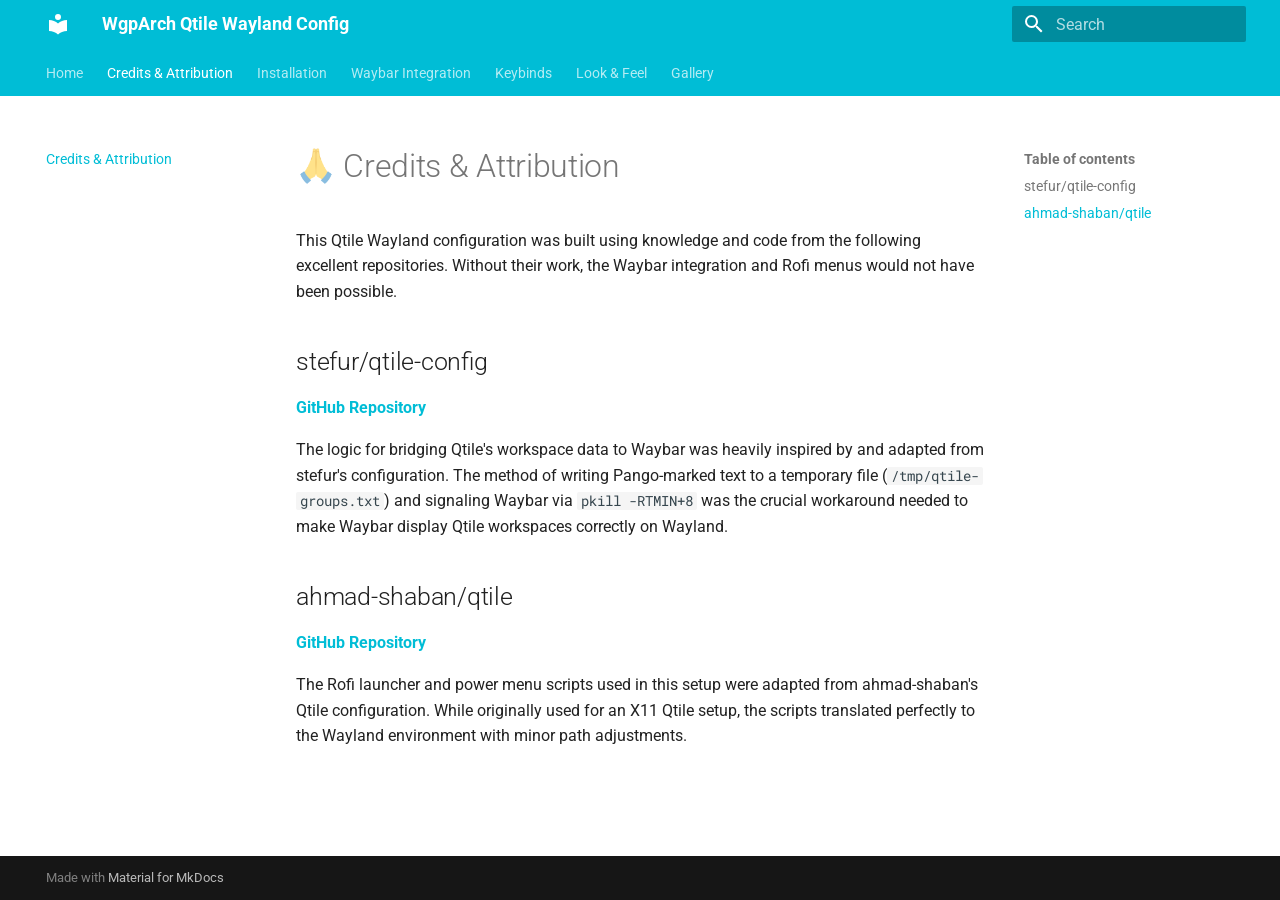
<file: credits/index.html>
<!doctype html>
<html lang="en" class="no-js">
  <head>
    
      <meta charset="utf-8">
      <meta name="viewport" content="width=device-width,initial-scale=1">
      
      
      
        <link rel="canonical" href="https://wgparch.codeberg.page/qtile-wayland/credits/">
      
      
        <link rel="prev" href="..">
      
      
        <link rel="next" href="../installation/">
      
      
        
      
      
      <link rel="icon" href="../assets/images/favicon.png">
      <meta name="generator" content="mkdocs-1.6.1, mkdocs-material-9.7.6">
    
    
      
        <title>Credits & Attribution - WgpArch Qtile Wayland Config</title>
      
    
    
      <link rel="stylesheet" href="../assets/stylesheets/main.484c7ddc.min.css">
      
        
        <link rel="stylesheet" href="../assets/stylesheets/palette.ab4e12ef.min.css">
      
      


    
    
      
    
    
      
        
        
        <link rel="preconnect" href="https://fonts.gstatic.com" crossorigin>
        <link rel="stylesheet" href="https://fonts.googleapis.com/css?family=Roboto:300,300i,400,400i,700,700i%7CRoboto+Mono:400,400i,700,700i&display=fallback">
        <style>:root{--md-text-font:"Roboto";--md-code-font:"Roboto Mono"}</style>
      
    
    
    <script>__md_scope=new URL("..",location),__md_hash=e=>[...e].reduce(((e,_)=>(e<<5)-e+_.charCodeAt(0)),0),__md_get=(e,_=localStorage,t=__md_scope)=>JSON.parse(_.getItem(t.pathname+"."+e)),__md_set=(e,_,t=localStorage,a=__md_scope)=>{try{t.setItem(a.pathname+"."+e,JSON.stringify(_))}catch(e){}}</script>
    
      

    
    
  </head>
  
  
    
    
    
    
    
    <body dir="ltr" data-md-color-scheme="default" data-md-color-primary="cyan" data-md-color-accent="light-blue">
  
    
    <input class="md-toggle" data-md-toggle="drawer" type="checkbox" id="__drawer" autocomplete="off">
    <input class="md-toggle" data-md-toggle="search" type="checkbox" id="__search" autocomplete="off">
    <label class="md-overlay" for="__drawer"></label>
    <div data-md-component="skip">
      
        
        <a href="#credits-attribution" class="md-skip">
          Skip to content
        </a>
      
    </div>
    <div data-md-component="announce">
      
    </div>
    
    
      

<header class="md-header" data-md-component="header">
  <nav class="md-header__inner md-grid" aria-label="Header">
    <a href=".." title="WgpArch Qtile Wayland Config" class="md-header__button md-logo" aria-label="WgpArch Qtile Wayland Config" data-md-component="logo">
      
  
  <svg xmlns="http://www.w3.org/2000/svg" viewBox="0 0 24 24"><path d="M12 8a3 3 0 0 0 3-3 3 3 0 0 0-3-3 3 3 0 0 0-3 3 3 3 0 0 0 3 3m0 3.54C9.64 9.35 6.5 8 3 8v11c3.5 0 6.64 1.35 9 3.54 2.36-2.19 5.5-3.54 9-3.54V8c-3.5 0-6.64 1.35-9 3.54"/></svg>

    </a>
    <label class="md-header__button md-icon" for="__drawer">
      
      <svg xmlns="http://www.w3.org/2000/svg" viewBox="0 0 24 24"><path d="M3 6h18v2H3zm0 5h18v2H3zm0 5h18v2H3z"/></svg>
    </label>
    <div class="md-header__title" data-md-component="header-title">
      <div class="md-header__ellipsis">
        <div class="md-header__topic">
          <span class="md-ellipsis">
            WgpArch Qtile Wayland Config
          </span>
        </div>
        <div class="md-header__topic" data-md-component="header-topic">
          <span class="md-ellipsis">
            
              Credits & Attribution
            
          </span>
        </div>
      </div>
    </div>
    
      
    
    
    
    
      
      
        <label class="md-header__button md-icon" for="__search">
          
          <svg xmlns="http://www.w3.org/2000/svg" viewBox="0 0 24 24"><path d="M9.5 3A6.5 6.5 0 0 1 16 9.5c0 1.61-.59 3.09-1.56 4.23l.27.27h.79l5 5-1.5 1.5-5-5v-.79l-.27-.27A6.52 6.52 0 0 1 9.5 16 6.5 6.5 0 0 1 3 9.5 6.5 6.5 0 0 1 9.5 3m0 2C7 5 5 7 5 9.5S7 14 9.5 14 14 12 14 9.5 12 5 9.5 5"/></svg>
        </label>
        <div class="md-search" data-md-component="search" role="dialog">
  <label class="md-search__overlay" for="__search"></label>
  <div class="md-search__inner" role="search">
    <form class="md-search__form" name="search">
      <input type="text" class="md-search__input" name="query" aria-label="Search" placeholder="Search" autocapitalize="off" autocorrect="off" autocomplete="off" spellcheck="false" data-md-component="search-query" required>
      <label class="md-search__icon md-icon" for="__search">
        
        <svg xmlns="http://www.w3.org/2000/svg" viewBox="0 0 24 24"><path d="M9.5 3A6.5 6.5 0 0 1 16 9.5c0 1.61-.59 3.09-1.56 4.23l.27.27h.79l5 5-1.5 1.5-5-5v-.79l-.27-.27A6.52 6.52 0 0 1 9.5 16 6.5 6.5 0 0 1 3 9.5 6.5 6.5 0 0 1 9.5 3m0 2C7 5 5 7 5 9.5S7 14 9.5 14 14 12 14 9.5 12 5 9.5 5"/></svg>
        
        <svg xmlns="http://www.w3.org/2000/svg" viewBox="0 0 24 24"><path d="M20 11v2H8l5.5 5.5-1.42 1.42L4.16 12l7.92-7.92L13.5 5.5 8 11z"/></svg>
      </label>
      <nav class="md-search__options" aria-label="Search">
        
        <button type="reset" class="md-search__icon md-icon" title="Clear" aria-label="Clear" tabindex="-1">
          
          <svg xmlns="http://www.w3.org/2000/svg" viewBox="0 0 24 24"><path d="M19 6.41 17.59 5 12 10.59 6.41 5 5 6.41 10.59 12 5 17.59 6.41 19 12 13.41 17.59 19 19 17.59 13.41 12z"/></svg>
        </button>
      </nav>
      
    </form>
    <div class="md-search__output">
      <div class="md-search__scrollwrap" tabindex="0" data-md-scrollfix>
        <div class="md-search-result" data-md-component="search-result">
          <div class="md-search-result__meta">
            Initializing search
          </div>
          <ol class="md-search-result__list" role="presentation"></ol>
        </div>
      </div>
    </div>
  </div>
</div>
      
    
    
  </nav>
  
</header>
    
    <div class="md-container" data-md-component="container">
      
      
        
          
            
<nav class="md-tabs" aria-label="Tabs" data-md-component="tabs">
  <div class="md-grid">
    <ul class="md-tabs__list">
      
        
  
  
  
  
    <li class="md-tabs__item">
      <a href=".." class="md-tabs__link">
        
  
  
    
  
  Home

      </a>
    </li>
  

      
        
  
  
  
    
  
  
    <li class="md-tabs__item md-tabs__item--active">
      <a href="./" class="md-tabs__link">
        
  
  
    
  
  Credits & Attribution

      </a>
    </li>
  

      
        
  
  
  
  
    <li class="md-tabs__item">
      <a href="../installation/" class="md-tabs__link">
        
  
  
    
  
  Installation

      </a>
    </li>
  

      
        
  
  
  
  
    <li class="md-tabs__item">
      <a href="../waybar/" class="md-tabs__link">
        
  
  
    
  
  Waybar Integration

      </a>
    </li>
  

      
        
  
  
  
  
    <li class="md-tabs__item">
      <a href="../keybinds/" class="md-tabs__link">
        
  
  
    
  
  Keybinds

      </a>
    </li>
  

      
        
  
  
  
  
    <li class="md-tabs__item">
      <a href="../theming/" class="md-tabs__link">
        
  
  
    
  
  Look & Feel

      </a>
    </li>
  

      
        
  
  
  
  
    <li class="md-tabs__item">
      <a href="../gallery/" class="md-tabs__link">
        
  
  
    
  
  Gallery

      </a>
    </li>
  

      
    </ul>
  </div>
</nav>
          
        
      
      <main class="md-main" data-md-component="main">
        <div class="md-main__inner md-grid">
          
            
              
              <div class="md-sidebar md-sidebar--primary" data-md-component="sidebar" data-md-type="navigation" >
                <div class="md-sidebar__scrollwrap">
                  <div class="md-sidebar__inner">
                    


  


<nav class="md-nav md-nav--primary md-nav--lifted" aria-label="Navigation" data-md-level="0">
  <label class="md-nav__title" for="__drawer">
    <a href=".." title="WgpArch Qtile Wayland Config" class="md-nav__button md-logo" aria-label="WgpArch Qtile Wayland Config" data-md-component="logo">
      
  
  <svg xmlns="http://www.w3.org/2000/svg" viewBox="0 0 24 24"><path d="M12 8a3 3 0 0 0 3-3 3 3 0 0 0-3-3 3 3 0 0 0-3 3 3 3 0 0 0 3 3m0 3.54C9.64 9.35 6.5 8 3 8v11c3.5 0 6.64 1.35 9 3.54 2.36-2.19 5.5-3.54 9-3.54V8c-3.5 0-6.64 1.35-9 3.54"/></svg>

    </a>
    WgpArch Qtile Wayland Config
  </label>
  
  <ul class="md-nav__list" data-md-scrollfix>
    
      
      
  
  
  
  
    <li class="md-nav__item">
      <a href=".." class="md-nav__link">
        
  
  
  <span class="md-ellipsis">
    
  
    Home
  

    
  </span>
  
  

      </a>
    </li>
  

    
      
      
  
  
    
  
  
  
    <li class="md-nav__item md-nav__item--active">
      
      <input class="md-nav__toggle md-toggle" type="checkbox" id="__toc">
      
      
        
      
      
        <label class="md-nav__link md-nav__link--active" for="__toc">
          
  
  
  <span class="md-ellipsis">
    
  
    Credits & Attribution
  

    
  </span>
  
  

          <span class="md-nav__icon md-icon"></span>
        </label>
      
      <a href="./" class="md-nav__link md-nav__link--active">
        
  
  
  <span class="md-ellipsis">
    
  
    Credits & Attribution
  

    
  </span>
  
  

      </a>
      
        

<nav class="md-nav md-nav--secondary" aria-label="Table of contents">
  
  
  
    
  
  
    <label class="md-nav__title" for="__toc">
      <span class="md-nav__icon md-icon"></span>
      Table of contents
    </label>
    <ul class="md-nav__list" data-md-component="toc" data-md-scrollfix>
      
        <li class="md-nav__item">
  <a href="#stefurqtile-config" class="md-nav__link">
    <span class="md-ellipsis">
      
        stefur/qtile-config
      
    </span>
  </a>
  
</li>
      
        <li class="md-nav__item">
  <a href="#ahmad-shabanqtile" class="md-nav__link">
    <span class="md-ellipsis">
      
        ahmad-shaban/qtile
      
    </span>
  </a>
  
</li>
      
    </ul>
  
</nav>
      
    </li>
  

    
      
      
  
  
  
  
    <li class="md-nav__item">
      <a href="../installation/" class="md-nav__link">
        
  
  
  <span class="md-ellipsis">
    
  
    Installation
  

    
  </span>
  
  

      </a>
    </li>
  

    
      
      
  
  
  
  
    <li class="md-nav__item">
      <a href="../waybar/" class="md-nav__link">
        
  
  
  <span class="md-ellipsis">
    
  
    Waybar Integration
  

    
  </span>
  
  

      </a>
    </li>
  

    
      
      
  
  
  
  
    <li class="md-nav__item">
      <a href="../keybinds/" class="md-nav__link">
        
  
  
  <span class="md-ellipsis">
    
  
    Keybinds
  

    
  </span>
  
  

      </a>
    </li>
  

    
      
      
  
  
  
  
    <li class="md-nav__item">
      <a href="../theming/" class="md-nav__link">
        
  
  
  <span class="md-ellipsis">
    
  
    Look & Feel
  

    
  </span>
  
  

      </a>
    </li>
  

    
      
      
  
  
  
  
    <li class="md-nav__item">
      <a href="../gallery/" class="md-nav__link">
        
  
  
  <span class="md-ellipsis">
    
  
    Gallery
  

    
  </span>
  
  

      </a>
    </li>
  

    
  </ul>
</nav>
                  </div>
                </div>
              </div>
            
            
              
              <div class="md-sidebar md-sidebar--secondary" data-md-component="sidebar" data-md-type="toc" >
                <div class="md-sidebar__scrollwrap">
                  <div class="md-sidebar__inner">
                    

<nav class="md-nav md-nav--secondary" aria-label="Table of contents">
  
  
  
    
  
  
    <label class="md-nav__title" for="__toc">
      <span class="md-nav__icon md-icon"></span>
      Table of contents
    </label>
    <ul class="md-nav__list" data-md-component="toc" data-md-scrollfix>
      
        <li class="md-nav__item">
  <a href="#stefurqtile-config" class="md-nav__link">
    <span class="md-ellipsis">
      
        stefur/qtile-config
      
    </span>
  </a>
  
</li>
      
        <li class="md-nav__item">
  <a href="#ahmad-shabanqtile" class="md-nav__link">
    <span class="md-ellipsis">
      
        ahmad-shaban/qtile
      
    </span>
  </a>
  
</li>
      
    </ul>
  
</nav>
                  </div>
                </div>
              </div>
            
          
          
            <div class="md-content" data-md-component="content">
              
              <article class="md-content__inner md-typeset">
                
                  



<h1 id="credits-attribution">🙏 Credits &amp; Attribution</h1>
<p>This Qtile Wayland configuration was built using knowledge and code from the following excellent repositories. Without their work, the Waybar integration and Rofi menus would not have been possible.</p>
<h2 id="stefurqtile-config">stefur/qtile-config</h2>
<p><strong><a href="https://github.com/stefur/qtile-config/blob/main/README.md">GitHub Repository</a></strong></p>
<p>The logic for bridging Qtile's workspace data to Waybar was heavily inspired by and adapted from stefur's configuration. The method of writing Pango-marked text to a temporary file (<code>/tmp/qtile-groups.txt</code>) and signaling Waybar via <code>pkill -RTMIN+8</code> was the crucial workaround needed to make Waybar display Qtile workspaces correctly on Wayland.</p>
<h2 id="ahmad-shabanqtile">ahmad-shaban/qtile</h2>
<p><strong><a href="https://github.com/ahmad-shaban/qtile">GitHub Repository</a></strong></p>
<p>The Rofi launcher and power menu scripts used in this setup were adapted from ahmad-shaban's Qtile configuration. While originally used for an X11 Qtile setup, the scripts translated perfectly to the Wayland environment with minor path adjustments.</p>












                
              </article>
            </div>
          
          
<script>var target=document.getElementById(location.hash.slice(1));target&&target.name&&(target.checked=target.name.startsWith("__tabbed_"))</script>
        </div>
        
      </main>
      
        <footer class="md-footer">
  
  <div class="md-footer-meta md-typeset">
    <div class="md-footer-meta__inner md-grid">
      <div class="md-copyright">
  
  
    Made with
    <a href="https://squidfunk.github.io/mkdocs-material/" target="_blank" rel="noopener">
      Material for MkDocs
    </a>
  
</div>
      
    </div>
  </div>
</footer>
      
    </div>
    <div class="md-dialog" data-md-component="dialog">
      <div class="md-dialog__inner md-typeset"></div>
    </div>
    
    
    
      
      
      <script id="__config" type="application/json">{"annotate": null, "base": "..", "features": ["navigation.tabs", "navigation.expand"], "search": "../assets/javascripts/workers/search.2c215733.min.js", "tags": null, "translations": {"clipboard.copied": "Copied to clipboard", "clipboard.copy": "Copy to clipboard", "search.result.more.one": "1 more on this page", "search.result.more.other": "# more on this page", "search.result.none": "No matching documents", "search.result.one": "1 matching document", "search.result.other": "# matching documents", "search.result.placeholder": "Type to start searching", "search.result.term.missing": "Missing", "select.version": "Select version"}, "version": null}</script>
    
    
      <script src="../assets/javascripts/bundle.79ae519e.min.js"></script>
      
    
  </body>
</html>
</file>
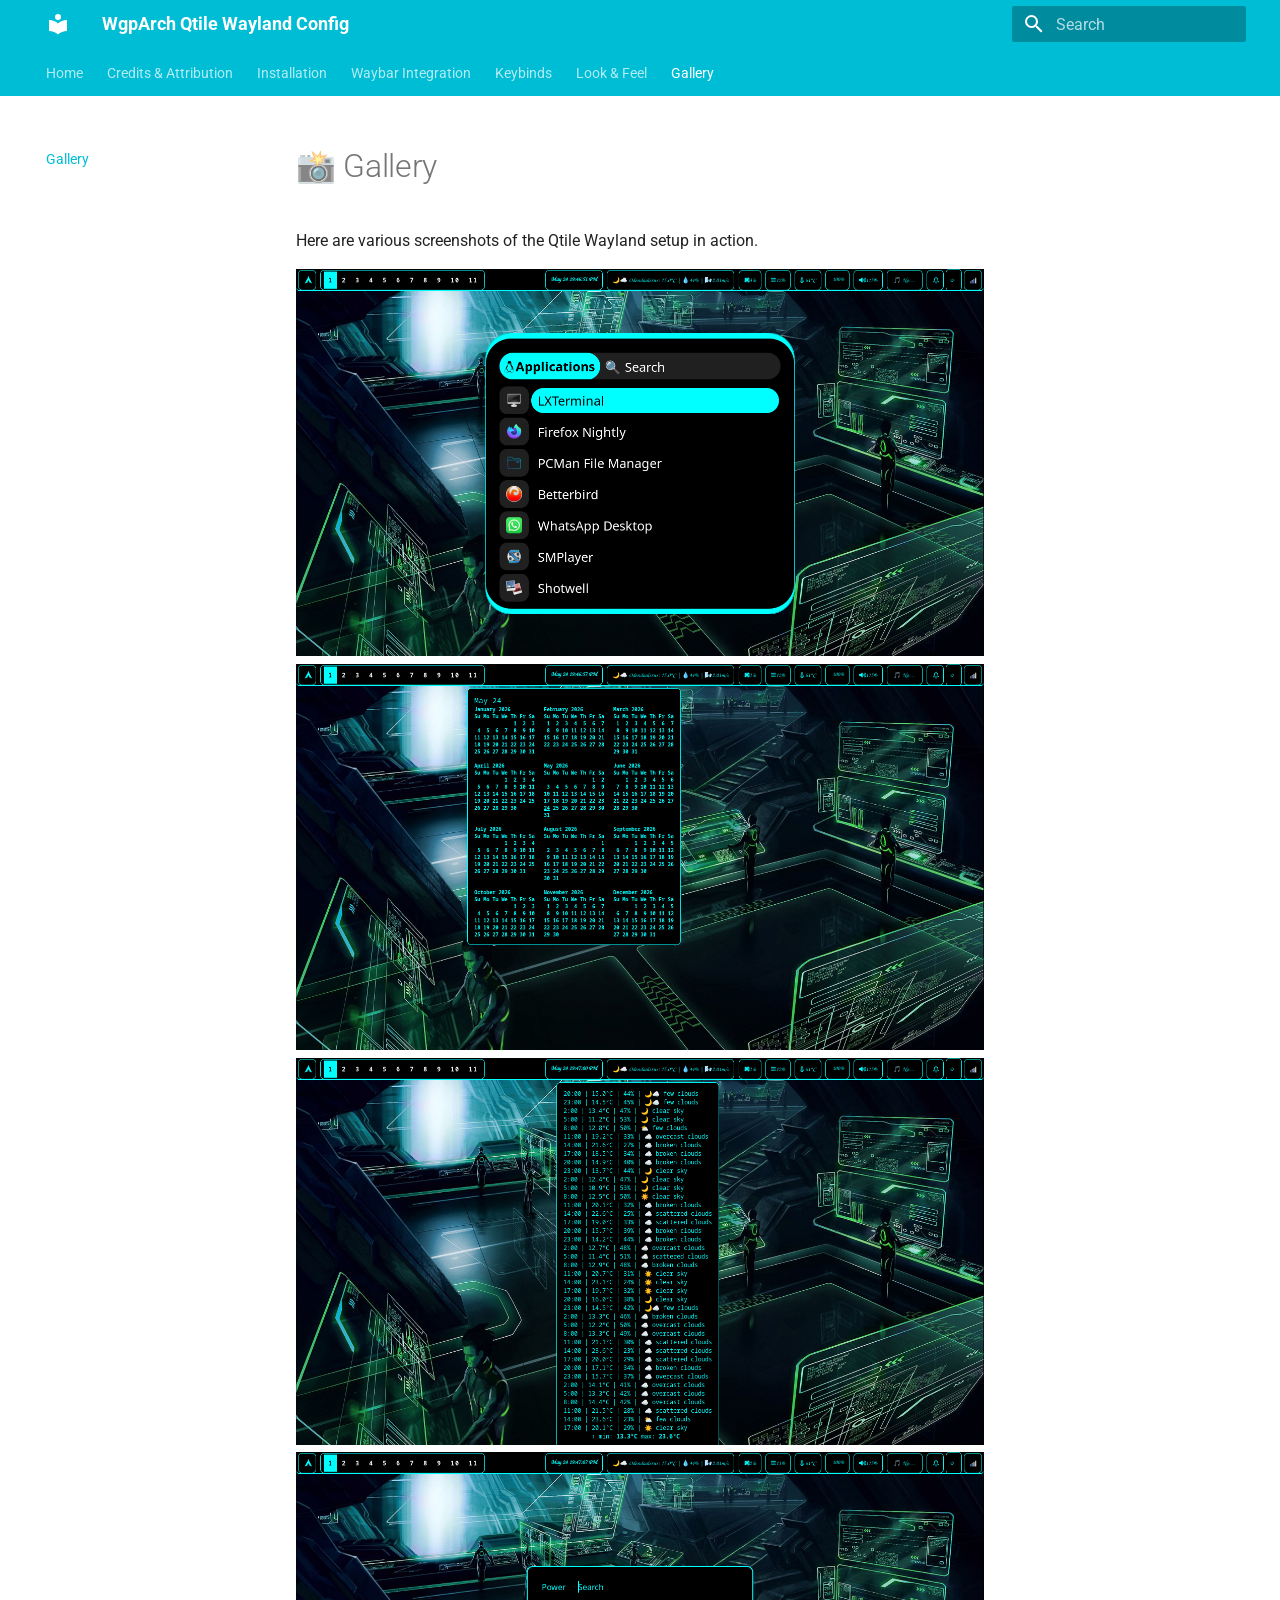
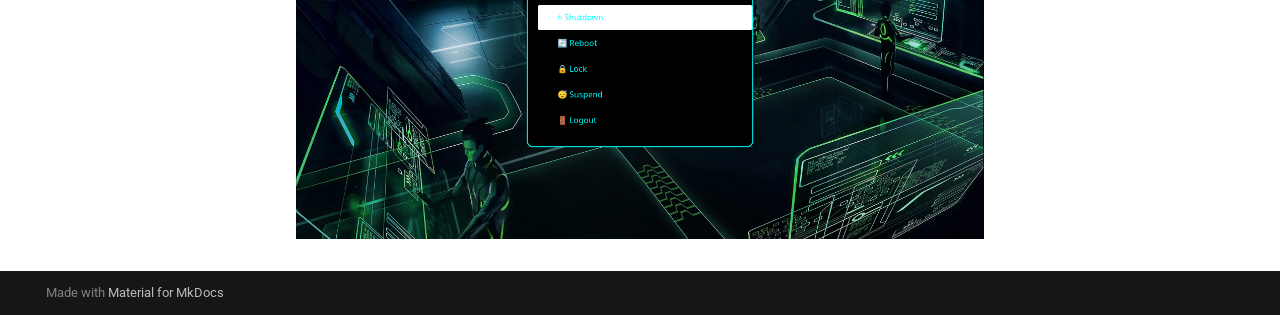
<file: gallery/index.html>
<!doctype html>
<html lang="en" class="no-js">
  <head>
    
      <meta charset="utf-8">
      <meta name="viewport" content="width=device-width,initial-scale=1">
      
      
      
        <link rel="canonical" href="https://wgparch.codeberg.page/qtile-wayland/gallery/">
      
      
        <link rel="prev" href="../theming/">
      
      
      
        
      
      
      <link rel="icon" href="../assets/images/favicon.png">
      <meta name="generator" content="mkdocs-1.6.1, mkdocs-material-9.7.6">
    
    
      
        <title>Gallery - WgpArch Qtile Wayland Config</title>
      
    
    
      <link rel="stylesheet" href="../assets/stylesheets/main.484c7ddc.min.css">
      
        
        <link rel="stylesheet" href="../assets/stylesheets/palette.ab4e12ef.min.css">
      
      


    
    
      
    
    
      
        
        
        <link rel="preconnect" href="https://fonts.gstatic.com" crossorigin>
        <link rel="stylesheet" href="https://fonts.googleapis.com/css?family=Roboto:300,300i,400,400i,700,700i%7CRoboto+Mono:400,400i,700,700i&display=fallback">
        <style>:root{--md-text-font:"Roboto";--md-code-font:"Roboto Mono"}</style>
      
    
    
    <script>__md_scope=new URL("..",location),__md_hash=e=>[...e].reduce(((e,_)=>(e<<5)-e+_.charCodeAt(0)),0),__md_get=(e,_=localStorage,t=__md_scope)=>JSON.parse(_.getItem(t.pathname+"."+e)),__md_set=(e,_,t=localStorage,a=__md_scope)=>{try{t.setItem(a.pathname+"."+e,JSON.stringify(_))}catch(e){}}</script>
    
      

    
    
  </head>
  
  
    
    
    
    
    
    <body dir="ltr" data-md-color-scheme="default" data-md-color-primary="cyan" data-md-color-accent="light-blue">
  
    
    <input class="md-toggle" data-md-toggle="drawer" type="checkbox" id="__drawer" autocomplete="off">
    <input class="md-toggle" data-md-toggle="search" type="checkbox" id="__search" autocomplete="off">
    <label class="md-overlay" for="__drawer"></label>
    <div data-md-component="skip">
      
        
        <a href="#gallery" class="md-skip">
          Skip to content
        </a>
      
    </div>
    <div data-md-component="announce">
      
    </div>
    
    
      

<header class="md-header" data-md-component="header">
  <nav class="md-header__inner md-grid" aria-label="Header">
    <a href=".." title="WgpArch Qtile Wayland Config" class="md-header__button md-logo" aria-label="WgpArch Qtile Wayland Config" data-md-component="logo">
      
  
  <svg xmlns="http://www.w3.org/2000/svg" viewBox="0 0 24 24"><path d="M12 8a3 3 0 0 0 3-3 3 3 0 0 0-3-3 3 3 0 0 0-3 3 3 3 0 0 0 3 3m0 3.54C9.64 9.35 6.5 8 3 8v11c3.5 0 6.64 1.35 9 3.54 2.36-2.19 5.5-3.54 9-3.54V8c-3.5 0-6.64 1.35-9 3.54"/></svg>

    </a>
    <label class="md-header__button md-icon" for="__drawer">
      
      <svg xmlns="http://www.w3.org/2000/svg" viewBox="0 0 24 24"><path d="M3 6h18v2H3zm0 5h18v2H3zm0 5h18v2H3z"/></svg>
    </label>
    <div class="md-header__title" data-md-component="header-title">
      <div class="md-header__ellipsis">
        <div class="md-header__topic">
          <span class="md-ellipsis">
            WgpArch Qtile Wayland Config
          </span>
        </div>
        <div class="md-header__topic" data-md-component="header-topic">
          <span class="md-ellipsis">
            
              Gallery
            
          </span>
        </div>
      </div>
    </div>
    
      
    
    
    
    
      
      
        <label class="md-header__button md-icon" for="__search">
          
          <svg xmlns="http://www.w3.org/2000/svg" viewBox="0 0 24 24"><path d="M9.5 3A6.5 6.5 0 0 1 16 9.5c0 1.61-.59 3.09-1.56 4.23l.27.27h.79l5 5-1.5 1.5-5-5v-.79l-.27-.27A6.52 6.52 0 0 1 9.5 16 6.5 6.5 0 0 1 3 9.5 6.5 6.5 0 0 1 9.5 3m0 2C7 5 5 7 5 9.5S7 14 9.5 14 14 12 14 9.5 12 5 9.5 5"/></svg>
        </label>
        <div class="md-search" data-md-component="search" role="dialog">
  <label class="md-search__overlay" for="__search"></label>
  <div class="md-search__inner" role="search">
    <form class="md-search__form" name="search">
      <input type="text" class="md-search__input" name="query" aria-label="Search" placeholder="Search" autocapitalize="off" autocorrect="off" autocomplete="off" spellcheck="false" data-md-component="search-query" required>
      <label class="md-search__icon md-icon" for="__search">
        
        <svg xmlns="http://www.w3.org/2000/svg" viewBox="0 0 24 24"><path d="M9.5 3A6.5 6.5 0 0 1 16 9.5c0 1.61-.59 3.09-1.56 4.23l.27.27h.79l5 5-1.5 1.5-5-5v-.79l-.27-.27A6.52 6.52 0 0 1 9.5 16 6.5 6.5 0 0 1 3 9.5 6.5 6.5 0 0 1 9.5 3m0 2C7 5 5 7 5 9.5S7 14 9.5 14 14 12 14 9.5 12 5 9.5 5"/></svg>
        
        <svg xmlns="http://www.w3.org/2000/svg" viewBox="0 0 24 24"><path d="M20 11v2H8l5.5 5.5-1.42 1.42L4.16 12l7.92-7.92L13.5 5.5 8 11z"/></svg>
      </label>
      <nav class="md-search__options" aria-label="Search">
        
        <button type="reset" class="md-search__icon md-icon" title="Clear" aria-label="Clear" tabindex="-1">
          
          <svg xmlns="http://www.w3.org/2000/svg" viewBox="0 0 24 24"><path d="M19 6.41 17.59 5 12 10.59 6.41 5 5 6.41 10.59 12 5 17.59 6.41 19 12 13.41 17.59 19 19 17.59 13.41 12z"/></svg>
        </button>
      </nav>
      
    </form>
    <div class="md-search__output">
      <div class="md-search__scrollwrap" tabindex="0" data-md-scrollfix>
        <div class="md-search-result" data-md-component="search-result">
          <div class="md-search-result__meta">
            Initializing search
          </div>
          <ol class="md-search-result__list" role="presentation"></ol>
        </div>
      </div>
    </div>
  </div>
</div>
      
    
    
  </nav>
  
</header>
    
    <div class="md-container" data-md-component="container">
      
      
        
          
            
<nav class="md-tabs" aria-label="Tabs" data-md-component="tabs">
  <div class="md-grid">
    <ul class="md-tabs__list">
      
        
  
  
  
  
    <li class="md-tabs__item">
      <a href=".." class="md-tabs__link">
        
  
  
    
  
  Home

      </a>
    </li>
  

      
        
  
  
  
  
    <li class="md-tabs__item">
      <a href="../credits/" class="md-tabs__link">
        
  
  
    
  
  Credits & Attribution

      </a>
    </li>
  

      
        
  
  
  
  
    <li class="md-tabs__item">
      <a href="../installation/" class="md-tabs__link">
        
  
  
    
  
  Installation

      </a>
    </li>
  

      
        
  
  
  
  
    <li class="md-tabs__item">
      <a href="../waybar/" class="md-tabs__link">
        
  
  
    
  
  Waybar Integration

      </a>
    </li>
  

      
        
  
  
  
  
    <li class="md-tabs__item">
      <a href="../keybinds/" class="md-tabs__link">
        
  
  
    
  
  Keybinds

      </a>
    </li>
  

      
        
  
  
  
  
    <li class="md-tabs__item">
      <a href="../theming/" class="md-tabs__link">
        
  
  
    
  
  Look & Feel

      </a>
    </li>
  

      
        
  
  
  
    
  
  
    <li class="md-tabs__item md-tabs__item--active">
      <a href="./" class="md-tabs__link">
        
  
  
    
  
  Gallery

      </a>
    </li>
  

      
    </ul>
  </div>
</nav>
          
        
      
      <main class="md-main" data-md-component="main">
        <div class="md-main__inner md-grid">
          
            
              
              <div class="md-sidebar md-sidebar--primary" data-md-component="sidebar" data-md-type="navigation" >
                <div class="md-sidebar__scrollwrap">
                  <div class="md-sidebar__inner">
                    


  


<nav class="md-nav md-nav--primary md-nav--lifted" aria-label="Navigation" data-md-level="0">
  <label class="md-nav__title" for="__drawer">
    <a href=".." title="WgpArch Qtile Wayland Config" class="md-nav__button md-logo" aria-label="WgpArch Qtile Wayland Config" data-md-component="logo">
      
  
  <svg xmlns="http://www.w3.org/2000/svg" viewBox="0 0 24 24"><path d="M12 8a3 3 0 0 0 3-3 3 3 0 0 0-3-3 3 3 0 0 0-3 3 3 3 0 0 0 3 3m0 3.54C9.64 9.35 6.5 8 3 8v11c3.5 0 6.64 1.35 9 3.54 2.36-2.19 5.5-3.54 9-3.54V8c-3.5 0-6.64 1.35-9 3.54"/></svg>

    </a>
    WgpArch Qtile Wayland Config
  </label>
  
  <ul class="md-nav__list" data-md-scrollfix>
    
      
      
  
  
  
  
    <li class="md-nav__item">
      <a href=".." class="md-nav__link">
        
  
  
  <span class="md-ellipsis">
    
  
    Home
  

    
  </span>
  
  

      </a>
    </li>
  

    
      
      
  
  
  
  
    <li class="md-nav__item">
      <a href="../credits/" class="md-nav__link">
        
  
  
  <span class="md-ellipsis">
    
  
    Credits & Attribution
  

    
  </span>
  
  

      </a>
    </li>
  

    
      
      
  
  
  
  
    <li class="md-nav__item">
      <a href="../installation/" class="md-nav__link">
        
  
  
  <span class="md-ellipsis">
    
  
    Installation
  

    
  </span>
  
  

      </a>
    </li>
  

    
      
      
  
  
  
  
    <li class="md-nav__item">
      <a href="../waybar/" class="md-nav__link">
        
  
  
  <span class="md-ellipsis">
    
  
    Waybar Integration
  

    
  </span>
  
  

      </a>
    </li>
  

    
      
      
  
  
  
  
    <li class="md-nav__item">
      <a href="../keybinds/" class="md-nav__link">
        
  
  
  <span class="md-ellipsis">
    
  
    Keybinds
  

    
  </span>
  
  

      </a>
    </li>
  

    
      
      
  
  
  
  
    <li class="md-nav__item">
      <a href="../theming/" class="md-nav__link">
        
  
  
  <span class="md-ellipsis">
    
  
    Look & Feel
  

    
  </span>
  
  

      </a>
    </li>
  

    
      
      
  
  
    
  
  
  
    <li class="md-nav__item md-nav__item--active">
      
      <input class="md-nav__toggle md-toggle" type="checkbox" id="__toc">
      
      
        
      
      
      <a href="./" class="md-nav__link md-nav__link--active">
        
  
  
  <span class="md-ellipsis">
    
  
    Gallery
  

    
  </span>
  
  

      </a>
      
    </li>
  

    
  </ul>
</nav>
                  </div>
                </div>
              </div>
            
            
              
              <div class="md-sidebar md-sidebar--secondary" data-md-component="sidebar" data-md-type="toc" >
                <div class="md-sidebar__scrollwrap">
                  <div class="md-sidebar__inner">
                    

<nav class="md-nav md-nav--secondary" aria-label="Table of contents">
  
  
  
    
  
  
</nav>
                  </div>
                </div>
              </div>
            
          
          
            <div class="md-content" data-md-component="content">
              
              <article class="md-content__inner md-typeset">
                
                  



<h1 id="gallery">📸 Gallery</h1>
<p>Here are various screenshots of the Qtile Wayland setup in action.</p>
<p><img alt="Screenshot 1" src="../screenshots/Screenshot_2026-05-24_19-46-51.png" />
<img alt="Screenshot 2" src="../screenshots/Screenshot_2026-05-24_19-46-57.png" />
<img alt="Screenshot 3" src="../screenshots/Screenshot_2026-05-24_19-47-00.png" />
<img alt="Screenshot 4" src="../screenshots/Screenshot_2026-05-24_19-47-07.png" /></p>












                
              </article>
            </div>
          
          
<script>var target=document.getElementById(location.hash.slice(1));target&&target.name&&(target.checked=target.name.startsWith("__tabbed_"))</script>
        </div>
        
      </main>
      
        <footer class="md-footer">
  
  <div class="md-footer-meta md-typeset">
    <div class="md-footer-meta__inner md-grid">
      <div class="md-copyright">
  
  
    Made with
    <a href="https://squidfunk.github.io/mkdocs-material/" target="_blank" rel="noopener">
      Material for MkDocs
    </a>
  
</div>
      
    </div>
  </div>
</footer>
      
    </div>
    <div class="md-dialog" data-md-component="dialog">
      <div class="md-dialog__inner md-typeset"></div>
    </div>
    
    
    
      
      
      <script id="__config" type="application/json">{"annotate": null, "base": "..", "features": ["navigation.tabs", "navigation.expand"], "search": "../assets/javascripts/workers/search.2c215733.min.js", "tags": null, "translations": {"clipboard.copied": "Copied to clipboard", "clipboard.copy": "Copy to clipboard", "search.result.more.one": "1 more on this page", "search.result.more.other": "# more on this page", "search.result.none": "No matching documents", "search.result.one": "1 matching document", "search.result.other": "# matching documents", "search.result.placeholder": "Type to start searching", "search.result.term.missing": "Missing", "select.version": "Select version"}, "version": null}</script>
    
    
      <script src="../assets/javascripts/bundle.79ae519e.min.js"></script>
      
    
  </body>
</html>
</file>
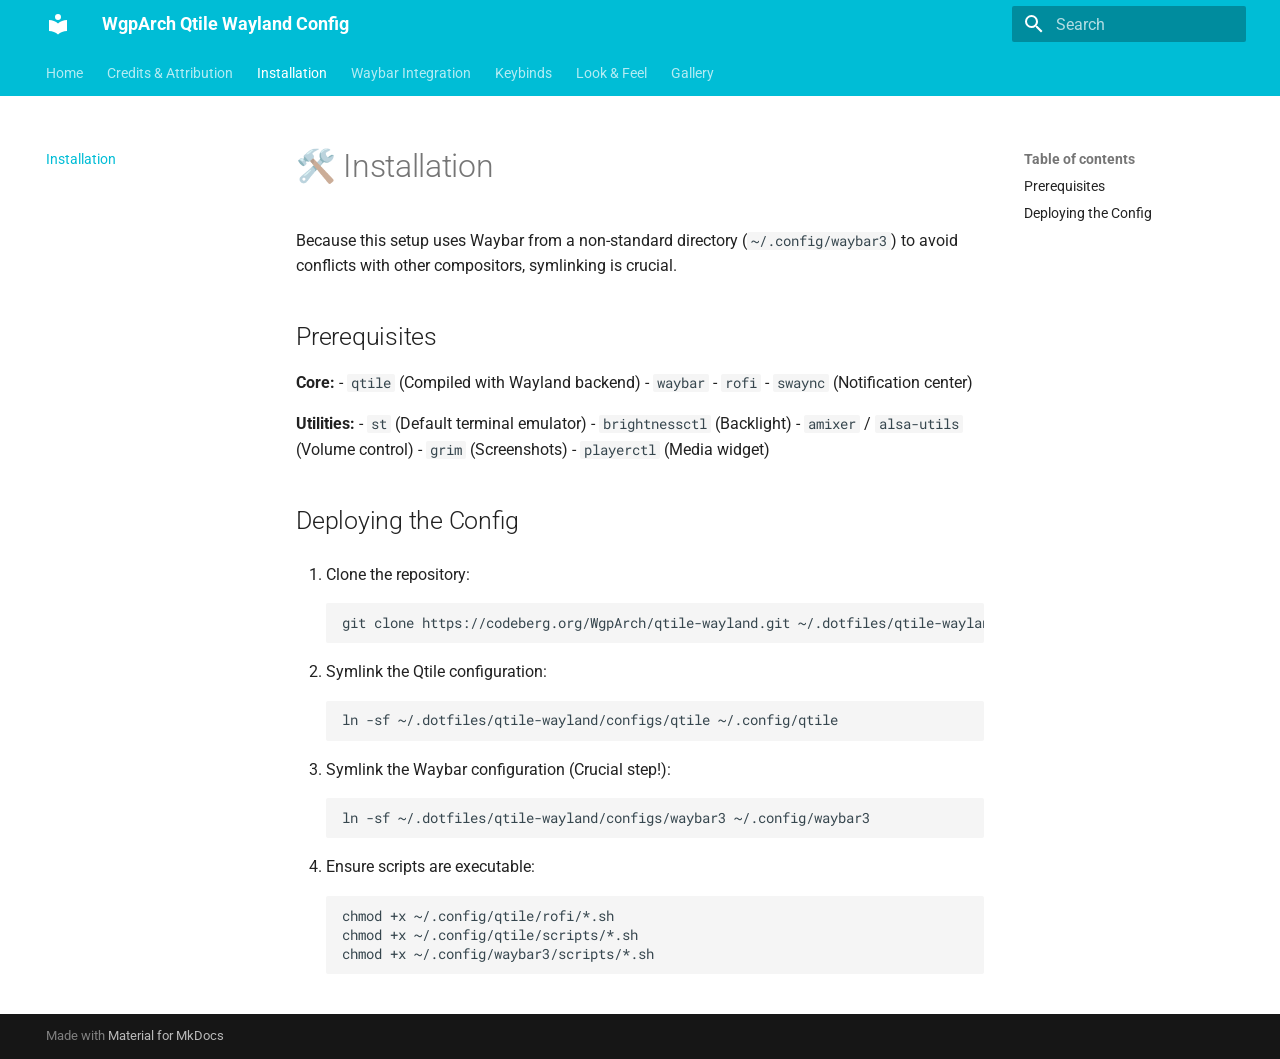
<file: installation/index.html>
<!doctype html>
<html lang="en" class="no-js">
  <head>
    
      <meta charset="utf-8">
      <meta name="viewport" content="width=device-width,initial-scale=1">
      
      
      
        <link rel="canonical" href="https://wgparch.codeberg.page/qtile-wayland/installation/">
      
      
        <link rel="prev" href="../credits/">
      
      
        <link rel="next" href="../waybar/">
      
      
        
      
      
      <link rel="icon" href="../assets/images/favicon.png">
      <meta name="generator" content="mkdocs-1.6.1, mkdocs-material-9.7.6">
    
    
      
        <title>Installation - WgpArch Qtile Wayland Config</title>
      
    
    
      <link rel="stylesheet" href="../assets/stylesheets/main.484c7ddc.min.css">
      
        
        <link rel="stylesheet" href="../assets/stylesheets/palette.ab4e12ef.min.css">
      
      


    
    
      
    
    
      
        
        
        <link rel="preconnect" href="https://fonts.gstatic.com" crossorigin>
        <link rel="stylesheet" href="https://fonts.googleapis.com/css?family=Roboto:300,300i,400,400i,700,700i%7CRoboto+Mono:400,400i,700,700i&display=fallback">
        <style>:root{--md-text-font:"Roboto";--md-code-font:"Roboto Mono"}</style>
      
    
    
    <script>__md_scope=new URL("..",location),__md_hash=e=>[...e].reduce(((e,_)=>(e<<5)-e+_.charCodeAt(0)),0),__md_get=(e,_=localStorage,t=__md_scope)=>JSON.parse(_.getItem(t.pathname+"."+e)),__md_set=(e,_,t=localStorage,a=__md_scope)=>{try{t.setItem(a.pathname+"."+e,JSON.stringify(_))}catch(e){}}</script>
    
      

    
    
  </head>
  
  
    
    
    
    
    
    <body dir="ltr" data-md-color-scheme="default" data-md-color-primary="cyan" data-md-color-accent="light-blue">
  
    
    <input class="md-toggle" data-md-toggle="drawer" type="checkbox" id="__drawer" autocomplete="off">
    <input class="md-toggle" data-md-toggle="search" type="checkbox" id="__search" autocomplete="off">
    <label class="md-overlay" for="__drawer"></label>
    <div data-md-component="skip">
      
        
        <a href="#installation" class="md-skip">
          Skip to content
        </a>
      
    </div>
    <div data-md-component="announce">
      
    </div>
    
    
      

<header class="md-header" data-md-component="header">
  <nav class="md-header__inner md-grid" aria-label="Header">
    <a href=".." title="WgpArch Qtile Wayland Config" class="md-header__button md-logo" aria-label="WgpArch Qtile Wayland Config" data-md-component="logo">
      
  
  <svg xmlns="http://www.w3.org/2000/svg" viewBox="0 0 24 24"><path d="M12 8a3 3 0 0 0 3-3 3 3 0 0 0-3-3 3 3 0 0 0-3 3 3 3 0 0 0 3 3m0 3.54C9.64 9.35 6.5 8 3 8v11c3.5 0 6.64 1.35 9 3.54 2.36-2.19 5.5-3.54 9-3.54V8c-3.5 0-6.64 1.35-9 3.54"/></svg>

    </a>
    <label class="md-header__button md-icon" for="__drawer">
      
      <svg xmlns="http://www.w3.org/2000/svg" viewBox="0 0 24 24"><path d="M3 6h18v2H3zm0 5h18v2H3zm0 5h18v2H3z"/></svg>
    </label>
    <div class="md-header__title" data-md-component="header-title">
      <div class="md-header__ellipsis">
        <div class="md-header__topic">
          <span class="md-ellipsis">
            WgpArch Qtile Wayland Config
          </span>
        </div>
        <div class="md-header__topic" data-md-component="header-topic">
          <span class="md-ellipsis">
            
              Installation
            
          </span>
        </div>
      </div>
    </div>
    
      
    
    
    
    
      
      
        <label class="md-header__button md-icon" for="__search">
          
          <svg xmlns="http://www.w3.org/2000/svg" viewBox="0 0 24 24"><path d="M9.5 3A6.5 6.5 0 0 1 16 9.5c0 1.61-.59 3.09-1.56 4.23l.27.27h.79l5 5-1.5 1.5-5-5v-.79l-.27-.27A6.52 6.52 0 0 1 9.5 16 6.5 6.5 0 0 1 3 9.5 6.5 6.5 0 0 1 9.5 3m0 2C7 5 5 7 5 9.5S7 14 9.5 14 14 12 14 9.5 12 5 9.5 5"/></svg>
        </label>
        <div class="md-search" data-md-component="search" role="dialog">
  <label class="md-search__overlay" for="__search"></label>
  <div class="md-search__inner" role="search">
    <form class="md-search__form" name="search">
      <input type="text" class="md-search__input" name="query" aria-label="Search" placeholder="Search" autocapitalize="off" autocorrect="off" autocomplete="off" spellcheck="false" data-md-component="search-query" required>
      <label class="md-search__icon md-icon" for="__search">
        
        <svg xmlns="http://www.w3.org/2000/svg" viewBox="0 0 24 24"><path d="M9.5 3A6.5 6.5 0 0 1 16 9.5c0 1.61-.59 3.09-1.56 4.23l.27.27h.79l5 5-1.5 1.5-5-5v-.79l-.27-.27A6.52 6.52 0 0 1 9.5 16 6.5 6.5 0 0 1 3 9.5 6.5 6.5 0 0 1 9.5 3m0 2C7 5 5 7 5 9.5S7 14 9.5 14 14 12 14 9.5 12 5 9.5 5"/></svg>
        
        <svg xmlns="http://www.w3.org/2000/svg" viewBox="0 0 24 24"><path d="M20 11v2H8l5.5 5.5-1.42 1.42L4.16 12l7.92-7.92L13.5 5.5 8 11z"/></svg>
      </label>
      <nav class="md-search__options" aria-label="Search">
        
        <button type="reset" class="md-search__icon md-icon" title="Clear" aria-label="Clear" tabindex="-1">
          
          <svg xmlns="http://www.w3.org/2000/svg" viewBox="0 0 24 24"><path d="M19 6.41 17.59 5 12 10.59 6.41 5 5 6.41 10.59 12 5 17.59 6.41 19 12 13.41 17.59 19 19 17.59 13.41 12z"/></svg>
        </button>
      </nav>
      
    </form>
    <div class="md-search__output">
      <div class="md-search__scrollwrap" tabindex="0" data-md-scrollfix>
        <div class="md-search-result" data-md-component="search-result">
          <div class="md-search-result__meta">
            Initializing search
          </div>
          <ol class="md-search-result__list" role="presentation"></ol>
        </div>
      </div>
    </div>
  </div>
</div>
      
    
    
  </nav>
  
</header>
    
    <div class="md-container" data-md-component="container">
      
      
        
          
            
<nav class="md-tabs" aria-label="Tabs" data-md-component="tabs">
  <div class="md-grid">
    <ul class="md-tabs__list">
      
        
  
  
  
  
    <li class="md-tabs__item">
      <a href=".." class="md-tabs__link">
        
  
  
    
  
  Home

      </a>
    </li>
  

      
        
  
  
  
  
    <li class="md-tabs__item">
      <a href="../credits/" class="md-tabs__link">
        
  
  
    
  
  Credits & Attribution

      </a>
    </li>
  

      
        
  
  
  
    
  
  
    <li class="md-tabs__item md-tabs__item--active">
      <a href="./" class="md-tabs__link">
        
  
  
    
  
  Installation

      </a>
    </li>
  

      
        
  
  
  
  
    <li class="md-tabs__item">
      <a href="../waybar/" class="md-tabs__link">
        
  
  
    
  
  Waybar Integration

      </a>
    </li>
  

      
        
  
  
  
  
    <li class="md-tabs__item">
      <a href="../keybinds/" class="md-tabs__link">
        
  
  
    
  
  Keybinds

      </a>
    </li>
  

      
        
  
  
  
  
    <li class="md-tabs__item">
      <a href="../theming/" class="md-tabs__link">
        
  
  
    
  
  Look & Feel

      </a>
    </li>
  

      
        
  
  
  
  
    <li class="md-tabs__item">
      <a href="../gallery/" class="md-tabs__link">
        
  
  
    
  
  Gallery

      </a>
    </li>
  

      
    </ul>
  </div>
</nav>
          
        
      
      <main class="md-main" data-md-component="main">
        <div class="md-main__inner md-grid">
          
            
              
              <div class="md-sidebar md-sidebar--primary" data-md-component="sidebar" data-md-type="navigation" >
                <div class="md-sidebar__scrollwrap">
                  <div class="md-sidebar__inner">
                    


  


<nav class="md-nav md-nav--primary md-nav--lifted" aria-label="Navigation" data-md-level="0">
  <label class="md-nav__title" for="__drawer">
    <a href=".." title="WgpArch Qtile Wayland Config" class="md-nav__button md-logo" aria-label="WgpArch Qtile Wayland Config" data-md-component="logo">
      
  
  <svg xmlns="http://www.w3.org/2000/svg" viewBox="0 0 24 24"><path d="M12 8a3 3 0 0 0 3-3 3 3 0 0 0-3-3 3 3 0 0 0-3 3 3 3 0 0 0 3 3m0 3.54C9.64 9.35 6.5 8 3 8v11c3.5 0 6.64 1.35 9 3.54 2.36-2.19 5.5-3.54 9-3.54V8c-3.5 0-6.64 1.35-9 3.54"/></svg>

    </a>
    WgpArch Qtile Wayland Config
  </label>
  
  <ul class="md-nav__list" data-md-scrollfix>
    
      
      
  
  
  
  
    <li class="md-nav__item">
      <a href=".." class="md-nav__link">
        
  
  
  <span class="md-ellipsis">
    
  
    Home
  

    
  </span>
  
  

      </a>
    </li>
  

    
      
      
  
  
  
  
    <li class="md-nav__item">
      <a href="../credits/" class="md-nav__link">
        
  
  
  <span class="md-ellipsis">
    
  
    Credits & Attribution
  

    
  </span>
  
  

      </a>
    </li>
  

    
      
      
  
  
    
  
  
  
    <li class="md-nav__item md-nav__item--active">
      
      <input class="md-nav__toggle md-toggle" type="checkbox" id="__toc">
      
      
        
      
      
        <label class="md-nav__link md-nav__link--active" for="__toc">
          
  
  
  <span class="md-ellipsis">
    
  
    Installation
  

    
  </span>
  
  

          <span class="md-nav__icon md-icon"></span>
        </label>
      
      <a href="./" class="md-nav__link md-nav__link--active">
        
  
  
  <span class="md-ellipsis">
    
  
    Installation
  

    
  </span>
  
  

      </a>
      
        

<nav class="md-nav md-nav--secondary" aria-label="Table of contents">
  
  
  
    
  
  
    <label class="md-nav__title" for="__toc">
      <span class="md-nav__icon md-icon"></span>
      Table of contents
    </label>
    <ul class="md-nav__list" data-md-component="toc" data-md-scrollfix>
      
        <li class="md-nav__item">
  <a href="#prerequisites" class="md-nav__link">
    <span class="md-ellipsis">
      
        Prerequisites
      
    </span>
  </a>
  
</li>
      
        <li class="md-nav__item">
  <a href="#deploying-the-config" class="md-nav__link">
    <span class="md-ellipsis">
      
        Deploying the Config
      
    </span>
  </a>
  
</li>
      
    </ul>
  
</nav>
      
    </li>
  

    
      
      
  
  
  
  
    <li class="md-nav__item">
      <a href="../waybar/" class="md-nav__link">
        
  
  
  <span class="md-ellipsis">
    
  
    Waybar Integration
  

    
  </span>
  
  

      </a>
    </li>
  

    
      
      
  
  
  
  
    <li class="md-nav__item">
      <a href="../keybinds/" class="md-nav__link">
        
  
  
  <span class="md-ellipsis">
    
  
    Keybinds
  

    
  </span>
  
  

      </a>
    </li>
  

    
      
      
  
  
  
  
    <li class="md-nav__item">
      <a href="../theming/" class="md-nav__link">
        
  
  
  <span class="md-ellipsis">
    
  
    Look & Feel
  

    
  </span>
  
  

      </a>
    </li>
  

    
      
      
  
  
  
  
    <li class="md-nav__item">
      <a href="../gallery/" class="md-nav__link">
        
  
  
  <span class="md-ellipsis">
    
  
    Gallery
  

    
  </span>
  
  

      </a>
    </li>
  

    
  </ul>
</nav>
                  </div>
                </div>
              </div>
            
            
              
              <div class="md-sidebar md-sidebar--secondary" data-md-component="sidebar" data-md-type="toc" >
                <div class="md-sidebar__scrollwrap">
                  <div class="md-sidebar__inner">
                    

<nav class="md-nav md-nav--secondary" aria-label="Table of contents">
  
  
  
    
  
  
    <label class="md-nav__title" for="__toc">
      <span class="md-nav__icon md-icon"></span>
      Table of contents
    </label>
    <ul class="md-nav__list" data-md-component="toc" data-md-scrollfix>
      
        <li class="md-nav__item">
  <a href="#prerequisites" class="md-nav__link">
    <span class="md-ellipsis">
      
        Prerequisites
      
    </span>
  </a>
  
</li>
      
        <li class="md-nav__item">
  <a href="#deploying-the-config" class="md-nav__link">
    <span class="md-ellipsis">
      
        Deploying the Config
      
    </span>
  </a>
  
</li>
      
    </ul>
  
</nav>
                  </div>
                </div>
              </div>
            
          
          
            <div class="md-content" data-md-component="content">
              
              <article class="md-content__inner md-typeset">
                
                  



<h1 id="installation">🛠️ Installation</h1>
<p>Because this setup uses Waybar from a non-standard directory (<code>~/.config/waybar3</code>) to avoid conflicts with other compositors, symlinking is crucial.</p>
<h2 id="prerequisites">Prerequisites</h2>
<p><strong>Core:</strong>
- <code>qtile</code> (Compiled with Wayland backend)
- <code>waybar</code>
- <code>rofi</code>
- <code>swaync</code> (Notification center)</p>
<p><strong>Utilities:</strong>
- <code>st</code> (Default terminal emulator)
- <code>brightnessctl</code> (Backlight)
- <code>amixer</code> / <code>alsa-utils</code> (Volume control)
- <code>grim</code> (Screenshots)
- <code>playerctl</code> (Media widget)</p>
<h2 id="deploying-the-config">Deploying the Config</h2>
<ol>
<li>
<p>Clone the repository:</p>
<pre><code>git clone https://codeberg.org/WgpArch/qtile-wayland.git ~/.dotfiles/qtile-wayland
</code></pre>
</li>
<li>
<p>Symlink the Qtile configuration:</p>
<pre><code>ln -sf ~/.dotfiles/qtile-wayland/configs/qtile ~/.config/qtile
</code></pre>
</li>
<li>
<p>Symlink the Waybar configuration (Crucial step!):</p>
<pre><code>ln -sf ~/.dotfiles/qtile-wayland/configs/waybar3 ~/.config/waybar3
</code></pre>
</li>
<li>
<p>Ensure scripts are executable:</p>
<pre><code>chmod +x ~/.config/qtile/rofi/*.sh
chmod +x ~/.config/qtile/scripts/*.sh
chmod +x ~/.config/waybar3/scripts/*.sh
</code></pre>
</li>
</ol>












                
              </article>
            </div>
          
          
<script>var target=document.getElementById(location.hash.slice(1));target&&target.name&&(target.checked=target.name.startsWith("__tabbed_"))</script>
        </div>
        
      </main>
      
        <footer class="md-footer">
  
  <div class="md-footer-meta md-typeset">
    <div class="md-footer-meta__inner md-grid">
      <div class="md-copyright">
  
  
    Made with
    <a href="https://squidfunk.github.io/mkdocs-material/" target="_blank" rel="noopener">
      Material for MkDocs
    </a>
  
</div>
      
    </div>
  </div>
</footer>
      
    </div>
    <div class="md-dialog" data-md-component="dialog">
      <div class="md-dialog__inner md-typeset"></div>
    </div>
    
    
    
      
      
      <script id="__config" type="application/json">{"annotate": null, "base": "..", "features": ["navigation.tabs", "navigation.expand"], "search": "../assets/javascripts/workers/search.2c215733.min.js", "tags": null, "translations": {"clipboard.copied": "Copied to clipboard", "clipboard.copy": "Copy to clipboard", "search.result.more.one": "1 more on this page", "search.result.more.other": "# more on this page", "search.result.none": "No matching documents", "search.result.one": "1 matching document", "search.result.other": "# matching documents", "search.result.placeholder": "Type to start searching", "search.result.term.missing": "Missing", "select.version": "Select version"}, "version": null}</script>
    
    
      <script src="../assets/javascripts/bundle.79ae519e.min.js"></script>
      
    
  </body>
</html>
</file>
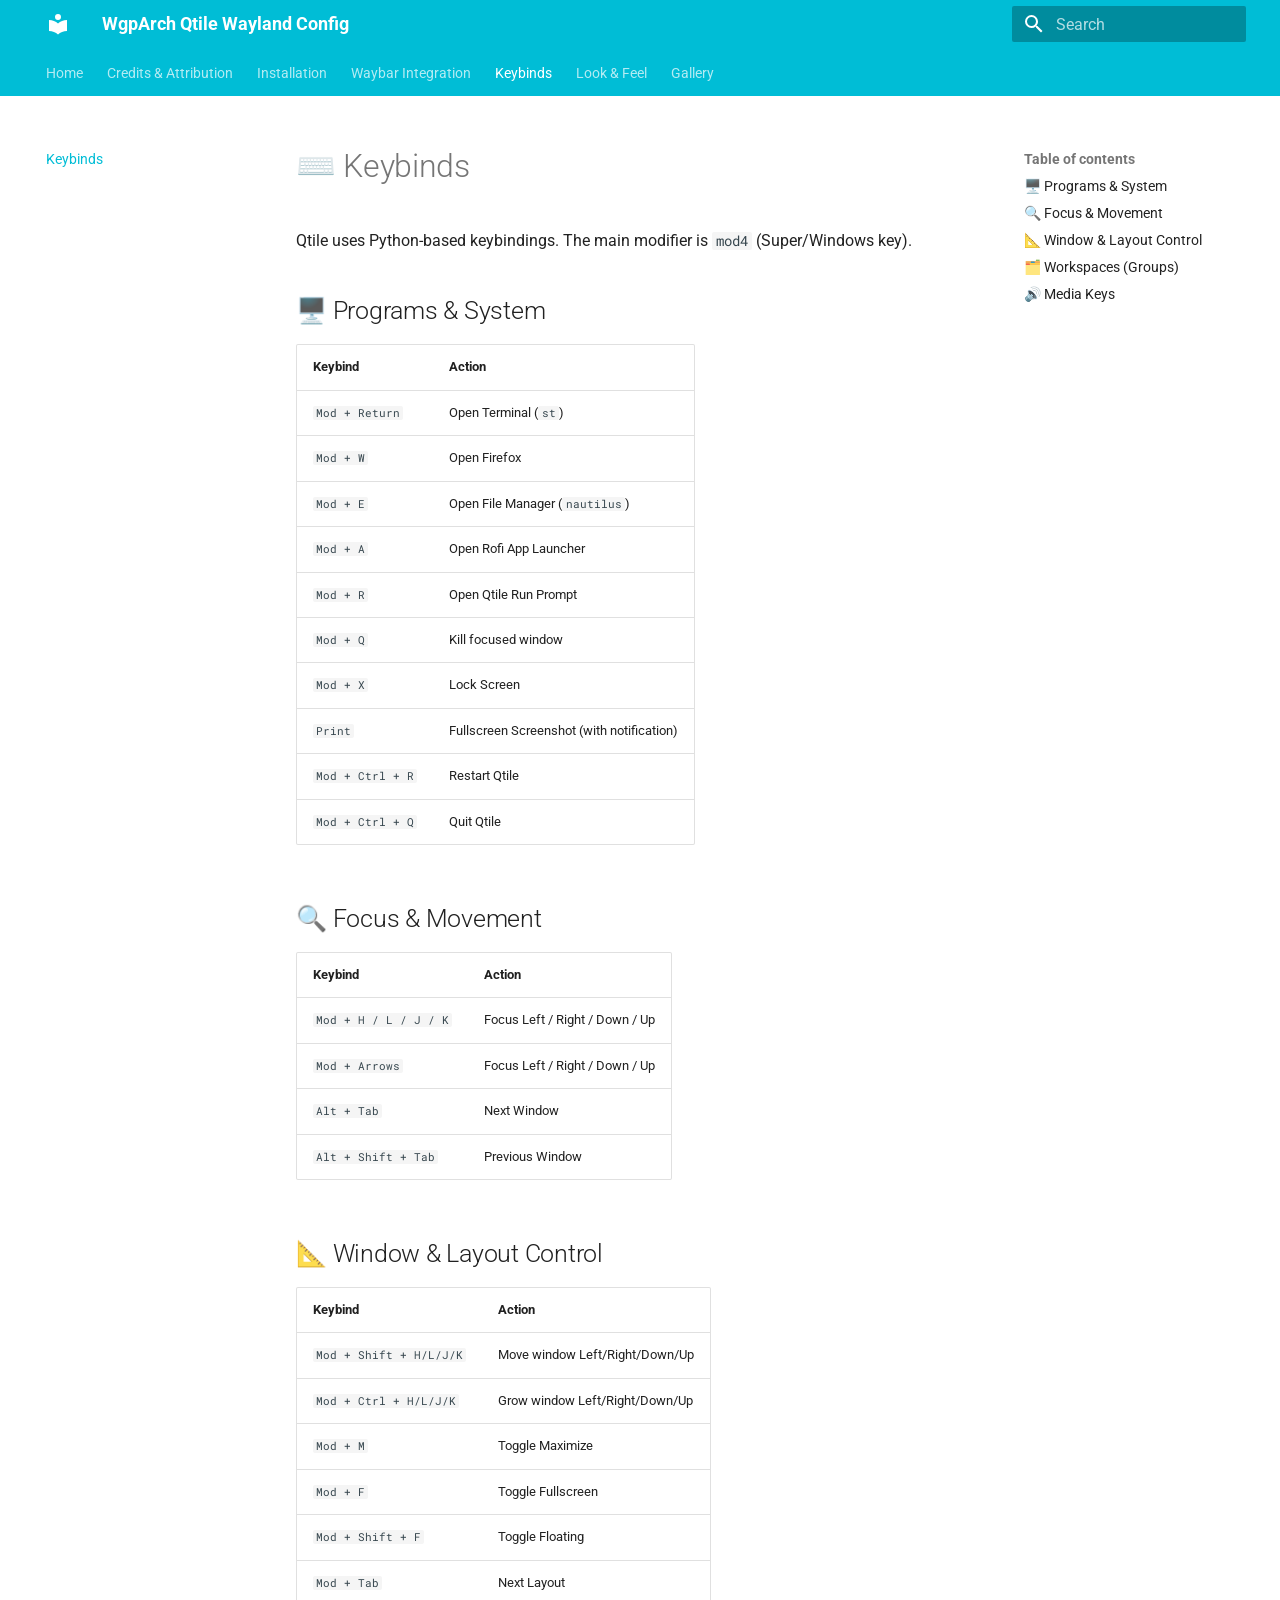
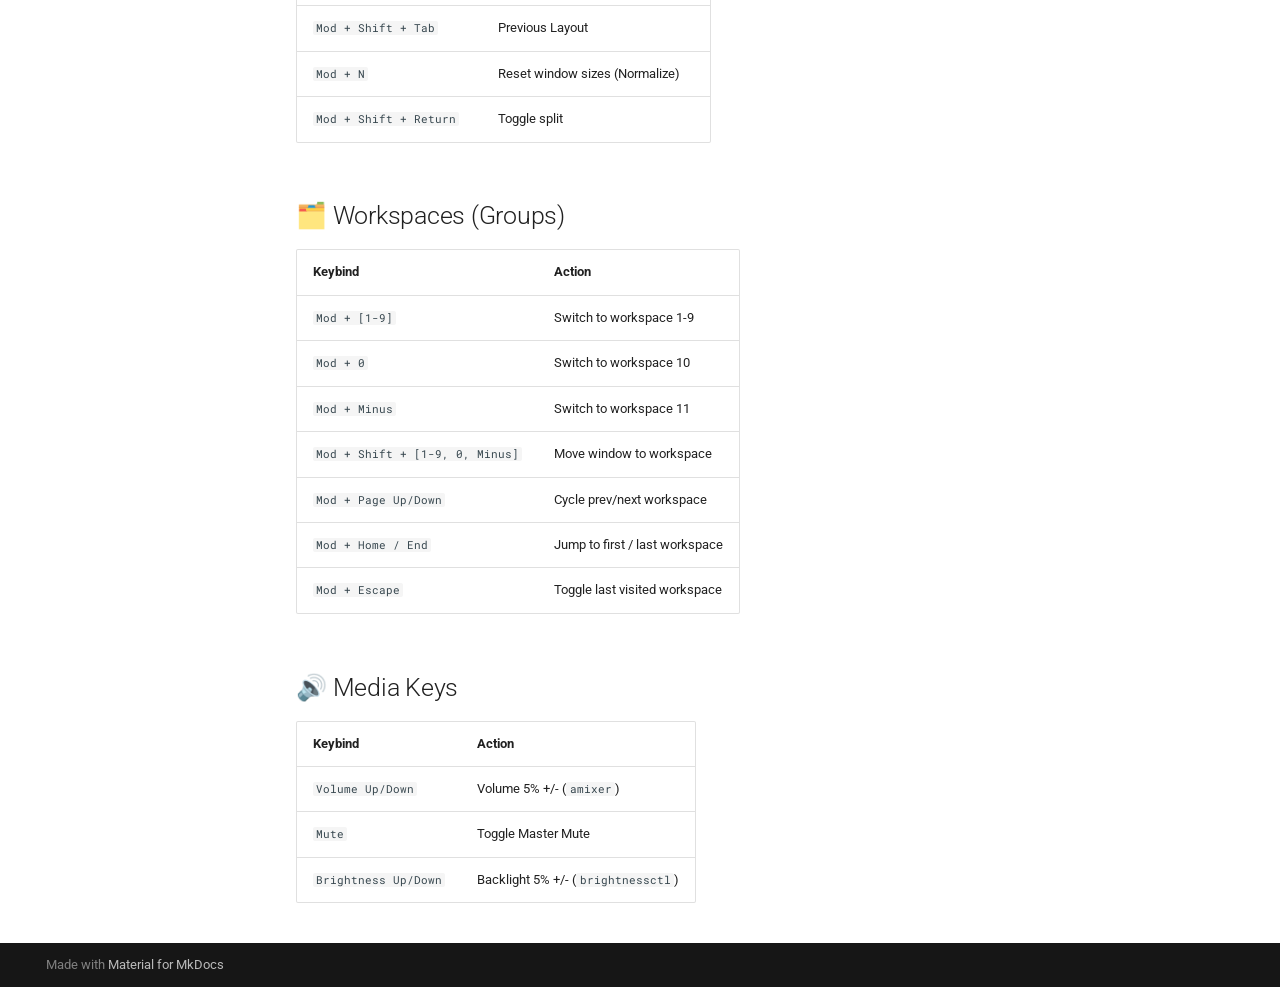
<file: keybinds/index.html>
<!doctype html>
<html lang="en" class="no-js">
  <head>
    
      <meta charset="utf-8">
      <meta name="viewport" content="width=device-width,initial-scale=1">
      
      
      
        <link rel="canonical" href="https://wgparch.codeberg.page/qtile-wayland/keybinds/">
      
      
        <link rel="prev" href="../waybar/">
      
      
        <link rel="next" href="../theming/">
      
      
        
      
      
      <link rel="icon" href="../assets/images/favicon.png">
      <meta name="generator" content="mkdocs-1.6.1, mkdocs-material-9.7.6">
    
    
      
        <title>Keybinds - WgpArch Qtile Wayland Config</title>
      
    
    
      <link rel="stylesheet" href="../assets/stylesheets/main.484c7ddc.min.css">
      
        
        <link rel="stylesheet" href="../assets/stylesheets/palette.ab4e12ef.min.css">
      
      


    
    
      
    
    
      
        
        
        <link rel="preconnect" href="https://fonts.gstatic.com" crossorigin>
        <link rel="stylesheet" href="https://fonts.googleapis.com/css?family=Roboto:300,300i,400,400i,700,700i%7CRoboto+Mono:400,400i,700,700i&display=fallback">
        <style>:root{--md-text-font:"Roboto";--md-code-font:"Roboto Mono"}</style>
      
    
    
    <script>__md_scope=new URL("..",location),__md_hash=e=>[...e].reduce(((e,_)=>(e<<5)-e+_.charCodeAt(0)),0),__md_get=(e,_=localStorage,t=__md_scope)=>JSON.parse(_.getItem(t.pathname+"."+e)),__md_set=(e,_,t=localStorage,a=__md_scope)=>{try{t.setItem(a.pathname+"."+e,JSON.stringify(_))}catch(e){}}</script>
    
      

    
    
  </head>
  
  
    
    
    
    
    
    <body dir="ltr" data-md-color-scheme="default" data-md-color-primary="cyan" data-md-color-accent="light-blue">
  
    
    <input class="md-toggle" data-md-toggle="drawer" type="checkbox" id="__drawer" autocomplete="off">
    <input class="md-toggle" data-md-toggle="search" type="checkbox" id="__search" autocomplete="off">
    <label class="md-overlay" for="__drawer"></label>
    <div data-md-component="skip">
      
        
        <a href="#keybinds" class="md-skip">
          Skip to content
        </a>
      
    </div>
    <div data-md-component="announce">
      
    </div>
    
    
      

<header class="md-header" data-md-component="header">
  <nav class="md-header__inner md-grid" aria-label="Header">
    <a href=".." title="WgpArch Qtile Wayland Config" class="md-header__button md-logo" aria-label="WgpArch Qtile Wayland Config" data-md-component="logo">
      
  
  <svg xmlns="http://www.w3.org/2000/svg" viewBox="0 0 24 24"><path d="M12 8a3 3 0 0 0 3-3 3 3 0 0 0-3-3 3 3 0 0 0-3 3 3 3 0 0 0 3 3m0 3.54C9.64 9.35 6.5 8 3 8v11c3.5 0 6.64 1.35 9 3.54 2.36-2.19 5.5-3.54 9-3.54V8c-3.5 0-6.64 1.35-9 3.54"/></svg>

    </a>
    <label class="md-header__button md-icon" for="__drawer">
      
      <svg xmlns="http://www.w3.org/2000/svg" viewBox="0 0 24 24"><path d="M3 6h18v2H3zm0 5h18v2H3zm0 5h18v2H3z"/></svg>
    </label>
    <div class="md-header__title" data-md-component="header-title">
      <div class="md-header__ellipsis">
        <div class="md-header__topic">
          <span class="md-ellipsis">
            WgpArch Qtile Wayland Config
          </span>
        </div>
        <div class="md-header__topic" data-md-component="header-topic">
          <span class="md-ellipsis">
            
              Keybinds
            
          </span>
        </div>
      </div>
    </div>
    
      
    
    
    
    
      
      
        <label class="md-header__button md-icon" for="__search">
          
          <svg xmlns="http://www.w3.org/2000/svg" viewBox="0 0 24 24"><path d="M9.5 3A6.5 6.5 0 0 1 16 9.5c0 1.61-.59 3.09-1.56 4.23l.27.27h.79l5 5-1.5 1.5-5-5v-.79l-.27-.27A6.52 6.52 0 0 1 9.5 16 6.5 6.5 0 0 1 3 9.5 6.5 6.5 0 0 1 9.5 3m0 2C7 5 5 7 5 9.5S7 14 9.5 14 14 12 14 9.5 12 5 9.5 5"/></svg>
        </label>
        <div class="md-search" data-md-component="search" role="dialog">
  <label class="md-search__overlay" for="__search"></label>
  <div class="md-search__inner" role="search">
    <form class="md-search__form" name="search">
      <input type="text" class="md-search__input" name="query" aria-label="Search" placeholder="Search" autocapitalize="off" autocorrect="off" autocomplete="off" spellcheck="false" data-md-component="search-query" required>
      <label class="md-search__icon md-icon" for="__search">
        
        <svg xmlns="http://www.w3.org/2000/svg" viewBox="0 0 24 24"><path d="M9.5 3A6.5 6.5 0 0 1 16 9.5c0 1.61-.59 3.09-1.56 4.23l.27.27h.79l5 5-1.5 1.5-5-5v-.79l-.27-.27A6.52 6.52 0 0 1 9.5 16 6.5 6.5 0 0 1 3 9.5 6.5 6.5 0 0 1 9.5 3m0 2C7 5 5 7 5 9.5S7 14 9.5 14 14 12 14 9.5 12 5 9.5 5"/></svg>
        
        <svg xmlns="http://www.w3.org/2000/svg" viewBox="0 0 24 24"><path d="M20 11v2H8l5.5 5.5-1.42 1.42L4.16 12l7.92-7.92L13.5 5.5 8 11z"/></svg>
      </label>
      <nav class="md-search__options" aria-label="Search">
        
        <button type="reset" class="md-search__icon md-icon" title="Clear" aria-label="Clear" tabindex="-1">
          
          <svg xmlns="http://www.w3.org/2000/svg" viewBox="0 0 24 24"><path d="M19 6.41 17.59 5 12 10.59 6.41 5 5 6.41 10.59 12 5 17.59 6.41 19 12 13.41 17.59 19 19 17.59 13.41 12z"/></svg>
        </button>
      </nav>
      
    </form>
    <div class="md-search__output">
      <div class="md-search__scrollwrap" tabindex="0" data-md-scrollfix>
        <div class="md-search-result" data-md-component="search-result">
          <div class="md-search-result__meta">
            Initializing search
          </div>
          <ol class="md-search-result__list" role="presentation"></ol>
        </div>
      </div>
    </div>
  </div>
</div>
      
    
    
  </nav>
  
</header>
    
    <div class="md-container" data-md-component="container">
      
      
        
          
            
<nav class="md-tabs" aria-label="Tabs" data-md-component="tabs">
  <div class="md-grid">
    <ul class="md-tabs__list">
      
        
  
  
  
  
    <li class="md-tabs__item">
      <a href=".." class="md-tabs__link">
        
  
  
    
  
  Home

      </a>
    </li>
  

      
        
  
  
  
  
    <li class="md-tabs__item">
      <a href="../credits/" class="md-tabs__link">
        
  
  
    
  
  Credits & Attribution

      </a>
    </li>
  

      
        
  
  
  
  
    <li class="md-tabs__item">
      <a href="../installation/" class="md-tabs__link">
        
  
  
    
  
  Installation

      </a>
    </li>
  

      
        
  
  
  
  
    <li class="md-tabs__item">
      <a href="../waybar/" class="md-tabs__link">
        
  
  
    
  
  Waybar Integration

      </a>
    </li>
  

      
        
  
  
  
    
  
  
    <li class="md-tabs__item md-tabs__item--active">
      <a href="./" class="md-tabs__link">
        
  
  
    
  
  Keybinds

      </a>
    </li>
  

      
        
  
  
  
  
    <li class="md-tabs__item">
      <a href="../theming/" class="md-tabs__link">
        
  
  
    
  
  Look & Feel

      </a>
    </li>
  

      
        
  
  
  
  
    <li class="md-tabs__item">
      <a href="../gallery/" class="md-tabs__link">
        
  
  
    
  
  Gallery

      </a>
    </li>
  

      
    </ul>
  </div>
</nav>
          
        
      
      <main class="md-main" data-md-component="main">
        <div class="md-main__inner md-grid">
          
            
              
              <div class="md-sidebar md-sidebar--primary" data-md-component="sidebar" data-md-type="navigation" >
                <div class="md-sidebar__scrollwrap">
                  <div class="md-sidebar__inner">
                    


  


<nav class="md-nav md-nav--primary md-nav--lifted" aria-label="Navigation" data-md-level="0">
  <label class="md-nav__title" for="__drawer">
    <a href=".." title="WgpArch Qtile Wayland Config" class="md-nav__button md-logo" aria-label="WgpArch Qtile Wayland Config" data-md-component="logo">
      
  
  <svg xmlns="http://www.w3.org/2000/svg" viewBox="0 0 24 24"><path d="M12 8a3 3 0 0 0 3-3 3 3 0 0 0-3-3 3 3 0 0 0-3 3 3 3 0 0 0 3 3m0 3.54C9.64 9.35 6.5 8 3 8v11c3.5 0 6.64 1.35 9 3.54 2.36-2.19 5.5-3.54 9-3.54V8c-3.5 0-6.64 1.35-9 3.54"/></svg>

    </a>
    WgpArch Qtile Wayland Config
  </label>
  
  <ul class="md-nav__list" data-md-scrollfix>
    
      
      
  
  
  
  
    <li class="md-nav__item">
      <a href=".." class="md-nav__link">
        
  
  
  <span class="md-ellipsis">
    
  
    Home
  

    
  </span>
  
  

      </a>
    </li>
  

    
      
      
  
  
  
  
    <li class="md-nav__item">
      <a href="../credits/" class="md-nav__link">
        
  
  
  <span class="md-ellipsis">
    
  
    Credits & Attribution
  

    
  </span>
  
  

      </a>
    </li>
  

    
      
      
  
  
  
  
    <li class="md-nav__item">
      <a href="../installation/" class="md-nav__link">
        
  
  
  <span class="md-ellipsis">
    
  
    Installation
  

    
  </span>
  
  

      </a>
    </li>
  

    
      
      
  
  
  
  
    <li class="md-nav__item">
      <a href="../waybar/" class="md-nav__link">
        
  
  
  <span class="md-ellipsis">
    
  
    Waybar Integration
  

    
  </span>
  
  

      </a>
    </li>
  

    
      
      
  
  
    
  
  
  
    <li class="md-nav__item md-nav__item--active">
      
      <input class="md-nav__toggle md-toggle" type="checkbox" id="__toc">
      
      
        
      
      
        <label class="md-nav__link md-nav__link--active" for="__toc">
          
  
  
  <span class="md-ellipsis">
    
  
    Keybinds
  

    
  </span>
  
  

          <span class="md-nav__icon md-icon"></span>
        </label>
      
      <a href="./" class="md-nav__link md-nav__link--active">
        
  
  
  <span class="md-ellipsis">
    
  
    Keybinds
  

    
  </span>
  
  

      </a>
      
        

<nav class="md-nav md-nav--secondary" aria-label="Table of contents">
  
  
  
    
  
  
    <label class="md-nav__title" for="__toc">
      <span class="md-nav__icon md-icon"></span>
      Table of contents
    </label>
    <ul class="md-nav__list" data-md-component="toc" data-md-scrollfix>
      
        <li class="md-nav__item">
  <a href="#programs-system" class="md-nav__link">
    <span class="md-ellipsis">
      
        🖥️ Programs &amp; System
      
    </span>
  </a>
  
</li>
      
        <li class="md-nav__item">
  <a href="#focus-movement" class="md-nav__link">
    <span class="md-ellipsis">
      
        🔍 Focus &amp; Movement
      
    </span>
  </a>
  
</li>
      
        <li class="md-nav__item">
  <a href="#window-layout-control" class="md-nav__link">
    <span class="md-ellipsis">
      
        📐 Window &amp; Layout Control
      
    </span>
  </a>
  
</li>
      
        <li class="md-nav__item">
  <a href="#workspaces-groups" class="md-nav__link">
    <span class="md-ellipsis">
      
        🗂️ Workspaces (Groups)
      
    </span>
  </a>
  
</li>
      
        <li class="md-nav__item">
  <a href="#media-keys" class="md-nav__link">
    <span class="md-ellipsis">
      
        🔊 Media Keys
      
    </span>
  </a>
  
</li>
      
    </ul>
  
</nav>
      
    </li>
  

    
      
      
  
  
  
  
    <li class="md-nav__item">
      <a href="../theming/" class="md-nav__link">
        
  
  
  <span class="md-ellipsis">
    
  
    Look & Feel
  

    
  </span>
  
  

      </a>
    </li>
  

    
      
      
  
  
  
  
    <li class="md-nav__item">
      <a href="../gallery/" class="md-nav__link">
        
  
  
  <span class="md-ellipsis">
    
  
    Gallery
  

    
  </span>
  
  

      </a>
    </li>
  

    
  </ul>
</nav>
                  </div>
                </div>
              </div>
            
            
              
              <div class="md-sidebar md-sidebar--secondary" data-md-component="sidebar" data-md-type="toc" >
                <div class="md-sidebar__scrollwrap">
                  <div class="md-sidebar__inner">
                    

<nav class="md-nav md-nav--secondary" aria-label="Table of contents">
  
  
  
    
  
  
    <label class="md-nav__title" for="__toc">
      <span class="md-nav__icon md-icon"></span>
      Table of contents
    </label>
    <ul class="md-nav__list" data-md-component="toc" data-md-scrollfix>
      
        <li class="md-nav__item">
  <a href="#programs-system" class="md-nav__link">
    <span class="md-ellipsis">
      
        🖥️ Programs &amp; System
      
    </span>
  </a>
  
</li>
      
        <li class="md-nav__item">
  <a href="#focus-movement" class="md-nav__link">
    <span class="md-ellipsis">
      
        🔍 Focus &amp; Movement
      
    </span>
  </a>
  
</li>
      
        <li class="md-nav__item">
  <a href="#window-layout-control" class="md-nav__link">
    <span class="md-ellipsis">
      
        📐 Window &amp; Layout Control
      
    </span>
  </a>
  
</li>
      
        <li class="md-nav__item">
  <a href="#workspaces-groups" class="md-nav__link">
    <span class="md-ellipsis">
      
        🗂️ Workspaces (Groups)
      
    </span>
  </a>
  
</li>
      
        <li class="md-nav__item">
  <a href="#media-keys" class="md-nav__link">
    <span class="md-ellipsis">
      
        🔊 Media Keys
      
    </span>
  </a>
  
</li>
      
    </ul>
  
</nav>
                  </div>
                </div>
              </div>
            
          
          
            <div class="md-content" data-md-component="content">
              
              <article class="md-content__inner md-typeset">
                
                  



<h1 id="keybinds">⌨️ Keybinds</h1>
<p>Qtile uses Python-based keybindings. The main modifier is <code>mod4</code> (Super/Windows key).</p>
<h2 id="programs-system">🖥️ Programs &amp; System</h2>
<table>
<thead>
<tr>
<th style="text-align: left;">Keybind</th>
<th style="text-align: left;">Action</th>
</tr>
</thead>
<tbody>
<tr>
<td style="text-align: left;"><code>Mod + Return</code></td>
<td style="text-align: left;">Open Terminal (<code>st</code>)</td>
</tr>
<tr>
<td style="text-align: left;"><code>Mod + W</code></td>
<td style="text-align: left;">Open Firefox</td>
</tr>
<tr>
<td style="text-align: left;"><code>Mod + E</code></td>
<td style="text-align: left;">Open File Manager (<code>nautilus</code>)</td>
</tr>
<tr>
<td style="text-align: left;"><code>Mod + A</code></td>
<td style="text-align: left;">Open Rofi App Launcher</td>
</tr>
<tr>
<td style="text-align: left;"><code>Mod + R</code></td>
<td style="text-align: left;">Open Qtile Run Prompt</td>
</tr>
<tr>
<td style="text-align: left;"><code>Mod + Q</code></td>
<td style="text-align: left;">Kill focused window</td>
</tr>
<tr>
<td style="text-align: left;"><code>Mod + X</code></td>
<td style="text-align: left;">Lock Screen</td>
</tr>
<tr>
<td style="text-align: left;"><code>Print</code></td>
<td style="text-align: left;">Fullscreen Screenshot (with notification)</td>
</tr>
<tr>
<td style="text-align: left;"><code>Mod + Ctrl + R</code></td>
<td style="text-align: left;">Restart Qtile</td>
</tr>
<tr>
<td style="text-align: left;"><code>Mod + Ctrl + Q</code></td>
<td style="text-align: left;">Quit Qtile</td>
</tr>
</tbody>
</table>
<h2 id="focus-movement">🔍 Focus &amp; Movement</h2>
<table>
<thead>
<tr>
<th style="text-align: left;">Keybind</th>
<th style="text-align: left;">Action</th>
</tr>
</thead>
<tbody>
<tr>
<td style="text-align: left;"><code>Mod + H / L / J / K</code></td>
<td style="text-align: left;">Focus Left / Right / Down / Up</td>
</tr>
<tr>
<td style="text-align: left;"><code>Mod + Arrows</code></td>
<td style="text-align: left;">Focus Left / Right / Down / Up</td>
</tr>
<tr>
<td style="text-align: left;"><code>Alt + Tab</code></td>
<td style="text-align: left;">Next Window</td>
</tr>
<tr>
<td style="text-align: left;"><code>Alt + Shift + Tab</code></td>
<td style="text-align: left;">Previous Window</td>
</tr>
</tbody>
</table>
<h2 id="window-layout-control">📐 Window &amp; Layout Control</h2>
<table>
<thead>
<tr>
<th style="text-align: left;">Keybind</th>
<th style="text-align: left;">Action</th>
</tr>
</thead>
<tbody>
<tr>
<td style="text-align: left;"><code>Mod + Shift + H/L/J/K</code></td>
<td style="text-align: left;">Move window Left/Right/Down/Up</td>
</tr>
<tr>
<td style="text-align: left;"><code>Mod + Ctrl + H/L/J/K</code></td>
<td style="text-align: left;">Grow window Left/Right/Down/Up</td>
</tr>
<tr>
<td style="text-align: left;"><code>Mod + M</code></td>
<td style="text-align: left;">Toggle Maximize</td>
</tr>
<tr>
<td style="text-align: left;"><code>Mod + F</code></td>
<td style="text-align: left;">Toggle Fullscreen</td>
</tr>
<tr>
<td style="text-align: left;"><code>Mod + Shift + F</code></td>
<td style="text-align: left;">Toggle Floating</td>
</tr>
<tr>
<td style="text-align: left;"><code>Mod + Tab</code></td>
<td style="text-align: left;">Next Layout</td>
</tr>
<tr>
<td style="text-align: left;"><code>Mod + Shift + Tab</code></td>
<td style="text-align: left;">Previous Layout</td>
</tr>
<tr>
<td style="text-align: left;"><code>Mod + N</code></td>
<td style="text-align: left;">Reset window sizes (Normalize)</td>
</tr>
<tr>
<td style="text-align: left;"><code>Mod + Shift + Return</code></td>
<td style="text-align: left;">Toggle split</td>
</tr>
</tbody>
</table>
<h2 id="workspaces-groups">🗂️ Workspaces (Groups)</h2>
<table>
<thead>
<tr>
<th style="text-align: left;">Keybind</th>
<th style="text-align: left;">Action</th>
</tr>
</thead>
<tbody>
<tr>
<td style="text-align: left;"><code>Mod + [1-9]</code></td>
<td style="text-align: left;">Switch to workspace 1-9</td>
</tr>
<tr>
<td style="text-align: left;"><code>Mod + 0</code></td>
<td style="text-align: left;">Switch to workspace 10</td>
</tr>
<tr>
<td style="text-align: left;"><code>Mod + Minus</code></td>
<td style="text-align: left;">Switch to workspace 11</td>
</tr>
<tr>
<td style="text-align: left;"><code>Mod + Shift + [1-9, 0, Minus]</code></td>
<td style="text-align: left;">Move window to workspace</td>
</tr>
<tr>
<td style="text-align: left;"><code>Mod + Page Up/Down</code></td>
<td style="text-align: left;">Cycle prev/next workspace</td>
</tr>
<tr>
<td style="text-align: left;"><code>Mod + Home / End</code></td>
<td style="text-align: left;">Jump to first / last workspace</td>
</tr>
<tr>
<td style="text-align: left;"><code>Mod + Escape</code></td>
<td style="text-align: left;">Toggle last visited workspace</td>
</tr>
</tbody>
</table>
<h2 id="media-keys">🔊 Media Keys</h2>
<table>
<thead>
<tr>
<th style="text-align: left;">Keybind</th>
<th style="text-align: left;">Action</th>
</tr>
</thead>
<tbody>
<tr>
<td style="text-align: left;"><code>Volume Up/Down</code></td>
<td style="text-align: left;">Volume 5% +/- (<code>amixer</code>)</td>
</tr>
<tr>
<td style="text-align: left;"><code>Mute</code></td>
<td style="text-align: left;">Toggle Master Mute</td>
</tr>
<tr>
<td style="text-align: left;"><code>Brightness Up/Down</code></td>
<td style="text-align: left;">Backlight 5% +/- (<code>brightnessctl</code>)</td>
</tr>
</tbody>
</table>












                
              </article>
            </div>
          
          
<script>var target=document.getElementById(location.hash.slice(1));target&&target.name&&(target.checked=target.name.startsWith("__tabbed_"))</script>
        </div>
        
      </main>
      
        <footer class="md-footer">
  
  <div class="md-footer-meta md-typeset">
    <div class="md-footer-meta__inner md-grid">
      <div class="md-copyright">
  
  
    Made with
    <a href="https://squidfunk.github.io/mkdocs-material/" target="_blank" rel="noopener">
      Material for MkDocs
    </a>
  
</div>
      
    </div>
  </div>
</footer>
      
    </div>
    <div class="md-dialog" data-md-component="dialog">
      <div class="md-dialog__inner md-typeset"></div>
    </div>
    
    
    
      
      
      <script id="__config" type="application/json">{"annotate": null, "base": "..", "features": ["navigation.tabs", "navigation.expand"], "search": "../assets/javascripts/workers/search.2c215733.min.js", "tags": null, "translations": {"clipboard.copied": "Copied to clipboard", "clipboard.copy": "Copy to clipboard", "search.result.more.one": "1 more on this page", "search.result.more.other": "# more on this page", "search.result.none": "No matching documents", "search.result.one": "1 matching document", "search.result.other": "# matching documents", "search.result.placeholder": "Type to start searching", "search.result.term.missing": "Missing", "select.version": "Select version"}, "version": null}</script>
    
    
      <script src="../assets/javascripts/bundle.79ae519e.min.js"></script>
      
    
  </body>
</html>
</file>
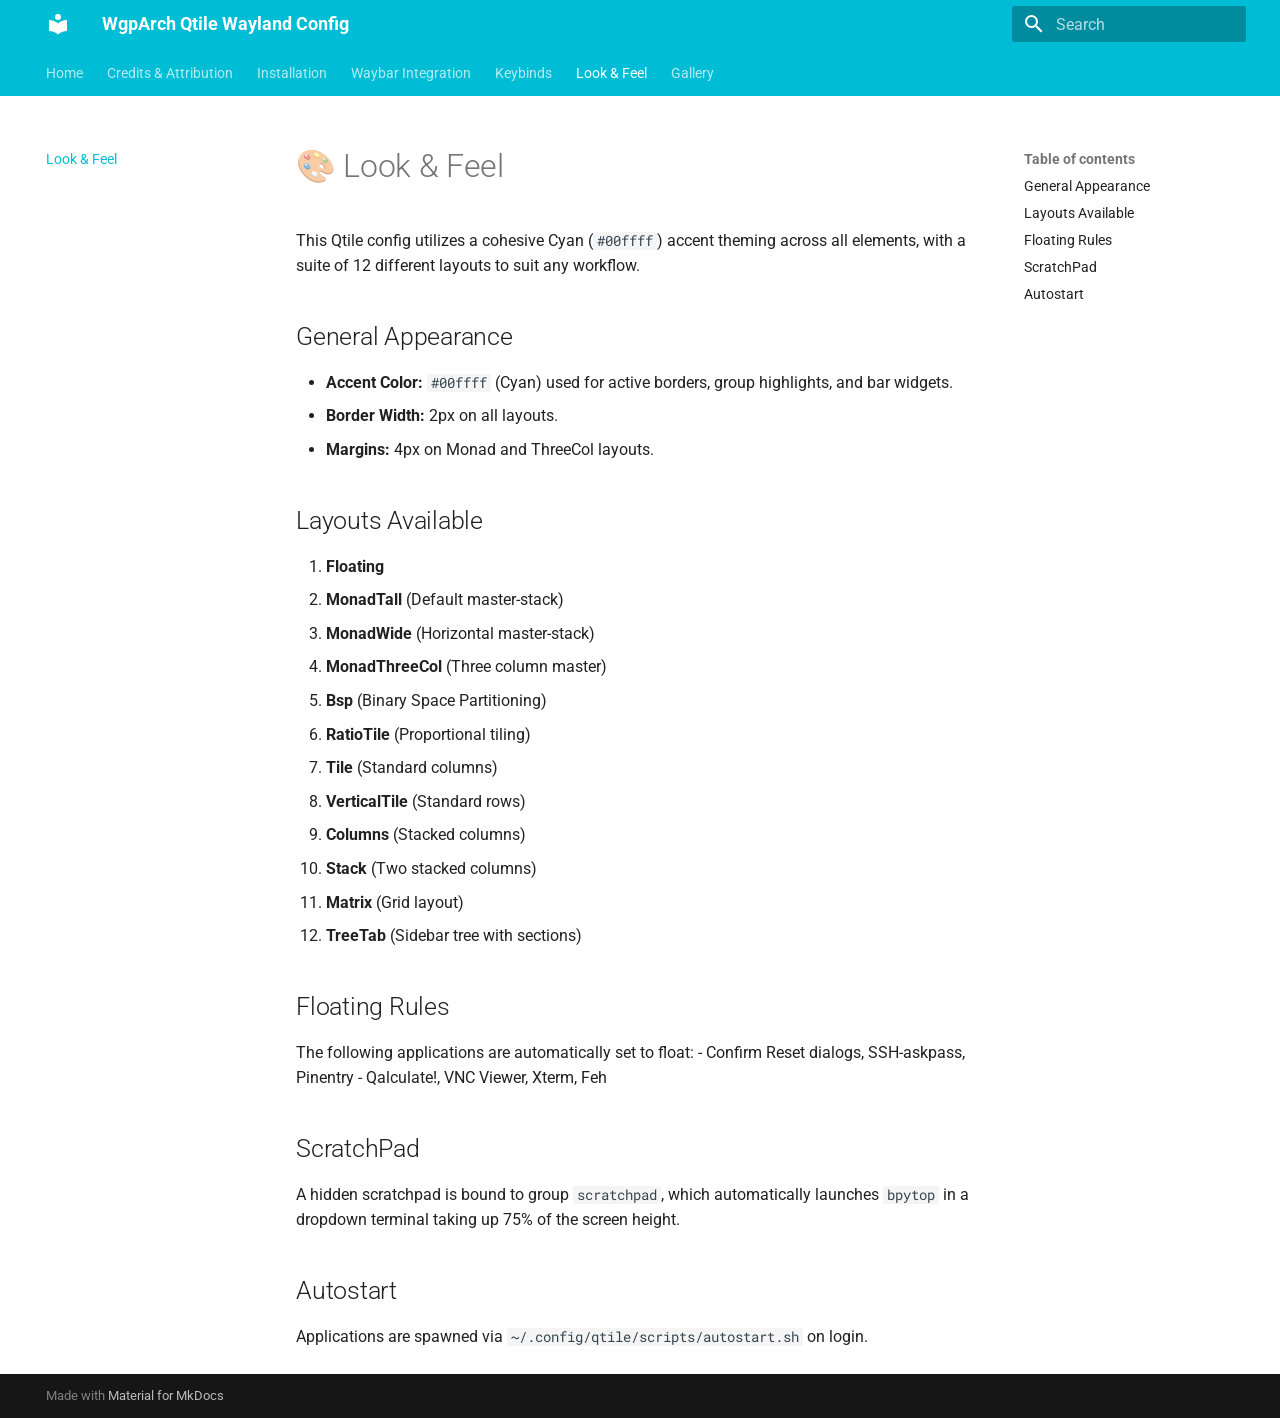
<file: theming/index.html>
<!doctype html>
<html lang="en" class="no-js">
  <head>
    
      <meta charset="utf-8">
      <meta name="viewport" content="width=device-width,initial-scale=1">
      
      
      
        <link rel="canonical" href="https://wgparch.codeberg.page/qtile-wayland/theming/">
      
      
        <link rel="prev" href="../keybinds/">
      
      
        <link rel="next" href="../gallery/">
      
      
        
      
      
      <link rel="icon" href="../assets/images/favicon.png">
      <meta name="generator" content="mkdocs-1.6.1, mkdocs-material-9.7.6">
    
    
      
        <title>Look & Feel - WgpArch Qtile Wayland Config</title>
      
    
    
      <link rel="stylesheet" href="../assets/stylesheets/main.484c7ddc.min.css">
      
        
        <link rel="stylesheet" href="../assets/stylesheets/palette.ab4e12ef.min.css">
      
      


    
    
      
    
    
      
        
        
        <link rel="preconnect" href="https://fonts.gstatic.com" crossorigin>
        <link rel="stylesheet" href="https://fonts.googleapis.com/css?family=Roboto:300,300i,400,400i,700,700i%7CRoboto+Mono:400,400i,700,700i&display=fallback">
        <style>:root{--md-text-font:"Roboto";--md-code-font:"Roboto Mono"}</style>
      
    
    
    <script>__md_scope=new URL("..",location),__md_hash=e=>[...e].reduce(((e,_)=>(e<<5)-e+_.charCodeAt(0)),0),__md_get=(e,_=localStorage,t=__md_scope)=>JSON.parse(_.getItem(t.pathname+"."+e)),__md_set=(e,_,t=localStorage,a=__md_scope)=>{try{t.setItem(a.pathname+"."+e,JSON.stringify(_))}catch(e){}}</script>
    
      

    
    
  </head>
  
  
    
    
    
    
    
    <body dir="ltr" data-md-color-scheme="default" data-md-color-primary="cyan" data-md-color-accent="light-blue">
  
    
    <input class="md-toggle" data-md-toggle="drawer" type="checkbox" id="__drawer" autocomplete="off">
    <input class="md-toggle" data-md-toggle="search" type="checkbox" id="__search" autocomplete="off">
    <label class="md-overlay" for="__drawer"></label>
    <div data-md-component="skip">
      
        
        <a href="#look-feel" class="md-skip">
          Skip to content
        </a>
      
    </div>
    <div data-md-component="announce">
      
    </div>
    
    
      

<header class="md-header" data-md-component="header">
  <nav class="md-header__inner md-grid" aria-label="Header">
    <a href=".." title="WgpArch Qtile Wayland Config" class="md-header__button md-logo" aria-label="WgpArch Qtile Wayland Config" data-md-component="logo">
      
  
  <svg xmlns="http://www.w3.org/2000/svg" viewBox="0 0 24 24"><path d="M12 8a3 3 0 0 0 3-3 3 3 0 0 0-3-3 3 3 0 0 0-3 3 3 3 0 0 0 3 3m0 3.54C9.64 9.35 6.5 8 3 8v11c3.5 0 6.64 1.35 9 3.54 2.36-2.19 5.5-3.54 9-3.54V8c-3.5 0-6.64 1.35-9 3.54"/></svg>

    </a>
    <label class="md-header__button md-icon" for="__drawer">
      
      <svg xmlns="http://www.w3.org/2000/svg" viewBox="0 0 24 24"><path d="M3 6h18v2H3zm0 5h18v2H3zm0 5h18v2H3z"/></svg>
    </label>
    <div class="md-header__title" data-md-component="header-title">
      <div class="md-header__ellipsis">
        <div class="md-header__topic">
          <span class="md-ellipsis">
            WgpArch Qtile Wayland Config
          </span>
        </div>
        <div class="md-header__topic" data-md-component="header-topic">
          <span class="md-ellipsis">
            
              Look & Feel
            
          </span>
        </div>
      </div>
    </div>
    
      
    
    
    
    
      
      
        <label class="md-header__button md-icon" for="__search">
          
          <svg xmlns="http://www.w3.org/2000/svg" viewBox="0 0 24 24"><path d="M9.5 3A6.5 6.5 0 0 1 16 9.5c0 1.61-.59 3.09-1.56 4.23l.27.27h.79l5 5-1.5 1.5-5-5v-.79l-.27-.27A6.52 6.52 0 0 1 9.5 16 6.5 6.5 0 0 1 3 9.5 6.5 6.5 0 0 1 9.5 3m0 2C7 5 5 7 5 9.5S7 14 9.5 14 14 12 14 9.5 12 5 9.5 5"/></svg>
        </label>
        <div class="md-search" data-md-component="search" role="dialog">
  <label class="md-search__overlay" for="__search"></label>
  <div class="md-search__inner" role="search">
    <form class="md-search__form" name="search">
      <input type="text" class="md-search__input" name="query" aria-label="Search" placeholder="Search" autocapitalize="off" autocorrect="off" autocomplete="off" spellcheck="false" data-md-component="search-query" required>
      <label class="md-search__icon md-icon" for="__search">
        
        <svg xmlns="http://www.w3.org/2000/svg" viewBox="0 0 24 24"><path d="M9.5 3A6.5 6.5 0 0 1 16 9.5c0 1.61-.59 3.09-1.56 4.23l.27.27h.79l5 5-1.5 1.5-5-5v-.79l-.27-.27A6.52 6.52 0 0 1 9.5 16 6.5 6.5 0 0 1 3 9.5 6.5 6.5 0 0 1 9.5 3m0 2C7 5 5 7 5 9.5S7 14 9.5 14 14 12 14 9.5 12 5 9.5 5"/></svg>
        
        <svg xmlns="http://www.w3.org/2000/svg" viewBox="0 0 24 24"><path d="M20 11v2H8l5.5 5.5-1.42 1.42L4.16 12l7.92-7.92L13.5 5.5 8 11z"/></svg>
      </label>
      <nav class="md-search__options" aria-label="Search">
        
        <button type="reset" class="md-search__icon md-icon" title="Clear" aria-label="Clear" tabindex="-1">
          
          <svg xmlns="http://www.w3.org/2000/svg" viewBox="0 0 24 24"><path d="M19 6.41 17.59 5 12 10.59 6.41 5 5 6.41 10.59 12 5 17.59 6.41 19 12 13.41 17.59 19 19 17.59 13.41 12z"/></svg>
        </button>
      </nav>
      
    </form>
    <div class="md-search__output">
      <div class="md-search__scrollwrap" tabindex="0" data-md-scrollfix>
        <div class="md-search-result" data-md-component="search-result">
          <div class="md-search-result__meta">
            Initializing search
          </div>
          <ol class="md-search-result__list" role="presentation"></ol>
        </div>
      </div>
    </div>
  </div>
</div>
      
    
    
  </nav>
  
</header>
    
    <div class="md-container" data-md-component="container">
      
      
        
          
            
<nav class="md-tabs" aria-label="Tabs" data-md-component="tabs">
  <div class="md-grid">
    <ul class="md-tabs__list">
      
        
  
  
  
  
    <li class="md-tabs__item">
      <a href=".." class="md-tabs__link">
        
  
  
    
  
  Home

      </a>
    </li>
  

      
        
  
  
  
  
    <li class="md-tabs__item">
      <a href="../credits/" class="md-tabs__link">
        
  
  
    
  
  Credits & Attribution

      </a>
    </li>
  

      
        
  
  
  
  
    <li class="md-tabs__item">
      <a href="../installation/" class="md-tabs__link">
        
  
  
    
  
  Installation

      </a>
    </li>
  

      
        
  
  
  
  
    <li class="md-tabs__item">
      <a href="../waybar/" class="md-tabs__link">
        
  
  
    
  
  Waybar Integration

      </a>
    </li>
  

      
        
  
  
  
  
    <li class="md-tabs__item">
      <a href="../keybinds/" class="md-tabs__link">
        
  
  
    
  
  Keybinds

      </a>
    </li>
  

      
        
  
  
  
    
  
  
    <li class="md-tabs__item md-tabs__item--active">
      <a href="./" class="md-tabs__link">
        
  
  
    
  
  Look & Feel

      </a>
    </li>
  

      
        
  
  
  
  
    <li class="md-tabs__item">
      <a href="../gallery/" class="md-tabs__link">
        
  
  
    
  
  Gallery

      </a>
    </li>
  

      
    </ul>
  </div>
</nav>
          
        
      
      <main class="md-main" data-md-component="main">
        <div class="md-main__inner md-grid">
          
            
              
              <div class="md-sidebar md-sidebar--primary" data-md-component="sidebar" data-md-type="navigation" >
                <div class="md-sidebar__scrollwrap">
                  <div class="md-sidebar__inner">
                    


  


<nav class="md-nav md-nav--primary md-nav--lifted" aria-label="Navigation" data-md-level="0">
  <label class="md-nav__title" for="__drawer">
    <a href=".." title="WgpArch Qtile Wayland Config" class="md-nav__button md-logo" aria-label="WgpArch Qtile Wayland Config" data-md-component="logo">
      
  
  <svg xmlns="http://www.w3.org/2000/svg" viewBox="0 0 24 24"><path d="M12 8a3 3 0 0 0 3-3 3 3 0 0 0-3-3 3 3 0 0 0-3 3 3 3 0 0 0 3 3m0 3.54C9.64 9.35 6.5 8 3 8v11c3.5 0 6.64 1.35 9 3.54 2.36-2.19 5.5-3.54 9-3.54V8c-3.5 0-6.64 1.35-9 3.54"/></svg>

    </a>
    WgpArch Qtile Wayland Config
  </label>
  
  <ul class="md-nav__list" data-md-scrollfix>
    
      
      
  
  
  
  
    <li class="md-nav__item">
      <a href=".." class="md-nav__link">
        
  
  
  <span class="md-ellipsis">
    
  
    Home
  

    
  </span>
  
  

      </a>
    </li>
  

    
      
      
  
  
  
  
    <li class="md-nav__item">
      <a href="../credits/" class="md-nav__link">
        
  
  
  <span class="md-ellipsis">
    
  
    Credits & Attribution
  

    
  </span>
  
  

      </a>
    </li>
  

    
      
      
  
  
  
  
    <li class="md-nav__item">
      <a href="../installation/" class="md-nav__link">
        
  
  
  <span class="md-ellipsis">
    
  
    Installation
  

    
  </span>
  
  

      </a>
    </li>
  

    
      
      
  
  
  
  
    <li class="md-nav__item">
      <a href="../waybar/" class="md-nav__link">
        
  
  
  <span class="md-ellipsis">
    
  
    Waybar Integration
  

    
  </span>
  
  

      </a>
    </li>
  

    
      
      
  
  
  
  
    <li class="md-nav__item">
      <a href="../keybinds/" class="md-nav__link">
        
  
  
  <span class="md-ellipsis">
    
  
    Keybinds
  

    
  </span>
  
  

      </a>
    </li>
  

    
      
      
  
  
    
  
  
  
    <li class="md-nav__item md-nav__item--active">
      
      <input class="md-nav__toggle md-toggle" type="checkbox" id="__toc">
      
      
        
      
      
        <label class="md-nav__link md-nav__link--active" for="__toc">
          
  
  
  <span class="md-ellipsis">
    
  
    Look & Feel
  

    
  </span>
  
  

          <span class="md-nav__icon md-icon"></span>
        </label>
      
      <a href="./" class="md-nav__link md-nav__link--active">
        
  
  
  <span class="md-ellipsis">
    
  
    Look & Feel
  

    
  </span>
  
  

      </a>
      
        

<nav class="md-nav md-nav--secondary" aria-label="Table of contents">
  
  
  
    
  
  
    <label class="md-nav__title" for="__toc">
      <span class="md-nav__icon md-icon"></span>
      Table of contents
    </label>
    <ul class="md-nav__list" data-md-component="toc" data-md-scrollfix>
      
        <li class="md-nav__item">
  <a href="#general-appearance" class="md-nav__link">
    <span class="md-ellipsis">
      
        General Appearance
      
    </span>
  </a>
  
</li>
      
        <li class="md-nav__item">
  <a href="#layouts-available" class="md-nav__link">
    <span class="md-ellipsis">
      
        Layouts Available
      
    </span>
  </a>
  
</li>
      
        <li class="md-nav__item">
  <a href="#floating-rules" class="md-nav__link">
    <span class="md-ellipsis">
      
        Floating Rules
      
    </span>
  </a>
  
</li>
      
        <li class="md-nav__item">
  <a href="#scratchpad" class="md-nav__link">
    <span class="md-ellipsis">
      
        ScratchPad
      
    </span>
  </a>
  
</li>
      
        <li class="md-nav__item">
  <a href="#autostart" class="md-nav__link">
    <span class="md-ellipsis">
      
        Autostart
      
    </span>
  </a>
  
</li>
      
    </ul>
  
</nav>
      
    </li>
  

    
      
      
  
  
  
  
    <li class="md-nav__item">
      <a href="../gallery/" class="md-nav__link">
        
  
  
  <span class="md-ellipsis">
    
  
    Gallery
  

    
  </span>
  
  

      </a>
    </li>
  

    
  </ul>
</nav>
                  </div>
                </div>
              </div>
            
            
              
              <div class="md-sidebar md-sidebar--secondary" data-md-component="sidebar" data-md-type="toc" >
                <div class="md-sidebar__scrollwrap">
                  <div class="md-sidebar__inner">
                    

<nav class="md-nav md-nav--secondary" aria-label="Table of contents">
  
  
  
    
  
  
    <label class="md-nav__title" for="__toc">
      <span class="md-nav__icon md-icon"></span>
      Table of contents
    </label>
    <ul class="md-nav__list" data-md-component="toc" data-md-scrollfix>
      
        <li class="md-nav__item">
  <a href="#general-appearance" class="md-nav__link">
    <span class="md-ellipsis">
      
        General Appearance
      
    </span>
  </a>
  
</li>
      
        <li class="md-nav__item">
  <a href="#layouts-available" class="md-nav__link">
    <span class="md-ellipsis">
      
        Layouts Available
      
    </span>
  </a>
  
</li>
      
        <li class="md-nav__item">
  <a href="#floating-rules" class="md-nav__link">
    <span class="md-ellipsis">
      
        Floating Rules
      
    </span>
  </a>
  
</li>
      
        <li class="md-nav__item">
  <a href="#scratchpad" class="md-nav__link">
    <span class="md-ellipsis">
      
        ScratchPad
      
    </span>
  </a>
  
</li>
      
        <li class="md-nav__item">
  <a href="#autostart" class="md-nav__link">
    <span class="md-ellipsis">
      
        Autostart
      
    </span>
  </a>
  
</li>
      
    </ul>
  
</nav>
                  </div>
                </div>
              </div>
            
          
          
            <div class="md-content" data-md-component="content">
              
              <article class="md-content__inner md-typeset">
                
                  



<h1 id="look-feel">🎨 Look &amp; Feel</h1>
<p>This Qtile config utilizes a cohesive Cyan (<code>#00ffff</code>) accent theming across all elements, with a suite of 12 different layouts to suit any workflow.</p>
<h2 id="general-appearance">General Appearance</h2>
<ul>
<li><strong>Accent Color:</strong> <code>#00ffff</code> (Cyan) used for active borders, group highlights, and bar widgets.</li>
<li><strong>Border Width:</strong> 2px on all layouts.</li>
<li><strong>Margins:</strong> 4px on Monad and ThreeCol layouts.</li>
</ul>
<h2 id="layouts-available">Layouts Available</h2>
<ol>
<li><strong>Floating</strong></li>
<li><strong>MonadTall</strong> (Default master-stack)</li>
<li><strong>MonadWide</strong> (Horizontal master-stack)</li>
<li><strong>MonadThreeCol</strong> (Three column master)</li>
<li><strong>Bsp</strong> (Binary Space Partitioning)</li>
<li><strong>RatioTile</strong> (Proportional tiling)</li>
<li><strong>Tile</strong> (Standard columns)</li>
<li><strong>VerticalTile</strong> (Standard rows)</li>
<li><strong>Columns</strong> (Stacked columns)</li>
<li><strong>Stack</strong> (Two stacked columns)</li>
<li><strong>Matrix</strong> (Grid layout)</li>
<li><strong>TreeTab</strong> (Sidebar tree with sections)</li>
</ol>
<h2 id="floating-rules">Floating Rules</h2>
<p>The following applications are automatically set to float:
- Confirm Reset dialogs, SSH-askpass, Pinentry
- Qalculate!, VNC Viewer, Xterm, Feh</p>
<h2 id="scratchpad">ScratchPad</h2>
<p>A hidden scratchpad is bound to group <code>scratchpad</code>, which automatically launches <code>bpytop</code> in a dropdown terminal taking up 75% of the screen height.</p>
<h2 id="autostart">Autostart</h2>
<p>Applications are spawned via <code>~/.config/qtile/scripts/autostart.sh</code> on login.</p>












                
              </article>
            </div>
          
          
<script>var target=document.getElementById(location.hash.slice(1));target&&target.name&&(target.checked=target.name.startsWith("__tabbed_"))</script>
        </div>
        
      </main>
      
        <footer class="md-footer">
  
  <div class="md-footer-meta md-typeset">
    <div class="md-footer-meta__inner md-grid">
      <div class="md-copyright">
  
  
    Made with
    <a href="https://squidfunk.github.io/mkdocs-material/" target="_blank" rel="noopener">
      Material for MkDocs
    </a>
  
</div>
      
    </div>
  </div>
</footer>
      
    </div>
    <div class="md-dialog" data-md-component="dialog">
      <div class="md-dialog__inner md-typeset"></div>
    </div>
    
    
    
      
      
      <script id="__config" type="application/json">{"annotate": null, "base": "..", "features": ["navigation.tabs", "navigation.expand"], "search": "../assets/javascripts/workers/search.2c215733.min.js", "tags": null, "translations": {"clipboard.copied": "Copied to clipboard", "clipboard.copy": "Copy to clipboard", "search.result.more.one": "1 more on this page", "search.result.more.other": "# more on this page", "search.result.none": "No matching documents", "search.result.one": "1 matching document", "search.result.other": "# matching documents", "search.result.placeholder": "Type to start searching", "search.result.term.missing": "Missing", "select.version": "Select version"}, "version": null}</script>
    
    
      <script src="../assets/javascripts/bundle.79ae519e.min.js"></script>
      
    
  </body>
</html>
</file>
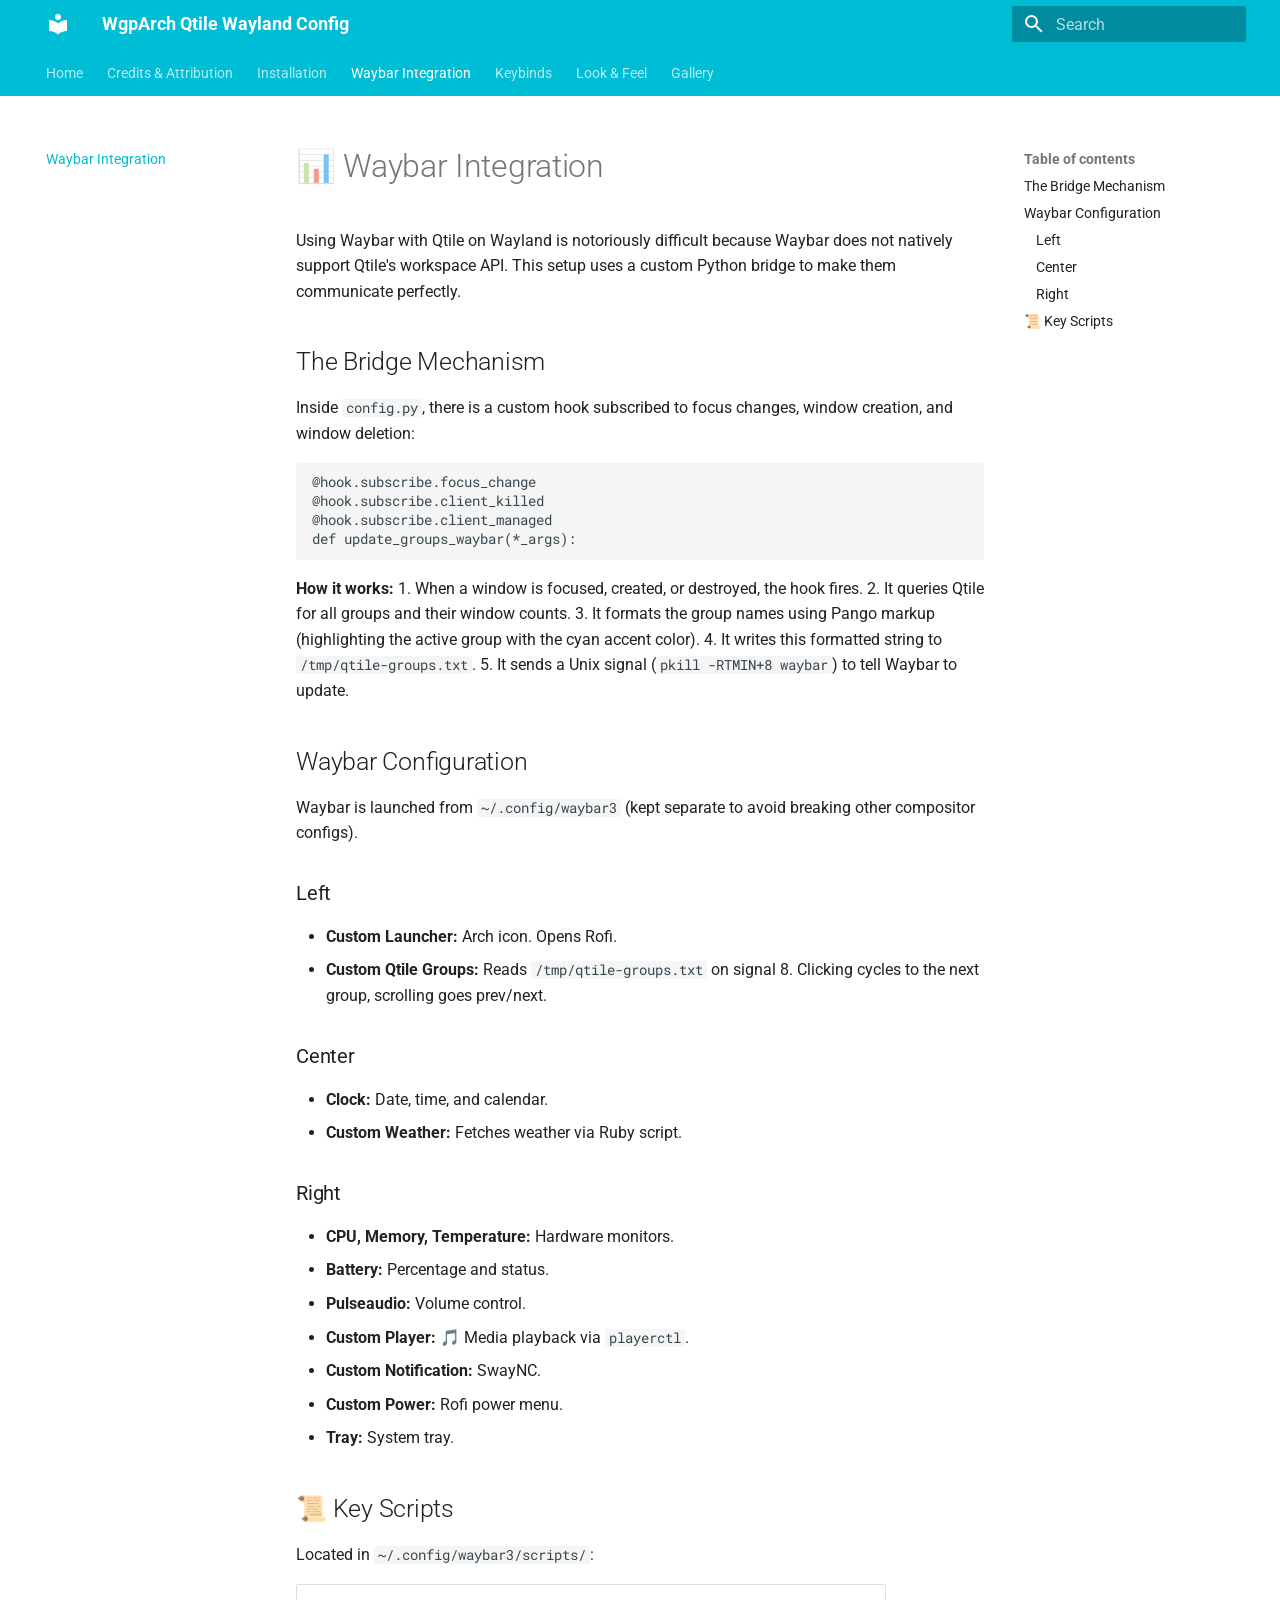
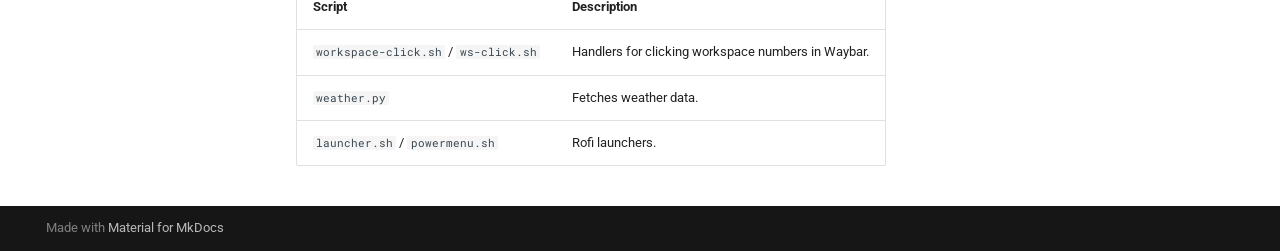
<file: waybar/index.html>
<!doctype html>
<html lang="en" class="no-js">
  <head>
    
      <meta charset="utf-8">
      <meta name="viewport" content="width=device-width,initial-scale=1">
      
      
      
        <link rel="canonical" href="https://wgparch.codeberg.page/qtile-wayland/waybar/">
      
      
        <link rel="prev" href="../installation/">
      
      
        <link rel="next" href="../keybinds/">
      
      
        
      
      
      <link rel="icon" href="../assets/images/favicon.png">
      <meta name="generator" content="mkdocs-1.6.1, mkdocs-material-9.7.6">
    
    
      
        <title>Waybar Integration - WgpArch Qtile Wayland Config</title>
      
    
    
      <link rel="stylesheet" href="../assets/stylesheets/main.484c7ddc.min.css">
      
        
        <link rel="stylesheet" href="../assets/stylesheets/palette.ab4e12ef.min.css">
      
      


    
    
      
    
    
      
        
        
        <link rel="preconnect" href="https://fonts.gstatic.com" crossorigin>
        <link rel="stylesheet" href="https://fonts.googleapis.com/css?family=Roboto:300,300i,400,400i,700,700i%7CRoboto+Mono:400,400i,700,700i&display=fallback">
        <style>:root{--md-text-font:"Roboto";--md-code-font:"Roboto Mono"}</style>
      
    
    
    <script>__md_scope=new URL("..",location),__md_hash=e=>[...e].reduce(((e,_)=>(e<<5)-e+_.charCodeAt(0)),0),__md_get=(e,_=localStorage,t=__md_scope)=>JSON.parse(_.getItem(t.pathname+"."+e)),__md_set=(e,_,t=localStorage,a=__md_scope)=>{try{t.setItem(a.pathname+"."+e,JSON.stringify(_))}catch(e){}}</script>
    
      

    
    
  </head>
  
  
    
    
    
    
    
    <body dir="ltr" data-md-color-scheme="default" data-md-color-primary="cyan" data-md-color-accent="light-blue">
  
    
    <input class="md-toggle" data-md-toggle="drawer" type="checkbox" id="__drawer" autocomplete="off">
    <input class="md-toggle" data-md-toggle="search" type="checkbox" id="__search" autocomplete="off">
    <label class="md-overlay" for="__drawer"></label>
    <div data-md-component="skip">
      
        
        <a href="#waybar-integration" class="md-skip">
          Skip to content
        </a>
      
    </div>
    <div data-md-component="announce">
      
    </div>
    
    
      

<header class="md-header" data-md-component="header">
  <nav class="md-header__inner md-grid" aria-label="Header">
    <a href=".." title="WgpArch Qtile Wayland Config" class="md-header__button md-logo" aria-label="WgpArch Qtile Wayland Config" data-md-component="logo">
      
  
  <svg xmlns="http://www.w3.org/2000/svg" viewBox="0 0 24 24"><path d="M12 8a3 3 0 0 0 3-3 3 3 0 0 0-3-3 3 3 0 0 0-3 3 3 3 0 0 0 3 3m0 3.54C9.64 9.35 6.5 8 3 8v11c3.5 0 6.64 1.35 9 3.54 2.36-2.19 5.5-3.54 9-3.54V8c-3.5 0-6.64 1.35-9 3.54"/></svg>

    </a>
    <label class="md-header__button md-icon" for="__drawer">
      
      <svg xmlns="http://www.w3.org/2000/svg" viewBox="0 0 24 24"><path d="M3 6h18v2H3zm0 5h18v2H3zm0 5h18v2H3z"/></svg>
    </label>
    <div class="md-header__title" data-md-component="header-title">
      <div class="md-header__ellipsis">
        <div class="md-header__topic">
          <span class="md-ellipsis">
            WgpArch Qtile Wayland Config
          </span>
        </div>
        <div class="md-header__topic" data-md-component="header-topic">
          <span class="md-ellipsis">
            
              Waybar Integration
            
          </span>
        </div>
      </div>
    </div>
    
      
    
    
    
    
      
      
        <label class="md-header__button md-icon" for="__search">
          
          <svg xmlns="http://www.w3.org/2000/svg" viewBox="0 0 24 24"><path d="M9.5 3A6.5 6.5 0 0 1 16 9.5c0 1.61-.59 3.09-1.56 4.23l.27.27h.79l5 5-1.5 1.5-5-5v-.79l-.27-.27A6.52 6.52 0 0 1 9.5 16 6.5 6.5 0 0 1 3 9.5 6.5 6.5 0 0 1 9.5 3m0 2C7 5 5 7 5 9.5S7 14 9.5 14 14 12 14 9.5 12 5 9.5 5"/></svg>
        </label>
        <div class="md-search" data-md-component="search" role="dialog">
  <label class="md-search__overlay" for="__search"></label>
  <div class="md-search__inner" role="search">
    <form class="md-search__form" name="search">
      <input type="text" class="md-search__input" name="query" aria-label="Search" placeholder="Search" autocapitalize="off" autocorrect="off" autocomplete="off" spellcheck="false" data-md-component="search-query" required>
      <label class="md-search__icon md-icon" for="__search">
        
        <svg xmlns="http://www.w3.org/2000/svg" viewBox="0 0 24 24"><path d="M9.5 3A6.5 6.5 0 0 1 16 9.5c0 1.61-.59 3.09-1.56 4.23l.27.27h.79l5 5-1.5 1.5-5-5v-.79l-.27-.27A6.52 6.52 0 0 1 9.5 16 6.5 6.5 0 0 1 3 9.5 6.5 6.5 0 0 1 9.5 3m0 2C7 5 5 7 5 9.5S7 14 9.5 14 14 12 14 9.5 12 5 9.5 5"/></svg>
        
        <svg xmlns="http://www.w3.org/2000/svg" viewBox="0 0 24 24"><path d="M20 11v2H8l5.5 5.5-1.42 1.42L4.16 12l7.92-7.92L13.5 5.5 8 11z"/></svg>
      </label>
      <nav class="md-search__options" aria-label="Search">
        
        <button type="reset" class="md-search__icon md-icon" title="Clear" aria-label="Clear" tabindex="-1">
          
          <svg xmlns="http://www.w3.org/2000/svg" viewBox="0 0 24 24"><path d="M19 6.41 17.59 5 12 10.59 6.41 5 5 6.41 10.59 12 5 17.59 6.41 19 12 13.41 17.59 19 19 17.59 13.41 12z"/></svg>
        </button>
      </nav>
      
    </form>
    <div class="md-search__output">
      <div class="md-search__scrollwrap" tabindex="0" data-md-scrollfix>
        <div class="md-search-result" data-md-component="search-result">
          <div class="md-search-result__meta">
            Initializing search
          </div>
          <ol class="md-search-result__list" role="presentation"></ol>
        </div>
      </div>
    </div>
  </div>
</div>
      
    
    
  </nav>
  
</header>
    
    <div class="md-container" data-md-component="container">
      
      
        
          
            
<nav class="md-tabs" aria-label="Tabs" data-md-component="tabs">
  <div class="md-grid">
    <ul class="md-tabs__list">
      
        
  
  
  
  
    <li class="md-tabs__item">
      <a href=".." class="md-tabs__link">
        
  
  
    
  
  Home

      </a>
    </li>
  

      
        
  
  
  
  
    <li class="md-tabs__item">
      <a href="../credits/" class="md-tabs__link">
        
  
  
    
  
  Credits & Attribution

      </a>
    </li>
  

      
        
  
  
  
  
    <li class="md-tabs__item">
      <a href="../installation/" class="md-tabs__link">
        
  
  
    
  
  Installation

      </a>
    </li>
  

      
        
  
  
  
    
  
  
    <li class="md-tabs__item md-tabs__item--active">
      <a href="./" class="md-tabs__link">
        
  
  
    
  
  Waybar Integration

      </a>
    </li>
  

      
        
  
  
  
  
    <li class="md-tabs__item">
      <a href="../keybinds/" class="md-tabs__link">
        
  
  
    
  
  Keybinds

      </a>
    </li>
  

      
        
  
  
  
  
    <li class="md-tabs__item">
      <a href="../theming/" class="md-tabs__link">
        
  
  
    
  
  Look & Feel

      </a>
    </li>
  

      
        
  
  
  
  
    <li class="md-tabs__item">
      <a href="../gallery/" class="md-tabs__link">
        
  
  
    
  
  Gallery

      </a>
    </li>
  

      
    </ul>
  </div>
</nav>
          
        
      
      <main class="md-main" data-md-component="main">
        <div class="md-main__inner md-grid">
          
            
              
              <div class="md-sidebar md-sidebar--primary" data-md-component="sidebar" data-md-type="navigation" >
                <div class="md-sidebar__scrollwrap">
                  <div class="md-sidebar__inner">
                    


  


<nav class="md-nav md-nav--primary md-nav--lifted" aria-label="Navigation" data-md-level="0">
  <label class="md-nav__title" for="__drawer">
    <a href=".." title="WgpArch Qtile Wayland Config" class="md-nav__button md-logo" aria-label="WgpArch Qtile Wayland Config" data-md-component="logo">
      
  
  <svg xmlns="http://www.w3.org/2000/svg" viewBox="0 0 24 24"><path d="M12 8a3 3 0 0 0 3-3 3 3 0 0 0-3-3 3 3 0 0 0-3 3 3 3 0 0 0 3 3m0 3.54C9.64 9.35 6.5 8 3 8v11c3.5 0 6.64 1.35 9 3.54 2.36-2.19 5.5-3.54 9-3.54V8c-3.5 0-6.64 1.35-9 3.54"/></svg>

    </a>
    WgpArch Qtile Wayland Config
  </label>
  
  <ul class="md-nav__list" data-md-scrollfix>
    
      
      
  
  
  
  
    <li class="md-nav__item">
      <a href=".." class="md-nav__link">
        
  
  
  <span class="md-ellipsis">
    
  
    Home
  

    
  </span>
  
  

      </a>
    </li>
  

    
      
      
  
  
  
  
    <li class="md-nav__item">
      <a href="../credits/" class="md-nav__link">
        
  
  
  <span class="md-ellipsis">
    
  
    Credits & Attribution
  

    
  </span>
  
  

      </a>
    </li>
  

    
      
      
  
  
  
  
    <li class="md-nav__item">
      <a href="../installation/" class="md-nav__link">
        
  
  
  <span class="md-ellipsis">
    
  
    Installation
  

    
  </span>
  
  

      </a>
    </li>
  

    
      
      
  
  
    
  
  
  
    <li class="md-nav__item md-nav__item--active">
      
      <input class="md-nav__toggle md-toggle" type="checkbox" id="__toc">
      
      
        
      
      
        <label class="md-nav__link md-nav__link--active" for="__toc">
          
  
  
  <span class="md-ellipsis">
    
  
    Waybar Integration
  

    
  </span>
  
  

          <span class="md-nav__icon md-icon"></span>
        </label>
      
      <a href="./" class="md-nav__link md-nav__link--active">
        
  
  
  <span class="md-ellipsis">
    
  
    Waybar Integration
  

    
  </span>
  
  

      </a>
      
        

<nav class="md-nav md-nav--secondary" aria-label="Table of contents">
  
  
  
    
  
  
    <label class="md-nav__title" for="__toc">
      <span class="md-nav__icon md-icon"></span>
      Table of contents
    </label>
    <ul class="md-nav__list" data-md-component="toc" data-md-scrollfix>
      
        <li class="md-nav__item">
  <a href="#the-bridge-mechanism" class="md-nav__link">
    <span class="md-ellipsis">
      
        The Bridge Mechanism
      
    </span>
  </a>
  
</li>
      
        <li class="md-nav__item">
  <a href="#waybar-configuration" class="md-nav__link">
    <span class="md-ellipsis">
      
        Waybar Configuration
      
    </span>
  </a>
  
    <nav class="md-nav" aria-label="Waybar Configuration">
      <ul class="md-nav__list">
        
          <li class="md-nav__item">
  <a href="#left" class="md-nav__link">
    <span class="md-ellipsis">
      
        Left
      
    </span>
  </a>
  
</li>
        
          <li class="md-nav__item">
  <a href="#center" class="md-nav__link">
    <span class="md-ellipsis">
      
        Center
      
    </span>
  </a>
  
</li>
        
          <li class="md-nav__item">
  <a href="#right" class="md-nav__link">
    <span class="md-ellipsis">
      
        Right
      
    </span>
  </a>
  
</li>
        
      </ul>
    </nav>
  
</li>
      
        <li class="md-nav__item">
  <a href="#key-scripts" class="md-nav__link">
    <span class="md-ellipsis">
      
        📜 Key Scripts
      
    </span>
  </a>
  
</li>
      
    </ul>
  
</nav>
      
    </li>
  

    
      
      
  
  
  
  
    <li class="md-nav__item">
      <a href="../keybinds/" class="md-nav__link">
        
  
  
  <span class="md-ellipsis">
    
  
    Keybinds
  

    
  </span>
  
  

      </a>
    </li>
  

    
      
      
  
  
  
  
    <li class="md-nav__item">
      <a href="../theming/" class="md-nav__link">
        
  
  
  <span class="md-ellipsis">
    
  
    Look & Feel
  

    
  </span>
  
  

      </a>
    </li>
  

    
      
      
  
  
  
  
    <li class="md-nav__item">
      <a href="../gallery/" class="md-nav__link">
        
  
  
  <span class="md-ellipsis">
    
  
    Gallery
  

    
  </span>
  
  

      </a>
    </li>
  

    
  </ul>
</nav>
                  </div>
                </div>
              </div>
            
            
              
              <div class="md-sidebar md-sidebar--secondary" data-md-component="sidebar" data-md-type="toc" >
                <div class="md-sidebar__scrollwrap">
                  <div class="md-sidebar__inner">
                    

<nav class="md-nav md-nav--secondary" aria-label="Table of contents">
  
  
  
    
  
  
    <label class="md-nav__title" for="__toc">
      <span class="md-nav__icon md-icon"></span>
      Table of contents
    </label>
    <ul class="md-nav__list" data-md-component="toc" data-md-scrollfix>
      
        <li class="md-nav__item">
  <a href="#the-bridge-mechanism" class="md-nav__link">
    <span class="md-ellipsis">
      
        The Bridge Mechanism
      
    </span>
  </a>
  
</li>
      
        <li class="md-nav__item">
  <a href="#waybar-configuration" class="md-nav__link">
    <span class="md-ellipsis">
      
        Waybar Configuration
      
    </span>
  </a>
  
    <nav class="md-nav" aria-label="Waybar Configuration">
      <ul class="md-nav__list">
        
          <li class="md-nav__item">
  <a href="#left" class="md-nav__link">
    <span class="md-ellipsis">
      
        Left
      
    </span>
  </a>
  
</li>
        
          <li class="md-nav__item">
  <a href="#center" class="md-nav__link">
    <span class="md-ellipsis">
      
        Center
      
    </span>
  </a>
  
</li>
        
          <li class="md-nav__item">
  <a href="#right" class="md-nav__link">
    <span class="md-ellipsis">
      
        Right
      
    </span>
  </a>
  
</li>
        
      </ul>
    </nav>
  
</li>
      
        <li class="md-nav__item">
  <a href="#key-scripts" class="md-nav__link">
    <span class="md-ellipsis">
      
        📜 Key Scripts
      
    </span>
  </a>
  
</li>
      
    </ul>
  
</nav>
                  </div>
                </div>
              </div>
            
          
          
            <div class="md-content" data-md-component="content">
              
              <article class="md-content__inner md-typeset">
                
                  



<h1 id="waybar-integration">📊 Waybar Integration</h1>
<p>Using Waybar with Qtile on Wayland is notoriously difficult because Waybar does not natively support Qtile's workspace API. This setup uses a custom Python bridge to make them communicate perfectly.</p>
<h2 id="the-bridge-mechanism">The Bridge Mechanism</h2>
<p>Inside <code>config.py</code>, there is a custom hook subscribed to focus changes, window creation, and window deletion:</p>
<pre><code>@hook.subscribe.focus_change
@hook.subscribe.client_killed
@hook.subscribe.client_managed
def update_groups_waybar(*_args):
</code></pre>
<p><strong>How it works:</strong>
1. When a window is focused, created, or destroyed, the hook fires.
2. It queries Qtile for all groups and their window counts.
3. It formats the group names using Pango markup (highlighting the active group with the cyan accent color).
4. It writes this formatted string to <code>/tmp/qtile-groups.txt</code>.
5. It sends a Unix signal (<code>pkill -RTMIN+8 waybar</code>) to tell Waybar to update.</p>
<h2 id="waybar-configuration">Waybar Configuration</h2>
<p>Waybar is launched from <code>~/.config/waybar3</code> (kept separate to avoid breaking other compositor configs).</p>
<h3 id="left">Left</h3>
<ul>
<li><strong>Custom Launcher:</strong> Arch icon. Opens Rofi.</li>
<li><strong>Custom Qtile Groups:</strong> Reads <code>/tmp/qtile-groups.txt</code> on signal 8. Clicking cycles to the next group, scrolling goes prev/next.</li>
</ul>
<h3 id="center">Center</h3>
<ul>
<li><strong>Clock:</strong> Date, time, and calendar.</li>
<li><strong>Custom Weather:</strong> Fetches weather via Ruby script.</li>
</ul>
<h3 id="right">Right</h3>
<ul>
<li><strong>CPU, Memory, Temperature:</strong> Hardware monitors.</li>
<li><strong>Battery:</strong> Percentage and status.</li>
<li><strong>Pulseaudio:</strong> Volume control.</li>
<li><strong>Custom Player:</strong> 🎵 Media playback via <code>playerctl</code>.</li>
<li><strong>Custom Notification:</strong> SwayNC.</li>
<li><strong>Custom Power:</strong> Rofi power menu.</li>
<li><strong>Tray:</strong> System tray.</li>
</ul>
<h2 id="key-scripts">📜 Key Scripts</h2>
<p>Located in <code>~/.config/waybar3/scripts/</code>:</p>
<table>
<thead>
<tr>
<th style="text-align: left;">Script</th>
<th style="text-align: left;">Description</th>
</tr>
</thead>
<tbody>
<tr>
<td style="text-align: left;"><code>workspace-click.sh</code> / <code>ws-click.sh</code></td>
<td style="text-align: left;">Handlers for clicking workspace numbers in Waybar.</td>
</tr>
<tr>
<td style="text-align: left;"><code>weather.py</code></td>
<td style="text-align: left;">Fetches weather data.</td>
</tr>
<tr>
<td style="text-align: left;"><code>launcher.sh</code> / <code>powermenu.sh</code></td>
<td style="text-align: left;">Rofi launchers.</td>
</tr>
</tbody>
</table>












                
              </article>
            </div>
          
          
<script>var target=document.getElementById(location.hash.slice(1));target&&target.name&&(target.checked=target.name.startsWith("__tabbed_"))</script>
        </div>
        
      </main>
      
        <footer class="md-footer">
  
  <div class="md-footer-meta md-typeset">
    <div class="md-footer-meta__inner md-grid">
      <div class="md-copyright">
  
  
    Made with
    <a href="https://squidfunk.github.io/mkdocs-material/" target="_blank" rel="noopener">
      Material for MkDocs
    </a>
  
</div>
      
    </div>
  </div>
</footer>
      
    </div>
    <div class="md-dialog" data-md-component="dialog">
      <div class="md-dialog__inner md-typeset"></div>
    </div>
    
    
    
      
      
      <script id="__config" type="application/json">{"annotate": null, "base": "..", "features": ["navigation.tabs", "navigation.expand"], "search": "../assets/javascripts/workers/search.2c215733.min.js", "tags": null, "translations": {"clipboard.copied": "Copied to clipboard", "clipboard.copy": "Copy to clipboard", "search.result.more.one": "1 more on this page", "search.result.more.other": "# more on this page", "search.result.none": "No matching documents", "search.result.one": "1 matching document", "search.result.other": "# matching documents", "search.result.placeholder": "Type to start searching", "search.result.term.missing": "Missing", "select.version": "Select version"}, "version": null}</script>
    
    
      <script src="../assets/javascripts/bundle.79ae519e.min.js"></script>
      
    
  </body>
</html>
</file>
<file: assets/stylesheets/main.484c7ddc.min.css>
@charset "UTF-8";html{-webkit-text-size-adjust:none;-moz-text-size-adjust:none;text-size-adjust:none;box-sizing:border-box}*,:after,:before{box-sizing:inherit}@media (prefers-reduced-motion){*,:after,:before{transition:none!important}}body{margin:0}a,button,input,label{-webkit-tap-highlight-color:transparent}a{color:inherit;text-decoration:none}hr{border:0;box-sizing:initial;display:block;height:.05rem;overflow:visible;padding:0}small{font-size:80%}sub,sup{line-height:1em}img{border-style:none}table{border-collapse:initial;border-spacing:0}td,th{font-weight:400;vertical-align:top}button{background:#0000;border:0;font-family:inherit;font-size:inherit;margin:0;padding:0}input{border:0;outline:none}:root{--md-primary-fg-color:#4051b5;--md-primary-fg-color--light:#5d6cc0;--md-primary-fg-color--dark:#303fa1;--md-primary-bg-color:#fff;--md-primary-bg-color--light:#ffffffb3;--md-accent-fg-color:#526cfe;--md-accent-fg-color--transparent:#526cfe1a;--md-accent-bg-color:#fff;--md-accent-bg-color--light:#ffffffb3}[data-md-color-scheme=default]{color-scheme:light}[data-md-color-scheme=default] img[src$="#gh-dark-mode-only"],[data-md-color-scheme=default] img[src$="#only-dark"]{display:none}:root,[data-md-color-scheme=default]{--md-hue:225deg;--md-default-fg-color:#000000de;--md-default-fg-color--light:#0000008a;--md-default-fg-color--lighter:#00000052;--md-default-fg-color--lightest:#00000012;--md-default-bg-color:#fff;--md-default-bg-color--light:#ffffffb3;--md-default-bg-color--lighter:#ffffff4d;--md-default-bg-color--lightest:#ffffff1f;--md-code-fg-color:#36464e;--md-code-bg-color:#f5f5f5;--md-code-bg-color--light:#f5f5f5b3;--md-code-bg-color--lighter:#f5f5f54d;--md-code-hl-color:#4287ff;--md-code-hl-color--light:#4287ff1a;--md-code-hl-number-color:#d52a2a;--md-code-hl-special-color:#db1457;--md-code-hl-function-color:#a846b9;--md-code-hl-constant-color:#6e59d9;--md-code-hl-keyword-color:#3f6ec6;--md-code-hl-string-color:#1c7d4d;--md-code-hl-name-color:var(--md-code-fg-color);--md-code-hl-operator-color:var(--md-default-fg-color--light);--md-code-hl-punctuation-color:var(--md-default-fg-color--light);--md-code-hl-comment-color:var(--md-default-fg-color--light);--md-code-hl-generic-color:var(--md-default-fg-color--light);--md-code-hl-variable-color:var(--md-default-fg-color--light);--md-typeset-color:var(--md-default-fg-color);--md-typeset-a-color:var(--md-primary-fg-color);--md-typeset-del-color:#f5503d26;--md-typeset-ins-color:#0bd57026;--md-typeset-kbd-color:#fafafa;--md-typeset-kbd-accent-color:#fff;--md-typeset-kbd-border-color:#b8b8b8;--md-typeset-mark-color:#ffff0080;--md-typeset-table-color:#0000001f;--md-typeset-table-color--light:rgba(0,0,0,.035);--md-admonition-fg-color:var(--md-default-fg-color);--md-admonition-bg-color:var(--md-default-bg-color);--md-warning-fg-color:#000000de;--md-warning-bg-color:#ff9;--md-footer-fg-color:#fff;--md-footer-fg-color--light:#ffffffb3;--md-footer-fg-color--lighter:#ffffff73;--md-footer-bg-color:#000000de;--md-footer-bg-color--dark:#00000052;--md-shadow-z1:0 0.2rem 0.5rem #0000000d,0 0 0.05rem #0000001a;--md-shadow-z2:0 0.2rem 0.5rem #0000001a,0 0 0.05rem #00000040;--md-shadow-z3:0 0.2rem 0.5rem #0003,0 0 0.05rem #00000059}.md-icon svg{fill:currentcolor;display:block;height:1.2rem;width:1.2rem}body{-webkit-font-smoothing:antialiased;-moz-osx-font-smoothing:grayscale;--md-text-font-family:var(--md-text-font,_),-apple-system,BlinkMacSystemFont,Helvetica,Arial,sans-serif;--md-code-font-family:var(--md-code-font,_),SFMono-Regular,Consolas,Menlo,monospace}aside,body,input{font-feature-settings:"kern","liga";color:var(--md-typeset-color);font-family:var(--md-text-font-family)}code,kbd,pre{font-feature-settings:"kern";font-family:var(--md-code-font-family)}:root{--md-typeset-table-sort-icon:url('data:image/svg+xml;charset=utf-8,<svg xmlns="http://www.w3.org/2000/svg" viewBox="0 0 24 24"><path d="m18 21-4-4h3V7h-3l4-4 4 4h-3v10h3M2 19v-2h10v2M2 13v-2h7v2M2 7V5h4v2z"/></svg>');--md-typeset-table-sort-icon--asc:url('data:image/svg+xml;charset=utf-8,<svg xmlns="http://www.w3.org/2000/svg" viewBox="0 0 24 24"><path d="M19 17h3l-4 4-4-4h3V3h2M2 17h10v2H2M6 5v2H2V5m0 6h7v2H2z"/></svg>');--md-typeset-table-sort-icon--desc:url('data:image/svg+xml;charset=utf-8,<svg xmlns="http://www.w3.org/2000/svg" viewBox="0 0 24 24"><path d="M19 7h3l-4-4-4 4h3v14h2M2 17h10v2H2M6 5v2H2V5m0 6h7v2H2z"/></svg>')}.md-typeset{-webkit-print-color-adjust:exact;color-adjust:exact;font-size:.8rem;line-height:1.6;overflow-wrap:break-word}@media print{.md-typeset{font-size:.68rem}}.md-typeset blockquote,.md-typeset dl,.md-typeset figure,.md-typeset ol,.md-typeset pre,.md-typeset ul{margin-bottom:1em;margin-top:1em}.md-typeset h1{color:var(--md-default-fg-color--light);font-size:2em;line-height:1.3;margin:0 0 1.25em}.md-typeset h1,.md-typeset h2{font-weight:300;letter-spacing:-.01em}.md-typeset h2{font-size:1.5625em;line-height:1.4;margin:1.6em 0 .64em}.md-typeset h3{font-size:1.25em;font-weight:400;letter-spacing:-.01em;line-height:1.5;margin:1.6em 0 .8em}.md-typeset h2+h3{margin-top:.8em}.md-typeset h4{font-weight:700;letter-spacing:-.01em;margin:1em 0}.md-typeset h5,.md-typeset h6{color:var(--md-default-fg-color--light);font-size:.8em;font-weight:700;letter-spacing:-.01em;margin:1.25em 0}.md-typeset h5{text-transform:uppercase}.md-typeset h5 code{text-transform:none}.md-typeset hr{border-bottom:.05rem solid var(--md-default-fg-color--lightest);display:flow-root;margin:1.5em 0}.md-typeset a{color:var(--md-typeset-a-color);word-break:break-word}.md-typeset a,.md-typeset a:before{transition:color 125ms}.md-typeset a:focus,.md-typeset a:hover{color:var(--md-accent-fg-color)}.md-typeset a:focus code,.md-typeset a:hover code{background-color:var(--md-accent-fg-color--transparent);color:var(--md-accent-fg-color)}.md-typeset a code{color:var(--md-typeset-a-color)}.md-typeset a.focus-visible{outline-color:var(--md-accent-fg-color);outline-offset:.2rem}.md-typeset code,.md-typeset kbd,.md-typeset pre{color:var(--md-code-fg-color);direction:ltr;font-variant-ligatures:none;transition:background-color 125ms}@media print{.md-typeset code,.md-typeset kbd,.md-typeset pre{white-space:pre-wrap}}.md-typeset code{background-color:var(--md-code-bg-color);border-radius:.1rem;-webkit-box-decoration-break:clone;box-decoration-break:clone;font-size:.85em;padding:0 .2941176471em;transition:color 125ms,background-color 125ms;word-break:break-word}.md-typeset code:not(.focus-visible){-webkit-tap-highlight-color:transparent;outline:none}.md-typeset pre{display:flow-root;line-height:1.4;position:relative}.md-typeset pre>code{-webkit-box-decoration-break:slice;box-decoration-break:slice;box-shadow:none;display:block;margin:0;outline-color:var(--md-accent-fg-color);overflow:auto;padding:.7720588235em 1.1764705882em;scrollbar-color:var(--md-default-fg-color--lighter) #0000;scrollbar-width:thin;touch-action:auto;word-break:normal}.md-typeset pre>code:hover{scrollbar-color:var(--md-accent-fg-color) #0000}.md-typeset pre>code::-webkit-scrollbar{height:.2rem;width:.2rem}.md-typeset pre>code::-webkit-scrollbar-thumb{background-color:var(--md-default-fg-color--lighter)}.md-typeset pre>code::-webkit-scrollbar-thumb:hover{background-color:var(--md-accent-fg-color)}.md-typeset kbd{background-color:var(--md-typeset-kbd-color);border-radius:.1rem;box-shadow:0 .1rem 0 .05rem var(--md-typeset-kbd-border-color),0 .1rem 0 var(--md-typeset-kbd-border-color),0 -.1rem .2rem var(--md-typeset-kbd-accent-color) inset;color:var(--md-default-fg-color);display:inline-block;font-size:.75em;padding:0 .6666666667em;vertical-align:text-top;word-break:break-word}.md-typeset mark{background-color:var(--md-typeset-mark-color);-webkit-box-decoration-break:clone;box-decoration-break:clone;color:inherit;word-break:break-word}.md-typeset abbr{cursor:help;text-decoration:none}.md-typeset [data-preview],.md-typeset abbr{border-bottom:.05rem dotted var(--md-default-fg-color--light)}.md-typeset small{opacity:.75}[dir=ltr] .md-typeset sub,[dir=ltr] .md-typeset sup{margin-left:.078125em}[dir=rtl] .md-typeset sub,[dir=rtl] .md-typeset sup{margin-right:.078125em}[dir=ltr] .md-typeset blockquote{padding-left:.6rem}[dir=rtl] .md-typeset blockquote{padding-right:.6rem}[dir=ltr] .md-typeset blockquote{border-left:.2rem solid var(--md-default-fg-color--lighter)}[dir=rtl] .md-typeset blockquote{border-right:.2rem solid var(--md-default-fg-color--lighter)}.md-typeset blockquote{color:var(--md-default-fg-color--light);margin-left:0;margin-right:0}.md-typeset ul{list-style-type:disc}.md-typeset ul[type]{list-style-type:revert-layer}[dir=ltr] .md-typeset ol,[dir=ltr] .md-typeset ul{margin-left:.625em}[dir=rtl] .md-typeset ol,[dir=rtl] .md-typeset ul{margin-right:.625em}.md-typeset ol,.md-typeset ul{padding:0}.md-typeset ol:not([hidden]),.md-typeset ul:not([hidden]){display:flow-root}.md-typeset ol ol,.md-typeset ul ol{list-style-type:lower-alpha}.md-typeset ol ol ol,.md-typeset ul ol ol{list-style-type:lower-roman}.md-typeset ol ol ol ol,.md-typeset ul ol ol ol{list-style-type:upper-alpha}.md-typeset ol ol ol ol ol,.md-typeset ul ol ol ol ol{list-style-type:upper-roman}.md-typeset ol[type],.md-typeset ul[type]{list-style-type:revert-layer}[dir=ltr] .md-typeset ol li,[dir=ltr] .md-typeset ul li{margin-left:1.25em}[dir=rtl] .md-typeset ol li,[dir=rtl] .md-typeset ul li{margin-right:1.25em}.md-typeset ol li,.md-typeset ul li{margin-bottom:.5em}.md-typeset ol li blockquote,.md-typeset ol li p,.md-typeset ul li blockquote,.md-typeset ul li p{margin:.5em 0}.md-typeset ol li:last-child,.md-typeset ul li:last-child{margin-bottom:0}[dir=ltr] .md-typeset ol li ol,[dir=ltr] .md-typeset ol li ul,[dir=ltr] .md-typeset ul li ol,[dir=ltr] .md-typeset ul li ul{margin-left:.625em}[dir=rtl] .md-typeset ol li ol,[dir=rtl] .md-typeset ol li ul,[dir=rtl] .md-typeset ul li ol,[dir=rtl] .md-typeset ul li ul{margin-right:.625em}.md-typeset ol li ol,.md-typeset ol li ul,.md-typeset ul li ol,.md-typeset ul li ul{margin-bottom:.5em;margin-top:.5em}[dir=ltr] .md-typeset dd{margin-left:1.875em}[dir=rtl] .md-typeset dd{margin-right:1.875em}.md-typeset dd{margin-bottom:1.5em;margin-top:1em}.md-typeset img,.md-typeset svg,.md-typeset video{height:auto;max-width:100%}.md-typeset img[align=left]{margin:1em 1em 1em 0}.md-typeset img[align=right]{margin:1em 0 1em 1em}.md-typeset img[align]:only-child{margin-top:0}.md-typeset figure{display:flow-root;margin:1em auto;max-width:100%;text-align:center;width:fit-content}.md-typeset figure img{display:block;margin:0 auto}.md-typeset figcaption{font-style:italic;margin:1em auto;max-width:24rem}.md-typeset iframe{max-width:100%}.md-typeset table:not([class]){background-color:var(--md-default-bg-color);border:.05rem solid var(--md-typeset-table-color);border-radius:.1rem;display:inline-block;font-size:.64rem;max-width:100%;overflow:auto;touch-action:auto}@media print{.md-typeset table:not([class]){display:table}}.md-typeset table:not([class])+*{margin-top:1.5em}.md-typeset table:not([class]) td>:first-child,.md-typeset table:not([class]) th>:first-child{margin-top:0}.md-typeset table:not([class]) td>:last-child,.md-typeset table:not([class]) th>:last-child{margin-bottom:0}.md-typeset table:not([class]) td:not([align]),.md-typeset table:not([class]) th:not([align]){text-align:left}[dir=rtl] .md-typeset table:not([class]) td:not([align]),[dir=rtl] .md-typeset table:not([class]) th:not([align]){text-align:right}.md-typeset table:not([class]) th{font-weight:700;min-width:5rem;padding:.9375em 1.25em;vertical-align:top}.md-typeset table:not([class]) td{border-top:.05rem solid var(--md-typeset-table-color);padding:.9375em 1.25em;vertical-align:top}.md-typeset table:not([class]) tbody tr{transition:background-color 125ms}.md-typeset table:not([class]) tbody tr:hover{background-color:var(--md-typeset-table-color--light);box-shadow:0 .05rem 0 var(--md-default-bg-color) inset}.md-typeset table:not([class]) a{word-break:normal}.md-typeset table th[role=columnheader]{cursor:pointer}[dir=ltr] .md-typeset table th[role=columnheader]:after{margin-left:.5em}[dir=rtl] .md-typeset table th[role=columnheader]:after{margin-right:.5em}.md-typeset table th[role=columnheader]:after{content:"";display:inline-block;height:1.2em;-webkit-mask-image:var(--md-typeset-table-sort-icon);mask-image:var(--md-typeset-table-sort-icon);-webkit-mask-repeat:no-repeat;mask-repeat:no-repeat;-webkit-mask-size:contain;mask-size:contain;transition:background-color 125ms;vertical-align:text-bottom;width:1.2em}.md-typeset table th[role=columnheader]:hover:after{background-color:var(--md-default-fg-color--lighter)}.md-typeset table th[role=columnheader][aria-sort=ascending]:after{background-color:var(--md-default-fg-color--light);-webkit-mask-image:var(--md-typeset-table-sort-icon--asc);mask-image:var(--md-typeset-table-sort-icon--asc)}.md-typeset table th[role=columnheader][aria-sort=descending]:after{background-color:var(--md-default-fg-color--light);-webkit-mask-image:var(--md-typeset-table-sort-icon--desc);mask-image:var(--md-typeset-table-sort-icon--desc)}.md-typeset__scrollwrap{margin:1em -.8rem;overflow-x:auto;touch-action:auto}.md-typeset__table{display:inline-block;margin-bottom:.5em;padding:0 .8rem}@media print{.md-typeset__table{display:block}}html .md-typeset__table table{display:table;margin:0;overflow:hidden;width:100%}@media screen and (max-width:44.984375em){.md-content__inner>pre{margin:1em -.8rem}.md-content__inner>pre code{border-radius:0}}.md-typeset .md-author{border-radius:100%;display:block;flex-shrink:0;height:1.6rem;overflow:hidden;position:relative;transition:color 125ms,transform 125ms;width:1.6rem}.md-typeset .md-author img{display:block}.md-typeset .md-author--more{background:var(--md-default-fg-color--lightest);color:var(--md-default-fg-color--lighter);font-size:.6rem;font-weight:700;line-height:1.6rem;text-align:center}.md-typeset .md-author--long{height:2.4rem;width:2.4rem}.md-typeset a.md-author{transform:scale(1)}.md-typeset a.md-author img{border-radius:100%;filter:grayscale(100%) opacity(75%);transition:filter 125ms}.md-typeset a.md-author:focus,.md-typeset a.md-author:hover{transform:scale(1.1);z-index:1}.md-typeset a.md-author:focus img,.md-typeset a.md-author:hover img{filter:grayscale(0)}.md-banner{background-color:var(--md-footer-bg-color);color:var(--md-footer-fg-color);overflow:auto}@media print{.md-banner{display:none}}.md-banner--warning{background-color:var(--md-warning-bg-color);color:var(--md-warning-fg-color)}.md-banner__inner{font-size:.7rem;margin:.6rem auto;padding:0 .8rem}[dir=ltr] .md-banner__button{float:right}[dir=rtl] .md-banner__button{float:left}.md-banner__button{color:inherit;cursor:pointer;transition:opacity .25s}.no-js .md-banner__button{display:none}.md-banner__button:hover{opacity:.7}html{font-size:125%;height:100%;overflow-x:hidden}@media screen and (min-width:100em){html{font-size:137.5%}}@media screen and (min-width:125em){html{font-size:150%}}body{background-color:var(--md-default-bg-color);display:flex;flex-direction:column;font-size:.5rem;min-height:100%;position:relative;width:100%}@media print{body{display:block}}@media screen and (max-width:59.984375em){body[data-md-scrolllock]{position:fixed}}.md-grid{margin-left:auto;margin-right:auto;max-width:61rem}.md-container{display:flex;flex-direction:column;flex-grow:1}@media print{.md-container{display:block}}.md-main{flex-grow:1}.md-main__inner{display:flex;height:100%;margin-top:1.5rem}.md-ellipsis{overflow:hidden;text-overflow:ellipsis}.md-toggle{display:none}.md-option{height:0;opacity:0;position:absolute;width:0}.md-option:checked+label:not([hidden]){display:block}.md-option.focus-visible+label{outline-color:var(--md-accent-fg-color);outline-style:auto}.md-skip{background-color:var(--md-default-fg-color);border-radius:.1rem;color:var(--md-default-bg-color);font-size:.64rem;margin:.5rem;opacity:0;outline-color:var(--md-accent-fg-color);padding:.3rem .5rem;position:fixed;transform:translateY(.4rem);z-index:-1}.md-skip:focus{opacity:1;transform:translateY(0);transition:transform .25s cubic-bezier(.4,0,.2,1),opacity 175ms 75ms;z-index:10}@page{margin:25mm}:root{--md-clipboard-icon:url('data:image/svg+xml;charset=utf-8,<svg xmlns="http://www.w3.org/2000/svg" viewBox="0 0 24 24"><path d="M19 21H8V7h11m0-2H8a2 2 0 0 0-2 2v14a2 2 0 0 0 2 2h11a2 2 0 0 0 2-2V7a2 2 0 0 0-2-2m-3-4H4a2 2 0 0 0-2 2v14h2V3h12z"/></svg>')}.md-clipboard{border-radius:.1rem;color:var(--md-default-fg-color--lightest);cursor:pointer;height:1.5em;outline-color:var(--md-accent-fg-color);outline-offset:.1rem;transition:color .25s;width:1.5em;z-index:1}@media print{.md-clipboard{display:none}}.md-clipboard:not(.focus-visible){-webkit-tap-highlight-color:transparent;outline:none}:hover>.md-clipboard{color:var(--md-default-fg-color--light)}.md-clipboard:focus,.md-clipboard:hover{color:var(--md-accent-fg-color)}.md-clipboard:after{background-color:currentcolor;content:"";display:block;height:1.125em;margin:0 auto;-webkit-mask-image:var(--md-clipboard-icon);mask-image:var(--md-clipboard-icon);-webkit-mask-position:center;mask-position:center;-webkit-mask-repeat:no-repeat;mask-repeat:no-repeat;-webkit-mask-size:contain;mask-size:contain;width:1.125em}.md-clipboard--inline{cursor:pointer}.md-clipboard--inline code{transition:color .25s,background-color .25s}.md-clipboard--inline:focus code,.md-clipboard--inline:hover code{background-color:var(--md-accent-fg-color--transparent);color:var(--md-accent-fg-color)}:root{--md-code-select-icon:url('data:image/svg+xml;charset=utf-8,<svg xmlns="http://www.w3.org/2000/svg" viewBox="0 0 24 24"><path d="M19 19h-4v2h4c1.1 0 2-.9 2-2v-4h-2m0-12h-4v2h4v4h2V5c0-1.1-.9-2-2-2M5 5h4V3H5c-1.1 0-2 .9-2 2v4h2m0 6H3v4c0 1.1.9 2 2 2h4v-2H5zm2-4h2v2H7zm4 0h2v2h-2zm4 0h2v2h-2zM7 7h2v2H7zm4 0h2v2h-2zm4 0h2v2h-2zm-8 8h2v2H7zm4 0h2v2h-2zm4 0h2v2h-2z"/></svg>');--md-code-copy-icon:url('data:image/svg+xml;charset=utf-8,<svg xmlns="http://www.w3.org/2000/svg" viewBox="0 0 24 24"><path d="M19 21H8V7h11m0-2H8a2 2 0 0 0-2 2v14a2 2 0 0 0 2 2h11a2 2 0 0 0 2-2V7a2 2 0 0 0-2-2m-3-4H4a2 2 0 0 0-2 2v14h2V3h12z"/></svg>')}.md-typeset .md-code__content{display:grid}.md-code__nav{background-color:var(--md-code-bg-color--lighter);border-radius:.1rem;display:flex;gap:.2rem;padding:.2rem;position:absolute;right:.25em;top:.25em;transition:background-color .25s;z-index:1}:hover>.md-code__nav{background-color:var(--md-code-bg-color--light)}.md-code__button{color:var(--md-default-fg-color--lightest);cursor:pointer;display:block;height:1.5em;outline-color:var(--md-accent-fg-color);outline-offset:.1rem;transition:color .25s;width:1.5em}:hover>*>.md-code__button{color:var(--md-default-fg-color--light)}.md-code__button.focus-visible,.md-code__button:hover{color:var(--md-accent-fg-color)}.md-code__button--active{color:var(--md-default-fg-color)!important}.md-code__button:after{background-color:currentcolor;content:"";display:block;height:1.125em;margin:0 auto;-webkit-mask-position:center;mask-position:center;-webkit-mask-repeat:no-repeat;mask-repeat:no-repeat;-webkit-mask-size:contain;mask-size:contain;width:1.125em}.md-code__button[data-md-type=select]:after{-webkit-mask-image:var(--md-code-select-icon);mask-image:var(--md-code-select-icon)}.md-code__button[data-md-type=copy]:after{-webkit-mask-image:var(--md-code-copy-icon);mask-image:var(--md-code-copy-icon)}@keyframes consent{0%{opacity:0;transform:translateY(100%)}to{opacity:1;transform:translateY(0)}}@keyframes overlay{0%{opacity:0}to{opacity:1}}.md-consent__overlay{animation:overlay .25s both;-webkit-backdrop-filter:blur(.1rem);backdrop-filter:blur(.1rem);background-color:#0000008a;height:100%;opacity:1;position:fixed;top:0;width:100%;z-index:5}.md-consent__inner{animation:consent .5s cubic-bezier(.1,.7,.1,1) both;background-color:var(--md-default-bg-color);border:0;border-radius:.1rem;bottom:0;box-shadow:0 0 .2rem #0000001a,0 .2rem .4rem #0003;max-height:100%;overflow:auto;padding:0;position:fixed;width:100%;z-index:5}.md-consent__form{padding:.8rem}.md-consent__settings{display:none;margin:1em 0}input:checked+.md-consent__settings{display:block}.md-consent__controls{margin-bottom:.8rem}.md-typeset .md-consent__controls .md-button{display:inline}@media screen and (max-width:44.984375em){.md-typeset .md-consent__controls .md-button{display:block;margin-top:.4rem;text-align:center;width:100%}}.md-consent label{cursor:pointer}.md-content{flex-grow:1;min-width:0}.md-content__inner{margin:0 .8rem 1.2rem;padding-top:.6rem}@media screen and (min-width:76.25em){[dir=ltr] .md-sidebar--primary:not([hidden])~.md-content>.md-content__inner{margin-left:1.2rem}[dir=ltr] .md-sidebar--secondary:not([hidden])~.md-content>.md-content__inner,[dir=rtl] .md-sidebar--primary:not([hidden])~.md-content>.md-content__inner{margin-right:1.2rem}[dir=rtl] .md-sidebar--secondary:not([hidden])~.md-content>.md-content__inner{margin-left:1.2rem}}.md-content__inner:before{content:"";display:block;height:.4rem}.md-content__inner>:last-child{margin-bottom:0}[dir=ltr] .md-content__button{float:right}[dir=rtl] .md-content__button{float:left}[dir=ltr] .md-content__button{margin-left:.4rem}[dir=rtl] .md-content__button{margin-right:.4rem}.md-content__button{margin:.4rem 0;padding:0}@media print{.md-content__button{display:none}}.md-typeset .md-content__button{color:var(--md-default-fg-color--lighter)}.md-content__button svg{display:inline;vertical-align:top}[dir=rtl] .md-content__button svg{transform:scaleX(-1)}[dir=ltr] .md-dialog{right:.8rem}[dir=rtl] .md-dialog{left:.8rem}.md-dialog{background-color:var(--md-default-fg-color);border-radius:.1rem;bottom:.8rem;box-shadow:var(--md-shadow-z3);min-width:11.1rem;opacity:0;padding:.4rem .6rem;pointer-events:none;position:fixed;transform:translateY(100%);transition:transform 0ms .4s,opacity .4s;z-index:4}@media print{.md-dialog{display:none}}.md-dialog--active{opacity:1;pointer-events:auto;transform:translateY(0);transition:transform .4s cubic-bezier(.075,.85,.175,1),opacity .4s}.md-dialog__inner{color:var(--md-default-bg-color);font-size:.7rem}.md-feedback{margin:2em 0 1em;text-align:center}.md-feedback fieldset{border:none;margin:0;padding:0}.md-feedback__title{font-weight:700;margin:1em auto}.md-feedback__inner{position:relative}.md-feedback__list{display:flex;flex-wrap:wrap;place-content:baseline center;position:relative}.md-feedback__list:hover .md-icon:not(:disabled){color:var(--md-default-fg-color--lighter)}:disabled .md-feedback__list{min-height:1.8rem}.md-feedback__icon{color:var(--md-default-fg-color--light);cursor:pointer;flex-shrink:0;margin:0 .1rem;transition:color 125ms}.md-feedback__icon:not(:disabled).md-icon:hover{color:var(--md-accent-fg-color)}.md-feedback__icon:disabled{color:var(--md-default-fg-color--lightest);pointer-events:none}.md-feedback__note{opacity:0;position:relative;transform:translateY(.4rem);transition:transform .4s cubic-bezier(.1,.7,.1,1),opacity .15s}.md-feedback__note>*{margin:0 auto;max-width:16rem}:disabled .md-feedback__note{opacity:1;transform:translateY(0)}@media print{.md-feedback{display:none}}.md-footer{background-color:var(--md-footer-bg-color);color:var(--md-footer-fg-color)}@media print{.md-footer{display:none}}.md-footer__inner{justify-content:space-between;overflow:auto;padding:.2rem}.md-footer__inner:not([hidden]){display:flex}.md-footer__link{align-items:end;display:flex;flex-grow:0.01;margin-bottom:.4rem;margin-top:1rem;max-width:100%;outline-color:var(--md-accent-fg-color);overflow:hidden;transition:opacity .25s}.md-footer__link:focus,.md-footer__link:hover{opacity:.7}[dir=rtl] .md-footer__link svg{transform:scaleX(-1)}@media screen and (max-width:44.984375em){.md-footer__link--prev{flex-shrink:0}.md-footer__link--prev .md-footer__title{display:none}}[dir=ltr] .md-footer__link--next{margin-left:auto}[dir=rtl] .md-footer__link--next{margin-right:auto}.md-footer__link--next{text-align:right}[dir=rtl] .md-footer__link--next{text-align:left}.md-footer__title{flex-grow:1;font-size:.9rem;margin-bottom:.7rem;max-width:calc(100% - 2.4rem);padding:0 1rem;white-space:nowrap}.md-footer__button{margin:.2rem;padding:.4rem}.md-footer__direction{font-size:.64rem;opacity:.7}.md-footer-meta{background-color:var(--md-footer-bg-color--dark)}.md-footer-meta__inner{display:flex;flex-wrap:wrap;justify-content:space-between;padding:.2rem}html .md-footer-meta.md-typeset a{color:var(--md-footer-fg-color--light)}html .md-footer-meta.md-typeset a:focus,html .md-footer-meta.md-typeset a:hover{color:var(--md-footer-fg-color)}.md-copyright{color:var(--md-footer-fg-color--lighter);font-size:.64rem;margin:auto .6rem;padding:.4rem 0;width:100%}@media screen and (min-width:45em){.md-copyright{width:auto}}.md-copyright__highlight{color:var(--md-footer-fg-color--light)}.md-social{display:inline-flex;gap:.2rem;margin:0 .4rem;padding:.2rem 0 .6rem}@media screen and (min-width:45em){.md-social{padding:.6rem 0}}.md-social__link{display:inline-block;height:1.6rem;text-align:center;width:1.6rem}.md-social__link:before{line-height:1.9}.md-social__link svg{fill:currentcolor;max-height:.8rem;vertical-align:-25%}.md-typeset .md-button{border:.1rem solid;border-radius:.1rem;color:var(--md-primary-fg-color);cursor:pointer;display:inline-block;font-weight:700;padding:.625em 2em;transition:color 125ms,background-color 125ms,border-color 125ms}.md-typeset .md-button--primary{background-color:var(--md-primary-fg-color);border-color:var(--md-primary-fg-color);color:var(--md-primary-bg-color)}.md-typeset .md-button:focus,.md-typeset .md-button:hover{background-color:var(--md-accent-fg-color);border-color:var(--md-accent-fg-color);color:var(--md-accent-bg-color)}[dir=ltr] .md-typeset .md-input{border-top-left-radius:.1rem}[dir=ltr] .md-typeset .md-input,[dir=rtl] .md-typeset .md-input{border-top-right-radius:.1rem}[dir=rtl] .md-typeset .md-input{border-top-left-radius:.1rem}.md-typeset .md-input{border-bottom:.1rem solid var(--md-default-fg-color--lighter);box-shadow:var(--md-shadow-z1);font-size:.8rem;height:1.8rem;padding:0 .6rem;transition:border .25s,box-shadow .25s}.md-typeset .md-input:focus,.md-typeset .md-input:hover{border-bottom-color:var(--md-accent-fg-color);box-shadow:var(--md-shadow-z2)}.md-typeset .md-input--stretch{width:100%}.md-header{background-color:var(--md-primary-fg-color);box-shadow:0 0 .2rem #0000,0 .2rem .4rem #0000;color:var(--md-primary-bg-color);display:block;left:0;position:sticky;right:0;top:0;z-index:4}@media print{.md-header{display:none}}.md-header[hidden]{transform:translateY(-100%);transition:transform .25s cubic-bezier(.8,0,.6,1),box-shadow .25s}.md-header--shadow{box-shadow:0 0 .2rem #0000001a,0 .2rem .4rem #0003;transition:transform .25s cubic-bezier(.1,.7,.1,1),box-shadow .25s}.md-header__inner{align-items:center;display:flex;padding:0 .2rem}.md-header__button{color:currentcolor;cursor:pointer;margin:.2rem;outline-color:var(--md-accent-fg-color);padding:.4rem;position:relative;transition:opacity .25s;vertical-align:middle;z-index:1}.md-header__button:hover{opacity:.7}.md-header__button:not([hidden]){display:inline-block}.md-header__button:not(.focus-visible){-webkit-tap-highlight-color:transparent;outline:none}.md-header__button.md-logo{margin:.2rem;padding:.4rem}@media screen and (max-width:76.234375em){.md-header__button.md-logo{display:none}}.md-header__button.md-logo img,.md-header__button.md-logo svg{fill:currentcolor;display:block;height:1.2rem;width:auto}@media screen and (min-width:60em){.md-header__button[for=__search]{display:none}}.no-js .md-header__button[for=__search]{display:none}[dir=rtl] .md-header__button[for=__search] svg{transform:scaleX(-1)}@media screen and (min-width:76.25em){.md-header__button[for=__drawer]{display:none}}.md-header__topic{display:flex;max-width:100%;position:absolute;transition:transform .4s cubic-bezier(.1,.7,.1,1),opacity .15s;white-space:nowrap}.md-header__topic+.md-header__topic{opacity:0;pointer-events:none;transform:translateX(1.25rem);transition:transform .4s cubic-bezier(1,.7,.1,.1),opacity .15s;z-index:-1}[dir=rtl] .md-header__topic+.md-header__topic{transform:translateX(-1.25rem)}.md-header__topic:first-child{font-weight:700}[dir=ltr] .md-header__title{margin-left:1rem;margin-right:.4rem}[dir=rtl] .md-header__title{margin-left:.4rem;margin-right:1rem}.md-header__title{flex-grow:1;font-size:.9rem;height:2.4rem;line-height:2.4rem}.md-header__title--active .md-header__topic{opacity:0;pointer-events:none;transform:translateX(-1.25rem);transition:transform .4s cubic-bezier(1,.7,.1,.1),opacity .15s;z-index:-1}[dir=rtl] .md-header__title--active .md-header__topic{transform:translateX(1.25rem)}.md-header__title--active .md-header__topic+.md-header__topic{opacity:1;pointer-events:auto;transform:translateX(0);transition:transform .4s cubic-bezier(.1,.7,.1,1),opacity .15s;z-index:0}.md-header__title>.md-header__ellipsis{height:100%;position:relative;width:100%}.md-header__option{display:flex;flex-shrink:0;max-width:100%;transition:max-width 0ms .25s,opacity .25s .25s;white-space:nowrap}[data-md-toggle=search]:checked~.md-header .md-header__option{max-width:0;opacity:0;transition:max-width 0ms,opacity 0ms}.md-header__option>input{bottom:0}.md-header__source{display:none}@media screen and (min-width:60em){[dir=ltr] .md-header__source{margin-left:1rem}[dir=rtl] .md-header__source{margin-right:1rem}.md-header__source{display:block;max-width:11.7rem;width:11.7rem}}@media screen and (min-width:76.25em){[dir=ltr] .md-header__source{margin-left:1.4rem}[dir=rtl] .md-header__source{margin-right:1.4rem}}.md-meta{color:var(--md-default-fg-color--light);font-size:.7rem;line-height:1.3}.md-meta__list{display:inline-flex;flex-wrap:wrap;list-style:none;margin:0;padding:0}.md-meta__item:not(:last-child):after{content:"·";margin-left:.2rem;margin-right:.2rem}.md-meta__link{color:var(--md-typeset-a-color)}.md-meta__link:focus,.md-meta__link:hover{color:var(--md-accent-fg-color)}.md-draft{background-color:#ff1744;border-radius:.125em;color:#fff;display:inline-block;font-weight:700;padding-left:.5714285714em;padding-right:.5714285714em}:root{--md-nav-icon--prev:url('data:image/svg+xml;charset=utf-8,<svg xmlns="http://www.w3.org/2000/svg" viewBox="0 0 24 24"><path d="M20 11v2H8l5.5 5.5-1.42 1.42L4.16 12l7.92-7.92L13.5 5.5 8 11z"/></svg>');--md-nav-icon--next:url('data:image/svg+xml;charset=utf-8,<svg xmlns="http://www.w3.org/2000/svg" viewBox="0 0 24 24"><path d="M8.59 16.58 13.17 12 8.59 7.41 10 6l6 6-6 6z"/></svg>');--md-toc-icon:url('data:image/svg+xml;charset=utf-8,<svg xmlns="http://www.w3.org/2000/svg" viewBox="0 0 24 24"><path d="M3 9h14V7H3zm0 4h14v-2H3zm0 4h14v-2H3zm16 0h2v-2h-2zm0-10v2h2V7zm0 6h2v-2h-2z"/></svg>')}.md-nav{font-size:.7rem;line-height:1.3}.md-nav__title{color:var(--md-default-fg-color--light);display:block;font-weight:700;overflow:hidden;padding:0 .6rem;text-overflow:ellipsis}.md-nav__title .md-nav__button{display:none}.md-nav__title .md-nav__button img{height:100%;width:auto}.md-nav__title .md-nav__button.md-logo img,.md-nav__title .md-nav__button.md-logo svg{fill:currentcolor;display:block;height:2.4rem;max-width:100%;object-fit:contain;width:auto}.md-nav__list{list-style:none;margin:0;padding:0}.md-nav__link{align-items:flex-start;display:flex;gap:.4rem;margin-top:.625em;scroll-snap-align:start;transition:color 125ms}.md-nav__link--passed,.md-nav__link--passed code{color:var(--md-default-fg-color--light)}.md-nav__item .md-nav__link--active,.md-nav__item .md-nav__link--active code{color:var(--md-typeset-a-color)}.md-nav__link .md-ellipsis{position:relative}.md-nav__link .md-ellipsis code{word-break:normal}[dir=ltr] .md-nav__link .md-icon:last-child{margin-left:auto}[dir=rtl] .md-nav__link .md-icon:last-child{margin-right:auto}.md-nav__link .md-typeset{font-size:.7rem;line-height:1.3}.md-nav__link svg{fill:currentcolor;flex-shrink:0;height:1.3em;position:relative}.md-nav__link[for]:focus,.md-nav__link[for]:hover,.md-nav__link[href]:focus,.md-nav__link[href]:hover{color:var(--md-accent-fg-color);cursor:pointer}.md-nav__link[for]:focus code,.md-nav__link[for]:hover code,.md-nav__link[href]:focus code,.md-nav__link[href]:hover code{background-color:var(--md-accent-fg-color--transparent);color:var(--md-accent-fg-color)}.md-nav__link.focus-visible{outline-color:var(--md-accent-fg-color);outline-offset:.2rem}.md-nav--primary .md-nav__link[for=__toc]{display:none}.md-nav--primary .md-nav__link[for=__toc] .md-icon:after{background-color:currentcolor;display:block;height:100%;-webkit-mask-image:var(--md-toc-icon);mask-image:var(--md-toc-icon);width:100%}.md-nav--primary .md-nav__link[for=__toc]~.md-nav{display:none}.md-nav__container>.md-nav__link{margin-top:0}.md-nav__container>.md-nav__link:first-child{flex-grow:1;min-width:0}.md-nav__icon{flex-shrink:0}.md-nav__source{display:none}@media screen and (max-width:76.234375em){.md-nav--primary,.md-nav--primary .md-nav{background-color:var(--md-default-bg-color);display:flex;flex-direction:column;height:100%;left:0;position:absolute;right:0;top:0;z-index:1}.md-nav--primary .md-nav__item,.md-nav--primary .md-nav__title{font-size:.8rem;line-height:1.5}.md-nav--primary .md-nav__title{background-color:var(--md-default-fg-color--lightest);color:var(--md-default-fg-color--light);cursor:pointer;height:5.6rem;line-height:2.4rem;padding:3rem .8rem .2rem;position:relative;white-space:nowrap}[dir=ltr] .md-nav--primary .md-nav__title .md-nav__icon{left:.4rem}[dir=rtl] .md-nav--primary .md-nav__title .md-nav__icon{right:.4rem}.md-nav--primary .md-nav__title .md-nav__icon{display:block;height:1.2rem;margin:.2rem;position:absolute;top:.4rem;width:1.2rem}.md-nav--primary .md-nav__title .md-nav__icon:after{background-color:currentcolor;content:"";display:block;height:100%;-webkit-mask-image:var(--md-nav-icon--prev);mask-image:var(--md-nav-icon--prev);-webkit-mask-position:center;mask-position:center;-webkit-mask-repeat:no-repeat;mask-repeat:no-repeat;-webkit-mask-size:contain;mask-size:contain;width:100%}.md-nav--primary .md-nav__title~.md-nav__list{background-color:var(--md-default-bg-color);box-shadow:0 .05rem 0 var(--md-default-fg-color--lightest) inset;overflow-y:auto;scroll-snap-type:y mandatory;touch-action:pan-y}.md-nav--primary .md-nav__title~.md-nav__list>:first-child{border-top:0}.md-nav--primary .md-nav__title[for=__drawer]{background-color:var(--md-primary-fg-color);color:var(--md-primary-bg-color);font-weight:700}.md-nav--primary .md-nav__title .md-logo{display:block;left:.2rem;margin:.2rem;padding:.4rem;position:absolute;right:.2rem;top:.2rem}.md-nav--primary .md-nav__list{flex:1}.md-nav--primary .md-nav__item{border-top:.05rem solid var(--md-default-fg-color--lightest)}.md-nav--primary .md-nav__item--active>.md-nav__link{color:var(--md-typeset-a-color)}.md-nav--primary .md-nav__item--active>.md-nav__link:focus,.md-nav--primary .md-nav__item--active>.md-nav__link:hover{color:var(--md-accent-fg-color)}.md-nav--primary .md-nav__link{margin-top:0;padding:.6rem .8rem}.md-nav--primary .md-nav__link svg{margin-top:.1em}.md-nav--primary .md-nav__link>.md-nav__link{padding:0}[dir=ltr] .md-nav--primary .md-nav__link .md-nav__icon{margin-right:-.2rem}[dir=rtl] .md-nav--primary .md-nav__link .md-nav__icon{margin-left:-.2rem}.md-nav--primary .md-nav__link .md-nav__icon{font-size:1.2rem;height:1.2rem;width:1.2rem}.md-nav--primary .md-nav__link .md-nav__icon:after{background-color:currentcolor;content:"";display:block;height:100%;-webkit-mask-image:var(--md-nav-icon--next);mask-image:var(--md-nav-icon--next);-webkit-mask-position:center;mask-position:center;-webkit-mask-repeat:no-repeat;mask-repeat:no-repeat;-webkit-mask-size:contain;mask-size:contain;width:100%}[dir=rtl] .md-nav--primary .md-nav__icon:after{transform:scale(-1)}.md-nav--primary .md-nav--secondary .md-nav{background-color:initial;position:static}[dir=ltr] .md-nav--primary .md-nav--secondary .md-nav .md-nav__link{padding-left:1.4rem}[dir=rtl] .md-nav--primary .md-nav--secondary .md-nav .md-nav__link{padding-right:1.4rem}[dir=ltr] .md-nav--primary .md-nav--secondary .md-nav .md-nav .md-nav__link{padding-left:2rem}[dir=rtl] .md-nav--primary .md-nav--secondary .md-nav .md-nav .md-nav__link{padding-right:2rem}[dir=ltr] .md-nav--primary .md-nav--secondary .md-nav .md-nav .md-nav .md-nav__link{padding-left:2.6rem}[dir=rtl] .md-nav--primary .md-nav--secondary .md-nav .md-nav .md-nav .md-nav__link{padding-right:2.6rem}[dir=ltr] .md-nav--primary .md-nav--secondary .md-nav .md-nav .md-nav .md-nav .md-nav__link{padding-left:3.2rem}[dir=rtl] .md-nav--primary .md-nav--secondary .md-nav .md-nav .md-nav .md-nav .md-nav__link{padding-right:3.2rem}.md-nav--secondary{background-color:initial}.md-nav__toggle~.md-nav{display:flex;opacity:0;transform:translateX(100%);transition:transform .25s cubic-bezier(.8,0,.6,1),opacity 125ms 50ms}[dir=rtl] .md-nav__toggle~.md-nav{transform:translateX(-100%)}.md-nav__toggle:checked~.md-nav{opacity:1;transform:translateX(0);transition:transform .25s cubic-bezier(.4,0,.2,1),opacity 125ms 125ms}.md-nav__toggle:checked~.md-nav>.md-nav__list{backface-visibility:hidden}}@media screen and (max-width:59.984375em){.md-nav--primary .md-nav__link[for=__toc]{display:flex}.md-nav--primary .md-nav__link[for=__toc] .md-icon:after{content:""}.md-nav--primary .md-nav__link[for=__toc]+.md-nav__link{display:none}.md-nav--primary .md-nav__link[for=__toc]~.md-nav{display:flex}.md-nav__source{background-color:var(--md-primary-fg-color--dark);color:var(--md-primary-bg-color);display:block;padding:0 .2rem}}@media screen and (min-width:60em) and (max-width:76.234375em){.md-nav--integrated .md-nav__link[for=__toc]{display:flex}.md-nav--integrated .md-nav__link[for=__toc] .md-icon:after{content:""}.md-nav--integrated .md-nav__link[for=__toc]+.md-nav__link{display:none}.md-nav--integrated .md-nav__link[for=__toc]~.md-nav{display:flex}}@media screen and (min-width:60em){.md-nav{margin-bottom:-.4rem}.md-nav--secondary .md-nav__title{background:var(--md-default-bg-color);box-shadow:0 0 .4rem .4rem var(--md-default-bg-color);position:sticky;top:0;z-index:1}.md-nav--secondary .md-nav__title[for=__toc]{scroll-snap-align:start}.md-nav--secondary .md-nav__title .md-nav__icon{display:none}[dir=ltr] .md-nav--secondary .md-nav__list{padding-left:.6rem}[dir=rtl] .md-nav--secondary .md-nav__list{padding-right:.6rem}.md-nav--secondary .md-nav__list{padding-bottom:.4rem}[dir=ltr] .md-nav--secondary .md-nav__item>.md-nav__link{margin-right:.4rem}[dir=rtl] .md-nav--secondary .md-nav__item>.md-nav__link{margin-left:.4rem}}@media screen and (min-width:76.25em){.md-nav{margin-bottom:-.4rem;transition:max-height .25s cubic-bezier(.86,0,.07,1)}.md-nav--primary .md-nav__title{background:var(--md-default-bg-color);box-shadow:0 0 .4rem .4rem var(--md-default-bg-color);position:sticky;top:0;z-index:1}.md-nav--primary .md-nav__title[for=__drawer]{scroll-snap-align:start}.md-nav--primary .md-nav__title .md-nav__icon{display:none}[dir=ltr] .md-nav--primary .md-nav__list{padding-left:.6rem}[dir=rtl] .md-nav--primary .md-nav__list{padding-right:.6rem}.md-nav--primary .md-nav__list{padding-bottom:.4rem}[dir=ltr] .md-nav--primary .md-nav__item>.md-nav__link{margin-right:.4rem}[dir=rtl] .md-nav--primary .md-nav__item>.md-nav__link{margin-left:.4rem}.md-nav__toggle~.md-nav{display:grid;grid-template-rows:minmax(.4rem,0fr);opacity:0;transition:grid-template-rows .25s cubic-bezier(.86,0,.07,1),opacity .25s,visibility 0ms .25s;visibility:collapse}.md-nav__toggle~.md-nav>.md-nav__list{overflow:hidden}.md-nav__toggle.md-toggle--indeterminate~.md-nav,.md-nav__toggle:checked~.md-nav{grid-template-rows:minmax(.4rem,1fr);opacity:1;transition:grid-template-rows .25s cubic-bezier(.86,0,.07,1),opacity .15s .1s,visibility 0ms;visibility:visible}.md-nav__toggle.md-toggle--indeterminate~.md-nav{transition:none}.md-nav__item--nested>.md-nav>.md-nav__title{display:none}.md-nav__item--section{display:block;margin:1.25em 0}.md-nav__item--section:last-child{margin-bottom:0}.md-nav__item--section>.md-nav__link{font-weight:700}.md-nav__item--section>.md-nav__link[for]{color:var(--md-default-fg-color--light)}.md-nav__item--section>.md-nav__link:not(.md-nav__container){pointer-events:none}.md-nav__item--section>.md-nav__link .md-icon,.md-nav__item--section>.md-nav__link>[for]{display:none}[dir=ltr] .md-nav__item--section>.md-nav{margin-left:-.6rem}[dir=rtl] .md-nav__item--section>.md-nav{margin-right:-.6rem}.md-nav__item--section>.md-nav{display:block;opacity:1;visibility:visible}.md-nav__item--section>.md-nav>.md-nav__list>.md-nav__item{padding:0}.md-nav__icon{border-radius:100%;height:.9rem;transition:background-color .25s;width:.9rem}.md-nav__icon:hover{background-color:var(--md-accent-fg-color--transparent)}.md-nav__icon:after{background-color:currentcolor;border-radius:100%;content:"";display:inline-block;height:100%;-webkit-mask-image:var(--md-nav-icon--next);mask-image:var(--md-nav-icon--next);-webkit-mask-position:center;mask-position:center;-webkit-mask-repeat:no-repeat;mask-repeat:no-repeat;-webkit-mask-size:contain;mask-size:contain;transition:transform .25s;vertical-align:-.1rem;width:100%}[dir=rtl] .md-nav__icon:after{transform:rotate(180deg)}.md-nav__item--nested .md-nav__toggle:checked~.md-nav__link .md-nav__icon:after,.md-nav__item--nested .md-toggle--indeterminate~.md-nav__link .md-nav__icon:after{transform:rotate(90deg)}.md-nav--lifted>.md-nav__list>.md-nav__item,.md-nav--lifted>.md-nav__title{display:none}.md-nav--lifted>.md-nav__list>.md-nav__item--active{display:block}.md-nav--lifted>.md-nav__list>.md-nav__item--active>.md-nav__link{background:var(--md-default-bg-color);box-shadow:0 0 .4rem .4rem var(--md-default-bg-color);margin-top:0;position:sticky;top:0;z-index:1}.md-nav--lifted>.md-nav__list>.md-nav__item--active>.md-nav__link:not(.md-nav__container){pointer-events:none}.md-nav--lifted>.md-nav__list>.md-nav__item--active.md-nav__item--section{margin:0}[dir=ltr] .md-nav--lifted>.md-nav__list>.md-nav__item>.md-nav:not(.md-nav--secondary){margin-left:-.6rem}[dir=rtl] .md-nav--lifted>.md-nav__list>.md-nav__item>.md-nav:not(.md-nav--secondary){margin-right:-.6rem}.md-nav--lifted>.md-nav__list>.md-nav__item>[for]{color:var(--md-default-fg-color--light)}.md-nav--lifted .md-nav[data-md-level="1"]{grid-template-rows:minmax(.4rem,1fr);opacity:1;visibility:visible}[dir=ltr] .md-nav--integrated>.md-nav__list>.md-nav__item--active .md-nav--secondary{border-left:.05rem solid var(--md-primary-fg-color)}[dir=rtl] .md-nav--integrated>.md-nav__list>.md-nav__item--active .md-nav--secondary{border-right:.05rem solid var(--md-primary-fg-color)}.md-nav--integrated>.md-nav__list>.md-nav__item--active .md-nav--secondary{display:block;margin-bottom:1.25em;opacity:1;visibility:visible}.md-nav--integrated>.md-nav__list>.md-nav__item--active .md-nav--secondary>.md-nav__list{overflow:visible;padding-bottom:0}.md-nav--integrated>.md-nav__list>.md-nav__item--active .md-nav--secondary>.md-nav__title{display:none}}.md-pagination{font-size:.8rem;font-weight:700;gap:.4rem}.md-pagination,.md-pagination>*{align-items:center;display:flex;justify-content:center}.md-pagination>*{border-radius:.2rem;height:1.8rem;min-width:1.8rem;text-align:center}.md-pagination__current{background-color:var(--md-default-fg-color--lightest);color:var(--md-default-fg-color--light)}.md-pagination__link{transition:color 125ms,background-color 125ms}.md-pagination__link:focus,.md-pagination__link:hover{background-color:var(--md-accent-fg-color--transparent);color:var(--md-accent-fg-color)}.md-pagination__link:focus svg,.md-pagination__link:hover svg{color:var(--md-accent-fg-color)}.md-pagination__link.focus-visible{outline-color:var(--md-accent-fg-color);outline-offset:.2rem}.md-pagination__link svg{fill:currentcolor;color:var(--md-default-fg-color--lighter);display:block;max-height:100%;width:1.2rem}:root{--md-path-icon:url('data:image/svg+xml;charset=utf-8,<svg xmlns="http://www.w3.org/2000/svg" viewBox="0 0 24 24"><path d="M8.59 16.58 13.17 12 8.59 7.41 10 6l6 6-6 6z"/></svg>')}.md-path{font-size:.7rem;margin:0 .8rem;overflow:auto;padding-top:1.2rem}.md-path:not([hidden]){display:block}@media screen and (min-width:76.25em){.md-path{margin:0 1.2rem}}.md-path__list{align-items:center;display:flex;gap:.2rem;list-style:none;margin:0;padding:0}.md-path__item:not(:first-child){display:inline-flex;gap:.2rem;white-space:nowrap}.md-path__item:not(:first-child):before{background-color:var(--md-default-fg-color--lighter);content:"";display:inline;height:.8rem;-webkit-mask-image:var(--md-path-icon);mask-image:var(--md-path-icon);width:.8rem}.md-path__link{align-items:center;color:var(--md-default-fg-color--light);display:flex}.md-path__link:focus,.md-path__link:hover{color:var(--md-accent-fg-color)}:root{--md-post-pin-icon:url('data:image/svg+xml;charset=utf-8,<svg xmlns="http://www.w3.org/2000/svg" viewBox="0 0 24 24"><path d="M16 12V4h1V2H7v2h1v8l-2 2v2h5.2v6h1.6v-6H18v-2z"/></svg>')}.md-post__back{border-bottom:.05rem solid var(--md-default-fg-color--lightest);margin-bottom:1.2rem;padding-bottom:1.2rem}@media screen and (max-width:76.234375em){.md-post__back{display:none}}[dir=rtl] .md-post__back svg{transform:scaleX(-1)}.md-post__authors{display:flex;flex-direction:column;gap:.6rem;margin:0 .6rem 1.2rem}.md-post .md-post__meta a{transition:color 125ms}.md-post .md-post__meta a:focus,.md-post .md-post__meta a:hover{color:var(--md-accent-fg-color)}.md-post__title{color:var(--md-default-fg-color--light);font-weight:700}.md-post--excerpt{margin-bottom:3.2rem}.md-post--excerpt .md-post__header{align-items:center;display:flex;gap:.6rem;min-height:1.6rem}.md-post--excerpt .md-post__authors{align-items:center;display:inline-flex;flex-direction:row;gap:.2rem;margin:0;min-height:2.4rem}[dir=ltr] .md-post--excerpt .md-post__meta .md-meta__list{margin-right:.4rem}[dir=rtl] .md-post--excerpt .md-post__meta .md-meta__list{margin-left:.4rem}.md-post--excerpt .md-post__content>:first-child{--md-scroll-margin:6rem;margin-top:0}.md-post>.md-nav--secondary{margin:1em 0}.md-pin{background:var(--md-default-fg-color--lightest);border-radius:1rem;margin-top:-.05rem;padding:.2rem}.md-pin:after{background-color:currentcolor;content:"";display:block;height:.6rem;margin:0 auto;-webkit-mask-image:var(--md-post-pin-icon);mask-image:var(--md-post-pin-icon);-webkit-mask-position:center;mask-position:center;-webkit-mask-repeat:no-repeat;mask-repeat:no-repeat;-webkit-mask-size:contain;mask-size:contain;width:.6rem}.md-profile{align-items:center;display:flex;font-size:.7rem;gap:.6rem;line-height:1.4;width:100%}.md-profile__description{flex-grow:1}.md-content--post{display:flex}@media screen and (max-width:76.234375em){.md-content--post{flex-flow:column-reverse}}.md-content--post>.md-content__inner{flex-grow:1;min-width:0}@media screen and (min-width:76.25em){[dir=ltr] .md-content--post>.md-content__inner{margin-left:1.2rem}[dir=rtl] .md-content--post>.md-content__inner{margin-right:1.2rem}}@media screen and (max-width:76.234375em){.md-sidebar.md-sidebar--post{padding:0;position:static;width:100%}.md-sidebar.md-sidebar--post .md-sidebar__scrollwrap{overflow:visible}.md-sidebar.md-sidebar--post .md-sidebar__inner{padding:0}.md-sidebar.md-sidebar--post .md-post__meta{margin-left:.6rem;margin-right:.6rem}.md-sidebar.md-sidebar--post .md-nav__item{border:none;display:inline}.md-sidebar.md-sidebar--post .md-nav__list{display:inline-flex;flex-wrap:wrap;gap:.6rem;padding-bottom:.6rem;padding-top:.6rem}.md-sidebar.md-sidebar--post .md-nav__link{padding:0}.md-sidebar.md-sidebar--post .md-nav{height:auto;margin-bottom:0;position:static}}:root{--md-progress-value:0;--md-progress-delay:400ms}.md-progress{background:var(--md-primary-bg-color);height:.075rem;opacity:min(clamp(0,var(--md-progress-value),1),clamp(0,100 - var(--md-progress-value),1));position:fixed;top:0;transform:scaleX(calc(var(--md-progress-value)*1%));transform-origin:left;transition:transform .5s cubic-bezier(.19,1,.22,1),opacity .25s var(--md-progress-delay);width:100%;z-index:4}:root{--md-search-result-icon:url('data:image/svg+xml;charset=utf-8,<svg xmlns="http://www.w3.org/2000/svg" viewBox="0 0 24 24"><path d="M14 2H6a2 2 0 0 0-2 2v16a2 2 0 0 0 2 2h7c-.41-.25-.8-.56-1.14-.9-.33-.33-.61-.7-.86-1.1H6V4h7v5h5v1.18c.71.16 1.39.43 2 .82V8zm6.31 16.9c1.33-2.11.69-4.9-1.4-6.22-2.11-1.33-4.91-.68-6.22 1.4-1.34 2.11-.69 4.89 1.4 6.22 1.46.93 3.32.93 4.79.02L22 23.39 23.39 22zm-3.81.1a2.5 2.5 0 0 1-2.5-2.5 2.5 2.5 0 0 1 2.5-2.5 2.5 2.5 0 0 1 2.5 2.5 2.5 2.5 0 0 1-2.5 2.5"/></svg>')}.md-search{position:relative}@media screen and (min-width:60em){.md-search{padding:.2rem 0}}.no-js .md-search{display:none}.md-search__overlay{opacity:0;z-index:1}@media screen and (max-width:59.984375em){[dir=ltr] .md-search__overlay{left:-2.2rem}[dir=rtl] .md-search__overlay{right:-2.2rem}.md-search__overlay{background-color:var(--md-default-bg-color);border-radius:1rem;height:2rem;overflow:hidden;pointer-events:none;position:absolute;top:-1rem;transform-origin:center;transition:transform .3s .1s,opacity .2s .2s;width:2rem}[data-md-toggle=search]:checked~.md-header .md-search__overlay{opacity:1;transition:transform .4s,opacity .1s}}@media screen and (min-width:60em){[dir=ltr] .md-search__overlay{left:0}[dir=rtl] .md-search__overlay{right:0}.md-search__overlay{background-color:#0000008a;cursor:pointer;height:0;position:fixed;top:0;transition:width 0ms .25s,height 0ms .25s,opacity .25s;width:0}[data-md-toggle=search]:checked~.md-header .md-search__overlay{height:200vh;opacity:1;transition:width 0ms,height 0ms,opacity .25s;width:100%}}@media screen and (max-width:29.984375em){[data-md-toggle=search]:checked~.md-header .md-search__overlay{transform:scale(45)}}@media screen and (min-width:30em) and (max-width:44.984375em){[data-md-toggle=search]:checked~.md-header .md-search__overlay{transform:scale(60)}}@media screen and (min-width:45em) and (max-width:59.984375em){[data-md-toggle=search]:checked~.md-header .md-search__overlay{transform:scale(75)}}.md-search__inner{backface-visibility:hidden}@media screen and (max-width:59.984375em){[dir=ltr] .md-search__inner{left:0}[dir=rtl] .md-search__inner{right:0}.md-search__inner{height:0;opacity:0;overflow:hidden;position:fixed;top:0;transform:translateX(5%);transition:width 0ms .3s,height 0ms .3s,transform .15s cubic-bezier(.4,0,.2,1) .15s,opacity .15s .15s;width:0;z-index:2}[dir=rtl] .md-search__inner{transform:translateX(-5%)}[data-md-toggle=search]:checked~.md-header .md-search__inner{height:100%;opacity:1;transform:translateX(0);transition:width 0ms 0ms,height 0ms 0ms,transform .15s cubic-bezier(.1,.7,.1,1) .15s,opacity .15s .15s;width:100%}}@media screen and (min-width:60em){[dir=ltr] .md-search__inner{float:right}[dir=rtl] .md-search__inner{float:left}.md-search__inner{padding:.1rem 0;position:relative;transition:width .25s cubic-bezier(.1,.7,.1,1);width:11.7rem}}@media screen and (min-width:60em) and (max-width:76.234375em){[data-md-toggle=search]:checked~.md-header .md-search__inner{width:23.4rem}}@media screen and (min-width:76.25em){[data-md-toggle=search]:checked~.md-header .md-search__inner{width:34.4rem}}.md-search__form{background-color:var(--md-default-bg-color);box-shadow:0 0 .6rem #0000;height:2.4rem;position:relative;transition:color .25s,background-color .25s;z-index:2}@media screen and (min-width:60em){.md-search__form{background-color:#00000042;border-radius:.1rem;height:1.8rem}.md-search__form:hover{background-color:#ffffff1f}}[data-md-toggle=search]:checked~.md-header .md-search__form{background-color:var(--md-default-bg-color);border-radius:.1rem .1rem 0 0;box-shadow:0 0 .6rem #00000012;color:var(--md-default-fg-color)}[dir=ltr] .md-search__input{padding-left:3.6rem;padding-right:2.2rem}[dir=rtl] .md-search__input{padding-left:2.2rem;padding-right:3.6rem}.md-search__input{background:#0000;font-size:.9rem;height:100%;position:relative;text-overflow:ellipsis;width:100%;z-index:2}.md-search__input::placeholder{transition:color .25s}.md-search__input::placeholder,.md-search__input~.md-search__icon{color:var(--md-default-fg-color--light)}.md-search__input::-ms-clear{display:none}@media screen and (max-width:59.984375em){.md-search__input{font-size:.9rem;height:2.4rem;width:100%}}@media screen and (min-width:60em){[dir=ltr] .md-search__input{padding-left:2.2rem}[dir=rtl] .md-search__input{padding-right:2.2rem}.md-search__input{color:inherit;font-size:.8rem}.md-search__input::placeholder{color:var(--md-primary-bg-color--light)}.md-search__input+.md-search__icon{color:var(--md-primary-bg-color)}[data-md-toggle=search]:checked~.md-header .md-search__input{text-overflow:clip}[data-md-toggle=search]:checked~.md-header .md-search__input+.md-search__icon{color:var(--md-default-fg-color--light)}[data-md-toggle=search]:checked~.md-header .md-search__input::placeholder{color:#0000}}.md-search__icon{cursor:pointer;display:inline-block;height:1.2rem;transition:color .25s,opacity .25s;width:1.2rem}.md-search__icon:hover{opacity:.7}[dir=ltr] .md-search__icon[for=__search]{left:.5rem}[dir=rtl] .md-search__icon[for=__search]{right:.5rem}.md-search__icon[for=__search]{position:absolute;top:.3rem;z-index:2}[dir=rtl] .md-search__icon[for=__search] svg{transform:scaleX(-1)}@media screen and (max-width:59.984375em){[dir=ltr] .md-search__icon[for=__search]{left:.8rem}[dir=rtl] .md-search__icon[for=__search]{right:.8rem}.md-search__icon[for=__search]{top:.6rem}.md-search__icon[for=__search] svg:first-child{display:none}}@media screen and (min-width:60em){.md-search__icon[for=__search]{pointer-events:none}.md-search__icon[for=__search] svg:last-child{display:none}}[dir=ltr] .md-search__options{right:.5rem}[dir=rtl] .md-search__options{left:.5rem}.md-search__options{pointer-events:none;position:absolute;top:.3rem;z-index:2}@media screen and (max-width:59.984375em){[dir=ltr] .md-search__options{right:.8rem}[dir=rtl] .md-search__options{left:.8rem}.md-search__options{top:.6rem}}[dir=ltr] .md-search__options>.md-icon{margin-left:.2rem}[dir=rtl] .md-search__options>.md-icon{margin-right:.2rem}.md-search__options>.md-icon{color:var(--md-default-fg-color--light);opacity:0;transform:scale(.75);transition:transform .15s cubic-bezier(.1,.7,.1,1),opacity .15s}.md-search__options>.md-icon:not(.focus-visible){-webkit-tap-highlight-color:transparent;outline:none}[data-md-toggle=search]:checked~.md-header .md-search__input:valid~.md-search__options>.md-icon{opacity:1;pointer-events:auto;transform:scale(1)}[data-md-toggle=search]:checked~.md-header .md-search__input:valid~.md-search__options>.md-icon:hover{opacity:.7}[dir=ltr] .md-search__suggest{padding-left:3.6rem;padding-right:2.2rem}[dir=rtl] .md-search__suggest{padding-left:2.2rem;padding-right:3.6rem}.md-search__suggest{align-items:center;color:var(--md-default-fg-color--lighter);display:flex;font-size:.9rem;height:100%;opacity:0;position:absolute;top:0;transition:opacity 50ms;white-space:nowrap;width:100%}@media screen and (min-width:60em){[dir=ltr] .md-search__suggest{padding-left:2.2rem}[dir=rtl] .md-search__suggest{padding-right:2.2rem}.md-search__suggest{font-size:.8rem}}[data-md-toggle=search]:checked~.md-header .md-search__suggest{opacity:1;transition:opacity .3s .1s}[dir=ltr] .md-search__output{border-bottom-left-radius:.1rem}[dir=ltr] .md-search__output,[dir=rtl] .md-search__output{border-bottom-right-radius:.1rem}[dir=rtl] .md-search__output{border-bottom-left-radius:.1rem}.md-search__output{overflow:hidden;position:absolute;width:100%;z-index:1}@media screen and (max-width:59.984375em){.md-search__output{bottom:0;top:2.4rem}}@media screen and (min-width:60em){.md-search__output{opacity:0;top:1.9rem;transition:opacity .4s}[data-md-toggle=search]:checked~.md-header .md-search__output{box-shadow:var(--md-shadow-z3);opacity:1}}.md-search__scrollwrap{backface-visibility:hidden;background-color:var(--md-default-bg-color);height:100%;overflow-y:auto;touch-action:pan-y}@media (-webkit-max-device-pixel-ratio:1),(max-resolution:1dppx){.md-search__scrollwrap{transform:translateZ(0)}}@media screen and (min-width:60em) and (max-width:76.234375em){.md-search__scrollwrap{width:23.4rem}}@media screen and (min-width:76.25em){.md-search__scrollwrap{width:34.4rem}}@media screen and (min-width:60em){.md-search__scrollwrap{max-height:0;scrollbar-color:var(--md-default-fg-color--lighter) #0000;scrollbar-width:thin}[data-md-toggle=search]:checked~.md-header .md-search__scrollwrap{max-height:75vh}.md-search__scrollwrap:hover{scrollbar-color:var(--md-accent-fg-color) #0000}.md-search__scrollwrap::-webkit-scrollbar{height:.2rem;width:.2rem}.md-search__scrollwrap::-webkit-scrollbar-thumb{background-color:var(--md-default-fg-color--lighter)}.md-search__scrollwrap::-webkit-scrollbar-thumb:hover{background-color:var(--md-accent-fg-color)}}.md-search-result{color:var(--md-default-fg-color);word-break:break-word}.md-search-result__meta{background-color:var(--md-default-fg-color--lightest);color:var(--md-default-fg-color--light);font-size:.64rem;line-height:1.8rem;padding:0 .8rem;scroll-snap-align:start}@media screen and (min-width:60em){[dir=ltr] .md-search-result__meta{padding-left:2.2rem}[dir=rtl] .md-search-result__meta{padding-right:2.2rem}}.md-search-result__list{list-style:none;margin:0;padding:0;-webkit-user-select:none;user-select:none}.md-search-result__item{box-shadow:0 -.05rem var(--md-default-fg-color--lightest)}.md-search-result__item:first-child{box-shadow:none}.md-search-result__link{display:block;outline:none;scroll-snap-align:start;transition:background-color .25s}.md-search-result__link:focus,.md-search-result__link:hover{background-color:var(--md-accent-fg-color--transparent)}.md-search-result__link:last-child p:last-child{margin-bottom:.6rem}.md-search-result__more>summary{cursor:pointer;display:block;outline:none;position:sticky;scroll-snap-align:start;top:0;z-index:1}.md-search-result__more>summary::marker{display:none}.md-search-result__more>summary::-webkit-details-marker{display:none}.md-search-result__more>summary>div{color:var(--md-typeset-a-color);font-size:.64rem;padding:.75em .8rem;transition:color .25s,background-color .25s}@media screen and (min-width:60em){[dir=ltr] .md-search-result__more>summary>div{padding-left:2.2rem}[dir=rtl] .md-search-result__more>summary>div{padding-right:2.2rem}}.md-search-result__more>summary:focus>div,.md-search-result__more>summary:hover>div{background-color:var(--md-accent-fg-color--transparent);color:var(--md-accent-fg-color)}.md-search-result__more[open]>summary{background-color:var(--md-default-bg-color)}.md-search-result__article{overflow:hidden;padding:0 .8rem;position:relative}@media screen and (min-width:60em){[dir=ltr] .md-search-result__article{padding-left:2.2rem}[dir=rtl] .md-search-result__article{padding-right:2.2rem}}[dir=ltr] .md-search-result__icon{left:0}[dir=rtl] .md-search-result__icon{right:0}.md-search-result__icon{color:var(--md-default-fg-color--light);height:1.2rem;margin:.5rem;position:absolute;width:1.2rem}@media screen and (max-width:59.984375em){.md-search-result__icon{display:none}}.md-search-result__icon:after{background-color:currentcolor;content:"";display:inline-block;height:100%;-webkit-mask-image:var(--md-search-result-icon);mask-image:var(--md-search-result-icon);-webkit-mask-position:center;mask-position:center;-webkit-mask-repeat:no-repeat;mask-repeat:no-repeat;-webkit-mask-size:contain;mask-size:contain;width:100%}[dir=rtl] .md-search-result__icon:after{transform:scaleX(-1)}.md-search-result .md-typeset{color:var(--md-default-fg-color--light);font-size:.64rem;line-height:1.6}.md-search-result .md-typeset h1{color:var(--md-default-fg-color);font-size:.8rem;font-weight:400;line-height:1.4;margin:.55rem 0}.md-search-result .md-typeset h1 mark{text-decoration:none}.md-search-result .md-typeset h2{color:var(--md-default-fg-color);font-size:.64rem;font-weight:700;line-height:1.6;margin:.5em 0}.md-search-result .md-typeset h2 mark{text-decoration:none}.md-search-result__terms{color:var(--md-default-fg-color);display:block;font-size:.64rem;font-style:italic;margin:.5em 0}.md-search-result mark{background-color:initial;color:var(--md-accent-fg-color);text-decoration:underline}.md-select{position:relative;z-index:1}.md-select__inner{background-color:var(--md-default-bg-color);border-radius:.1rem;box-shadow:var(--md-shadow-z2);color:var(--md-default-fg-color);left:50%;margin-top:.2rem;max-height:0;opacity:0;position:absolute;top:calc(100% - .2rem);transform:translate3d(-50%,.3rem,0);transition:transform .25s 375ms,opacity .25s .25s,max-height 0ms .5s}.md-select:focus-within .md-select__inner,.md-select:hover .md-select__inner{max-height:10rem;opacity:1;transform:translate3d(-50%,0,0);transition:transform .25s cubic-bezier(.1,.7,.1,1),opacity .25s,max-height 0ms}.md-select__inner:after{border-bottom:.2rem solid #0000;border-bottom-color:var(--md-default-bg-color);border-left:.2rem solid #0000;border-right:.2rem solid #0000;border-top:0;content:"";height:0;left:50%;margin-left:-.2rem;margin-top:-.2rem;position:absolute;top:0;width:0}.md-select__list{border-radius:.1rem;font-size:.8rem;list-style-type:none;margin:0;max-height:inherit;overflow:auto;padding:0}.md-select__item{line-height:1.8rem}[dir=ltr] .md-select__link{padding-left:.6rem;padding-right:1.2rem}[dir=rtl] .md-select__link{padding-left:1.2rem;padding-right:.6rem}.md-select__link{cursor:pointer;display:block;outline:none;scroll-snap-align:start;transition:background-color .25s,color .25s;width:100%}.md-select__link:focus,.md-select__link:hover{color:var(--md-accent-fg-color)}.md-select__link:focus{background-color:var(--md-default-fg-color--lightest)}.md-sidebar{align-self:flex-start;flex-shrink:0;padding:1.2rem 0;position:sticky;top:2.4rem;width:12.1rem}@media print{.md-sidebar{display:none}}@media screen and (max-width:76.234375em){[dir=ltr] .md-sidebar--primary{left:-12.1rem}[dir=rtl] .md-sidebar--primary{right:-12.1rem}.md-sidebar--primary{background-color:var(--md-default-bg-color);display:block;height:100%;position:fixed;top:0;transform:translateX(0);transition:transform .25s cubic-bezier(.4,0,.2,1),box-shadow .25s;width:12.1rem;z-index:5}[data-md-toggle=drawer]:checked~.md-container .md-sidebar--primary{box-shadow:var(--md-shadow-z3);transform:translateX(12.1rem)}[dir=rtl] [data-md-toggle=drawer]:checked~.md-container .md-sidebar--primary{transform:translateX(-12.1rem)}.md-sidebar--primary .md-sidebar__scrollwrap{bottom:0;left:0;margin:0;overflow:hidden;position:absolute;right:0;scroll-snap-type:none;top:0}}@media screen and (min-width:76.25em){.md-sidebar{height:0}.no-js .md-sidebar{height:auto}.md-header--lifted~.md-container .md-sidebar{top:4.8rem}}.md-sidebar--secondary{display:none;order:2}@media screen and (min-width:60em){.md-sidebar--secondary{height:0}.no-js .md-sidebar--secondary{height:auto}.md-sidebar--secondary:not([hidden]){display:block}.md-sidebar--secondary .md-sidebar__scrollwrap{touch-action:pan-y}}.md-sidebar__scrollwrap{backface-visibility:hidden;margin:0 .2rem;overflow-y:auto;scrollbar-color:var(--md-default-fg-color--lighter) #0000}@media screen and (min-width:60em){.md-sidebar__scrollwrap{scrollbar-gutter:stable;scrollbar-width:thin}}.md-sidebar__scrollwrap::-webkit-scrollbar{height:.2rem;width:.2rem}.md-sidebar__scrollwrap:focus-within,.md-sidebar__scrollwrap:hover{scrollbar-color:var(--md-accent-fg-color) #0000}.md-sidebar__scrollwrap:focus-within::-webkit-scrollbar-thumb,.md-sidebar__scrollwrap:hover::-webkit-scrollbar-thumb{background-color:var(--md-default-fg-color--lighter)}.md-sidebar__scrollwrap:focus-within::-webkit-scrollbar-thumb:hover,.md-sidebar__scrollwrap:hover::-webkit-scrollbar-thumb:hover{background-color:var(--md-accent-fg-color)}@supports selector(::-webkit-scrollbar){.md-sidebar__scrollwrap{scrollbar-gutter:auto}[dir=ltr] .md-sidebar__inner{padding-right:calc(100% - 11.5rem)}[dir=rtl] .md-sidebar__inner{padding-left:calc(100% - 11.5rem)}}@media screen and (max-width:76.234375em){.md-overlay{background-color:#0000008a;height:0;opacity:0;position:fixed;top:0;transition:width 0ms .25s,height 0ms .25s,opacity .25s;width:0;z-index:5}[data-md-toggle=drawer]:checked~.md-overlay{height:100%;opacity:1;transition:width 0ms,height 0ms,opacity .25s;width:100%}}@keyframes facts{0%{height:0}to{height:.65rem}}@keyframes fact{0%{opacity:0;transform:translateY(100%)}50%{opacity:0}to{opacity:1;transform:translateY(0)}}:root{--md-source-forks-icon:url('data:image/svg+xml;charset=utf-8,<svg xmlns="http://www.w3.org/2000/svg" viewBox="0 0 16 16"><path d="M5 5.372v.878c0 .414.336.75.75.75h4.5a.75.75 0 0 0 .75-.75v-.878a2.25 2.25 0 1 1 1.5 0v.878a2.25 2.25 0 0 1-2.25 2.25h-1.5v2.128a2.251 2.251 0 1 1-1.5 0V8.5h-1.5A2.25 2.25 0 0 1 3.5 6.25v-.878a2.25 2.25 0 1 1 1.5 0M5 3.25a.75.75 0 1 0-1.5 0 .75.75 0 0 0 1.5 0m6.75.75a.75.75 0 1 0 0-1.5.75.75 0 0 0 0 1.5m-3 8.75a.75.75 0 1 0-1.5 0 .75.75 0 0 0 1.5 0"/></svg>');--md-source-repositories-icon:url('data:image/svg+xml;charset=utf-8,<svg xmlns="http://www.w3.org/2000/svg" viewBox="0 0 16 16"><path d="M2 2.5A2.5 2.5 0 0 1 4.5 0h8.75a.75.75 0 0 1 .75.75v12.5a.75.75 0 0 1-.75.75h-2.5a.75.75 0 0 1 0-1.5h1.75v-2h-8a1 1 0 0 0-.714 1.7.75.75 0 1 1-1.072 1.05A2.5 2.5 0 0 1 2 11.5Zm10.5-1h-8a1 1 0 0 0-1 1v6.708A2.5 2.5 0 0 1 4.5 9h8ZM5 12.25a.25.25 0 0 1 .25-.25h3.5a.25.25 0 0 1 .25.25v3.25a.25.25 0 0 1-.4.2l-1.45-1.087a.25.25 0 0 0-.3 0L5.4 15.7a.25.25 0 0 1-.4-.2Z"/></svg>');--md-source-stars-icon:url('data:image/svg+xml;charset=utf-8,<svg xmlns="http://www.w3.org/2000/svg" viewBox="0 0 16 16"><path d="M8 .25a.75.75 0 0 1 .673.418l1.882 3.815 4.21.612a.75.75 0 0 1 .416 1.279l-3.046 2.97.719 4.192a.751.751 0 0 1-1.088.791L8 12.347l-3.766 1.98a.75.75 0 0 1-1.088-.79l.72-4.194L.818 6.374a.75.75 0 0 1 .416-1.28l4.21-.611L7.327.668A.75.75 0 0 1 8 .25m0 2.445L6.615 5.5a.75.75 0 0 1-.564.41l-3.097.45 2.24 2.184a.75.75 0 0 1 .216.664l-.528 3.084 2.769-1.456a.75.75 0 0 1 .698 0l2.77 1.456-.53-3.084a.75.75 0 0 1 .216-.664l2.24-2.183-3.096-.45a.75.75 0 0 1-.564-.41z"/></svg>');--md-source-version-icon:url('data:image/svg+xml;charset=utf-8,<svg xmlns="http://www.w3.org/2000/svg" viewBox="0 0 16 16"><path d="M1 7.775V2.75C1 1.784 1.784 1 2.75 1h5.025c.464 0 .91.184 1.238.513l6.25 6.25a1.75 1.75 0 0 1 0 2.474l-5.026 5.026a1.75 1.75 0 0 1-2.474 0l-6.25-6.25A1.75 1.75 0 0 1 1 7.775m1.5 0c0 .066.026.13.073.177l6.25 6.25a.25.25 0 0 0 .354 0l5.025-5.025a.25.25 0 0 0 0-.354l-6.25-6.25a.25.25 0 0 0-.177-.073H2.75a.25.25 0 0 0-.25.25ZM6 5a1 1 0 1 1 0 2 1 1 0 0 1 0-2"/></svg>')}.md-source{backface-visibility:hidden;display:block;font-size:.65rem;line-height:1.2;outline-color:var(--md-accent-fg-color);transition:opacity .25s;white-space:nowrap}.md-source:hover{opacity:.7}.md-source__icon{display:inline-block;height:2.4rem;vertical-align:middle;width:2rem}[dir=ltr] .md-source__icon svg{margin-left:.6rem}[dir=rtl] .md-source__icon svg{margin-right:.6rem}.md-source__icon svg{margin-top:.6rem}[dir=ltr] .md-source__icon+.md-source__repository{padding-left:2rem}[dir=rtl] .md-source__icon+.md-source__repository{padding-right:2rem}[dir=ltr] .md-source__icon+.md-source__repository{margin-left:-2rem}[dir=rtl] .md-source__icon+.md-source__repository{margin-right:-2rem}[dir=ltr] .md-source__repository{margin-left:.6rem}[dir=rtl] .md-source__repository{margin-right:.6rem}.md-source__repository{display:inline-block;max-width:calc(100% - 1.2rem);overflow:hidden;text-overflow:ellipsis;vertical-align:middle}.md-source__facts{display:flex;font-size:.55rem;gap:.4rem;list-style-type:none;margin:.1rem 0 0;opacity:.75;overflow:hidden;padding:0;width:100%}.md-source__repository--active .md-source__facts{animation:facts .25s ease-in}.md-source__fact{overflow:hidden;text-overflow:ellipsis}.md-source__repository--active .md-source__fact{animation:fact .4s ease-out}[dir=ltr] .md-source__fact:before{margin-right:.1rem}[dir=rtl] .md-source__fact:before{margin-left:.1rem}.md-source__fact:before{background-color:currentcolor;content:"";display:inline-block;height:.6rem;-webkit-mask-position:center;mask-position:center;-webkit-mask-repeat:no-repeat;mask-repeat:no-repeat;-webkit-mask-size:contain;mask-size:contain;vertical-align:text-top;width:.6rem}.md-source__fact:nth-child(1n+2){flex-shrink:0}.md-source__fact--version:before{-webkit-mask-image:var(--md-source-version-icon);mask-image:var(--md-source-version-icon)}.md-source__fact--stars:before{-webkit-mask-image:var(--md-source-stars-icon);mask-image:var(--md-source-stars-icon)}.md-source__fact--forks:before{-webkit-mask-image:var(--md-source-forks-icon);mask-image:var(--md-source-forks-icon)}.md-source__fact--repositories:before{-webkit-mask-image:var(--md-source-repositories-icon);mask-image:var(--md-source-repositories-icon)}.md-source-file{margin:1em 0}[dir=ltr] .md-source-file__fact{margin-right:.6rem}[dir=rtl] .md-source-file__fact{margin-left:.6rem}.md-source-file__fact{align-items:center;color:var(--md-default-fg-color--light);display:inline-flex;font-size:.68rem;gap:.3rem}.md-source-file__fact .md-icon{flex-shrink:0;margin-bottom:.05rem}[dir=ltr] .md-source-file__fact .md-author{float:left}[dir=rtl] .md-source-file__fact .md-author{float:right}.md-source-file__fact .md-author{margin-right:.2rem}.md-source-file__fact svg{width:.9rem}:root{--md-status:url('data:image/svg+xml;charset=utf-8,<svg xmlns="http://www.w3.org/2000/svg" viewBox="0 0 24 24"><path d="M11 9h2V7h-2m1 13c-4.41 0-8-3.59-8-8s3.59-8 8-8 8 3.59 8 8-3.59 8-8 8m0-18A10 10 0 0 0 2 12a10 10 0 0 0 10 10 10 10 0 0 0 10-10A10 10 0 0 0 12 2m-1 15h2v-6h-2z"/></svg>');--md-status--new:url('data:image/svg+xml;charset=utf-8,<svg xmlns="http://www.w3.org/2000/svg" viewBox="0 0 24 24"><path d="m23 12-2.44-2.78.34-3.68-3.61-.82-1.89-3.18L12 3 8.6 1.54 6.71 4.72l-3.61.81.34 3.68L1 12l2.44 2.78-.34 3.69 3.61.82 1.89 3.18L12 21l3.4 1.46 1.89-3.18 3.61-.82-.34-3.68zm-10 5h-2v-2h2zm0-4h-2V7h2z"/></svg>');--md-status--deprecated:url('data:image/svg+xml;charset=utf-8,<svg xmlns="http://www.w3.org/2000/svg" viewBox="0 0 24 24"><path d="M9 3v1H4v2h1v13a2 2 0 0 0 2 2h10a2 2 0 0 0 2-2V6h1V4h-5V3zm0 5h2v9H9zm4 0h2v9h-2z"/></svg>');--md-status--encrypted:url('data:image/svg+xml;charset=utf-8,<svg xmlns="http://www.w3.org/2000/svg" viewBox="0 0 24 24"><path d="M12 1 3 5v6c0 5.55 3.84 10.74 9 12 5.16-1.26 9-6.45 9-12V5zm0 6c1.4 0 2.8 1.1 2.8 2.5V11c.6 0 1.2.6 1.2 1.3v3.5c0 .6-.6 1.2-1.3 1.2H9.2c-.6 0-1.2-.6-1.2-1.3v-3.5c0-.6.6-1.2 1.2-1.2V9.5C9.2 8.1 10.6 7 12 7m0 1.2c-.8 0-1.5.5-1.5 1.3V11h3V9.5c0-.8-.7-1.3-1.5-1.3"/></svg>')}.md-status:after{background-color:var(--md-default-fg-color--light);content:"";display:inline-block;height:1.125em;-webkit-mask-image:var(--md-status);mask-image:var(--md-status);-webkit-mask-position:center;mask-position:center;-webkit-mask-repeat:no-repeat;mask-repeat:no-repeat;-webkit-mask-size:contain;mask-size:contain;vertical-align:text-bottom;width:1.125em}.md-status:hover:after{background-color:currentcolor}.md-status--new:after{-webkit-mask-image:var(--md-status--new);mask-image:var(--md-status--new)}.md-status--deprecated:after{-webkit-mask-image:var(--md-status--deprecated);mask-image:var(--md-status--deprecated)}.md-status--encrypted:after{-webkit-mask-image:var(--md-status--encrypted);mask-image:var(--md-status--encrypted)}.md-tabs{background-color:var(--md-primary-fg-color);color:var(--md-primary-bg-color);display:block;line-height:1.3;overflow:auto;width:100%;z-index:3}@media print{.md-tabs{display:none}}@media screen and (max-width:76.234375em){.md-tabs{display:none}}.md-tabs[hidden]{pointer-events:none}[dir=ltr] .md-tabs__list{margin-left:.2rem}[dir=rtl] .md-tabs__list{margin-right:.2rem}.md-tabs__list{contain:content;display:flex;list-style:none;margin:0;overflow:auto;padding:0;scrollbar-width:none;white-space:nowrap}.md-tabs__list::-webkit-scrollbar{display:none}.md-tabs__item{height:2.4rem;padding-left:.6rem;padding-right:.6rem}.md-tabs__item--active .md-tabs__link{color:inherit;opacity:1}.md-tabs__link{backface-visibility:hidden;display:flex;font-size:.7rem;margin-top:.8rem;opacity:.7;outline-color:var(--md-accent-fg-color);outline-offset:.2rem;transition:transform .4s cubic-bezier(.1,.7,.1,1),opacity .25s}.md-tabs__link:focus,.md-tabs__link:hover{color:inherit;opacity:1}[dir=ltr] .md-tabs__link svg{margin-right:.4rem}[dir=rtl] .md-tabs__link svg{margin-left:.4rem}.md-tabs__link svg{fill:currentcolor;height:1.3em}.md-tabs__item:nth-child(2) .md-tabs__link{transition-delay:20ms}.md-tabs__item:nth-child(3) .md-tabs__link{transition-delay:40ms}.md-tabs__item:nth-child(4) .md-tabs__link{transition-delay:60ms}.md-tabs__item:nth-child(5) .md-tabs__link{transition-delay:80ms}.md-tabs__item:nth-child(6) .md-tabs__link{transition-delay:.1s}.md-tabs__item:nth-child(7) .md-tabs__link{transition-delay:.12s}.md-tabs__item:nth-child(8) .md-tabs__link{transition-delay:.14s}.md-tabs__item:nth-child(9) .md-tabs__link{transition-delay:.16s}.md-tabs__item:nth-child(10) .md-tabs__link{transition-delay:.18s}.md-tabs__item:nth-child(11) .md-tabs__link{transition-delay:.2s}.md-tabs__item:nth-child(12) .md-tabs__link{transition-delay:.22s}.md-tabs__item:nth-child(13) .md-tabs__link{transition-delay:.24s}.md-tabs__item:nth-child(14) .md-tabs__link{transition-delay:.26s}.md-tabs__item:nth-child(15) .md-tabs__link{transition-delay:.28s}.md-tabs__item:nth-child(16) .md-tabs__link{transition-delay:.3s}.md-tabs[hidden] .md-tabs__link{opacity:0;transform:translateY(50%);transition:transform 0ms .1s,opacity .1s}:root{--md-tag-icon:url('data:image/svg+xml;charset=utf-8,<svg xmlns="http://www.w3.org/2000/svg" viewBox="0 0 24 24"><path d="m5.41 21 .71-4h-4l.35-2h4l1.06-6h-4l.35-2h4l.71-4h2l-.71 4h6l.71-4h2l-.71 4h4l-.35 2h-4l-1.06 6h4l-.35 2h-4l-.71 4h-2l.71-4h-6l-.71 4zM9.53 9l-1.06 6h6l1.06-6z"/></svg>')}.md-typeset .md-tags:not([hidden]){display:inline-flex;flex-wrap:wrap;gap:.5em;margin-bottom:.75em;margin-top:-.125em}.md-typeset .md-tag{align-items:center;background:var(--md-default-fg-color--lightest);border-radius:2.4rem;display:inline-flex;font-size:.64rem;font-size:min(.8em,.64rem);font-weight:700;gap:.5em;letter-spacing:normal;line-height:1.6;padding:.3125em .78125em}.md-typeset .md-tag[href]{-webkit-tap-highlight-color:transparent;color:inherit;outline:none;transition:color 125ms,background-color 125ms}.md-typeset .md-tag[href]:focus,.md-typeset .md-tag[href]:hover{background-color:var(--md-accent-fg-color);color:var(--md-accent-bg-color)}[id]>.md-typeset .md-tag{vertical-align:text-top}.md-typeset .md-tag-shadow{opacity:.5}.md-typeset .md-tag-icon:before{background-color:var(--md-default-fg-color--lighter);content:"";display:inline-block;height:1.2em;-webkit-mask-image:var(--md-tag-icon);mask-image:var(--md-tag-icon);-webkit-mask-position:center;mask-position:center;-webkit-mask-repeat:no-repeat;mask-repeat:no-repeat;-webkit-mask-size:contain;mask-size:contain;transition:background-color 125ms;vertical-align:text-bottom;width:1.2em}.md-typeset .md-tag-icon[href]:focus:before,.md-typeset .md-tag-icon[href]:hover:before{background-color:var(--md-accent-bg-color)}@keyframes pulse{0%{transform:scale(.95)}75%{transform:scale(1)}to{transform:scale(.95)}}:root{--md-annotation-bg-icon:url('data:image/svg+xml;charset=utf-8,<svg xmlns="http://www.w3.org/2000/svg" viewBox="0 0 24 24"><path d="M12 2A10 10 0 0 0 2 12a10 10 0 0 0 10 10 10 10 0 0 0 10-10A10 10 0 0 0 12 2"/></svg>');--md-annotation-icon:url('data:image/svg+xml;charset=utf-8,<svg xmlns="http://www.w3.org/2000/svg" viewBox="0 0 24 24"><path d="M17 13h-4v4h-2v-4H7v-2h4V7h2v4h4m-5-9A10 10 0 0 0 2 12a10 10 0 0 0 10 10 10 10 0 0 0 10-10A10 10 0 0 0 12 2"/></svg>')}.md-tooltip{backface-visibility:hidden;background-color:var(--md-default-bg-color);border-radius:.1rem;box-shadow:var(--md-shadow-z2);color:var(--md-default-fg-color);font-family:var(--md-text-font-family);left:clamp(var(--md-tooltip-0,0rem) + .8rem,var(--md-tooltip-x),100vw + var(--md-tooltip-0,0rem) + .8rem - var(--md-tooltip-width) - 2 * .8rem);max-width:calc(100vw - 1.6rem);opacity:0;position:absolute;top:var(--md-tooltip-y);transform:translateY(-.4rem);transition:transform 0ms .25s,opacity .25s,z-index .25s;width:var(--md-tooltip-width);z-index:0}.md-tooltip--active{opacity:1;transform:translateY(0);transition:transform .25s cubic-bezier(.1,.7,.1,1),opacity .25s,z-index 0ms;z-index:2}.md-tooltip--inline{font-weight:700;-webkit-user-select:none;user-select:none;width:auto}.md-tooltip--inline:not(.md-tooltip--active){transform:translateY(.2rem) scale(.9)}.md-tooltip--inline .md-tooltip__inner{font-size:.5rem;padding:.2rem .4rem}[hidden]+.md-tooltip--inline{display:none}.focus-visible>.md-tooltip,.md-tooltip:target{outline:var(--md-accent-fg-color) auto}.md-tooltip__inner{font-size:.64rem;padding:.8rem}.md-tooltip__inner.md-typeset>:first-child{margin-top:0}.md-tooltip__inner.md-typeset>:last-child{margin-bottom:0}.md-annotation{font-style:normal;font-weight:400;outline:none;text-align:initial;vertical-align:text-bottom;white-space:normal}[dir=rtl] .md-annotation{direction:rtl}code .md-annotation{font-family:var(--md-code-font-family);font-size:inherit}.md-annotation:not([hidden]){display:inline-block;line-height:1.25}.md-annotation__index{border-radius:.01px;cursor:pointer;display:inline-block;margin-left:.4ch;margin-right:.4ch;outline:none;overflow:hidden;position:relative;-webkit-user-select:none;user-select:none;vertical-align:text-top;z-index:0}.md-annotation .md-annotation__index{transition:z-index .25s}@media screen{.md-annotation__index{width:2.2ch}[data-md-visible]>.md-annotation__index{animation:pulse 2s infinite}.md-annotation__index:before{background:var(--md-default-bg-color);-webkit-mask-image:var(--md-annotation-bg-icon);mask-image:var(--md-annotation-bg-icon)}.md-annotation__index:after,.md-annotation__index:before{content:"";height:2.2ch;-webkit-mask-position:center;mask-position:center;-webkit-mask-repeat:no-repeat;mask-repeat:no-repeat;-webkit-mask-size:contain;mask-size:contain;position:absolute;top:-.1ch;width:2.2ch;z-index:-1}.md-annotation__index:after{background-color:var(--md-default-fg-color--lighter);-webkit-mask-image:var(--md-annotation-icon);mask-image:var(--md-annotation-icon);transform:scale(1.0001);transition:background-color .25s,transform .25s}.md-tooltip--active+.md-annotation__index:after{transform:rotate(45deg)}.md-tooltip--active+.md-annotation__index:after,:hover>.md-annotation__index:after{background-color:var(--md-accent-fg-color)}}.md-tooltip--active+.md-annotation__index{animation-play-state:paused;transition-duration:0ms;z-index:2}.md-annotation__index [data-md-annotation-id]{display:inline-block}@media print{.md-annotation__index [data-md-annotation-id]{background:var(--md-default-fg-color--lighter);border-radius:2ch;color:var(--md-default-bg-color);font-weight:700;padding:0 .6ch;white-space:nowrap}.md-annotation__index [data-md-annotation-id]:after{content:attr(data-md-annotation-id)}}.md-typeset .md-annotation-list{counter-reset:annotation;list-style:none!important}.md-typeset .md-annotation-list li{position:relative}[dir=ltr] .md-typeset .md-annotation-list li:before{left:-2.125em}[dir=rtl] .md-typeset .md-annotation-list li:before{right:-2.125em}.md-typeset .md-annotation-list li:before{background:var(--md-default-fg-color--lighter);border-radius:2ch;color:var(--md-default-bg-color);content:counter(annotation);counter-increment:annotation;font-size:.8875em;font-weight:700;height:2ch;line-height:1.25;min-width:2ch;padding:0 .6ch;position:absolute;text-align:center;top:.25em}:root{--md-tooltip-width:20rem;--md-tooltip-tail:0.3rem}.md-tooltip2{backface-visibility:hidden;color:var(--md-default-fg-color);font-family:var(--md-text-font-family);opacity:0;pointer-events:none;position:absolute;top:calc(var(--md-tooltip-host-y) + var(--md-tooltip-y));transform:translateY(-.4rem);transform-origin:calc(var(--md-tooltip-host-x) + var(--md-tooltip-x)) 0;transition:transform 0ms .25s,opacity .25s,z-index .25s;width:100%;z-index:0}.md-tooltip2:before{border-left:var(--md-tooltip-tail) solid #0000;border-right:var(--md-tooltip-tail) solid #0000;content:"";display:block;left:clamp(1.5 * .8rem,var(--md-tooltip-host-x) + var(--md-tooltip-x) - var(--md-tooltip-tail),100vw - 2 * var(--md-tooltip-tail) - 1.5 * .8rem);position:absolute;z-index:1}.md-tooltip2--top:before{border-top:var(--md-tooltip-tail) solid var(--md-default-bg-color);bottom:calc(var(--md-tooltip-tail)*-1 + .025rem);filter:drop-shadow(0 1px 0 hsla(0,0%,0%,.05))}.md-tooltip2--bottom:before{border-bottom:var(--md-tooltip-tail) solid var(--md-default-bg-color);filter:drop-shadow(0 -1px 0 hsla(0,0%,0%,.05));top:calc(var(--md-tooltip-tail)*-1 + .025rem)}.md-tooltip2--active{opacity:1;transform:translateY(0);transition:transform .4s cubic-bezier(0,1,.5,1),opacity .25s,z-index 0ms;z-index:2}.md-tooltip2__inner{scrollbar-gutter:stable;background-color:var(--md-default-bg-color);border-radius:.1rem;box-shadow:var(--md-shadow-z2);left:clamp(.8rem,var(--md-tooltip-host-x) - .8rem,100vw - var(--md-tooltip-width) - .8rem);max-height:40vh;max-width:calc(100vw - 1.6rem);position:relative;scrollbar-width:thin}.md-tooltip2__inner::-webkit-scrollbar{height:.2rem;width:.2rem}.md-tooltip2__inner::-webkit-scrollbar-thumb{background-color:var(--md-default-fg-color--lighter)}.md-tooltip2__inner::-webkit-scrollbar-thumb:hover{background-color:var(--md-accent-fg-color)}[role=dialog]>.md-tooltip2__inner{font-size:.64rem;overflow:auto;padding:0 .8rem;pointer-events:auto;width:var(--md-tooltip-width)}[role=dialog]>.md-tooltip2__inner:after,[role=dialog]>.md-tooltip2__inner:before{content:"";display:block;height:.8rem;position:sticky;width:100%;z-index:10}[role=dialog]>.md-tooltip2__inner:before{background:linear-gradient(var(--md-default-bg-color),#0000 75%);top:0}[role=dialog]>.md-tooltip2__inner:after{background:linear-gradient(#0000,var(--md-default-bg-color) 75%);bottom:0}[role=tooltip]>.md-tooltip2__inner{font-size:.5rem;font-weight:700;left:clamp(.8rem,var(--md-tooltip-host-x) + var(--md-tooltip-x) - var(--md-tooltip-width)/2,100vw - var(--md-tooltip-width) - .8rem);max-width:min(100vw - 2 * .8rem,400px);padding:.2rem .4rem;-webkit-user-select:none;user-select:none;width:fit-content}.md-tooltip2__inner.md-typeset>:first-child{margin-top:0}.md-tooltip2__inner.md-typeset>:last-child{margin-bottom:0}[dir=ltr] .md-top{margin-left:50%}[dir=rtl] .md-top{margin-right:50%}.md-top{background-color:var(--md-default-bg-color);border-radius:1.6rem;box-shadow:var(--md-shadow-z2);color:var(--md-default-fg-color--light);cursor:pointer;display:block;font-size:.7rem;outline:none;padding:.4rem .8rem;position:fixed;top:3.2rem;transform:translate(-50%);transition:color 125ms,background-color 125ms,transform 125ms cubic-bezier(.4,0,.2,1),opacity 125ms;z-index:2}@media print{.md-top{display:none}}[dir=rtl] .md-top{transform:translate(50%)}.md-top[hidden]{opacity:0;pointer-events:none;transform:translate(-50%,.2rem);transition-duration:0ms}[dir=rtl] .md-top[hidden]{transform:translate(50%,.2rem)}.md-top:focus,.md-top:hover{background-color:var(--md-accent-fg-color);color:var(--md-accent-bg-color)}.md-top svg{display:inline-block;vertical-align:-.5em}@keyframes hoverfix{0%{pointer-events:none}}:root{--md-version-icon:url('data:image/svg+xml;charset=utf-8,<svg xmlns="http://www.w3.org/2000/svg" viewBox="0 0 320 512"><!--! Font Awesome Free 7.1.0 by @fontawesome - https://fontawesome.com License - https://fontawesome.com/license/free (Icons: CC BY 4.0, Fonts: SIL OFL 1.1, Code: MIT License) Copyright 2025 Fonticons, Inc.--><path d="M140.3 376.8c12.6 10.2 31.1 9.5 42.8-2.2l128-128c9.2-9.2 11.9-22.9 6.9-34.9S301.4 192 288.5 192h-256c-12.9 0-24.6 7.8-29.6 19.8s-2.2 25.7 7 34.8l128 128z"/></svg>')}.md-version{flex-shrink:0;font-size:.8rem;height:2.4rem}[dir=ltr] .md-version__current{margin-left:1.4rem;margin-right:.4rem}[dir=rtl] .md-version__current{margin-left:.4rem;margin-right:1.4rem}.md-version__current{color:inherit;cursor:pointer;outline:none;position:relative;top:.05rem}[dir=ltr] .md-version__current:after{margin-left:.4rem}[dir=rtl] .md-version__current:after{margin-right:.4rem}.md-version__current:after{background-color:currentcolor;content:"";display:inline-block;height:.6rem;-webkit-mask-image:var(--md-version-icon);mask-image:var(--md-version-icon);-webkit-mask-position:center;mask-position:center;-webkit-mask-repeat:no-repeat;mask-repeat:no-repeat;-webkit-mask-size:contain;mask-size:contain;width:.4rem}.md-version__alias{margin-left:.3rem;opacity:.7}.md-version__list{background-color:var(--md-default-bg-color);border-radius:.1rem;box-shadow:var(--md-shadow-z2);color:var(--md-default-fg-color);list-style-type:none;margin:.2rem .8rem;max-height:0;opacity:0;overflow:auto;padding:0;position:absolute;scroll-snap-type:y mandatory;top:.15rem;transition:max-height 0ms .5s,opacity .25s .25s;z-index:3}.md-version:focus-within .md-version__list,.md-version:hover .md-version__list{max-height:10rem;opacity:1;transition:max-height 0ms,opacity .25s}@media (hover:none),(pointer:coarse){.md-version:hover .md-version__list{animation:hoverfix .25s forwards}.md-version:focus-within .md-version__list{animation:none}}.md-version__item{line-height:1.8rem}[dir=ltr] .md-version__link{padding-left:.6rem;padding-right:1.2rem}[dir=rtl] .md-version__link{padding-left:1.2rem;padding-right:.6rem}.md-version__link{cursor:pointer;display:block;outline:none;scroll-snap-align:start;transition:color .25s,background-color .25s;white-space:nowrap;width:100%}.md-version__link:focus,.md-version__link:hover{color:var(--md-accent-fg-color)}.md-version__link:focus{background-color:var(--md-default-fg-color--lightest)}:root{--md-admonition-icon--note:url('data:image/svg+xml;charset=utf-8,<svg xmlns="http://www.w3.org/2000/svg" viewBox="0 0 24 24"><path d="M12 2C6.47 2 2 6.47 2 12s4.47 10 10 10 10-4.47 10-10S17.53 2 12 2m3.1 5.07c.14 0 .28.05.4.16l1.27 1.27c.23.22.23.57 0 .78l-1 1-2.05-2.05 1-1c.1-.11.24-.16.38-.16m-1.97 1.74 2.06 2.06-6.06 6.06H7.07v-2.06z"/></svg>');--md-admonition-icon--abstract:url('data:image/svg+xml;charset=utf-8,<svg xmlns="http://www.w3.org/2000/svg" viewBox="0 0 24 24"><path d="M17 9H7V7h10m0 6H7v-2h10m-3 6H7v-2h7M12 3a1 1 0 0 1 1 1 1 1 0 0 1-1 1 1 1 0 0 1-1-1 1 1 0 0 1 1-1m7 0h-4.18C14.4 1.84 13.3 1 12 1s-2.4.84-2.82 2H5a2 2 0 0 0-2 2v14a2 2 0 0 0 2 2h14a2 2 0 0 0 2-2V5a2 2 0 0 0-2-2"/></svg>');--md-admonition-icon--info:url('data:image/svg+xml;charset=utf-8,<svg xmlns="http://www.w3.org/2000/svg" viewBox="0 0 24 24"><path d="M13 9h-2V7h2m0 10h-2v-6h2m-1-9A10 10 0 0 0 2 12a10 10 0 0 0 10 10 10 10 0 0 0 10-10A10 10 0 0 0 12 2"/></svg>');--md-admonition-icon--tip:url('data:image/svg+xml;charset=utf-8,<svg xmlns="http://www.w3.org/2000/svg" viewBox="0 0 24 24"><path d="M17.66 11.2c-.23-.3-.51-.56-.77-.82-.67-.6-1.43-1.03-2.07-1.66C13.33 7.26 13 4.85 13.95 3c-.95.23-1.78.75-2.49 1.32-2.59 2.08-3.61 5.75-2.39 8.9.04.1.08.2.08.33 0 .22-.15.42-.35.5-.23.1-.47.04-.66-.12a.6.6 0 0 1-.14-.17c-1.13-1.43-1.31-3.48-.55-5.12C5.78 10 4.87 12.3 5 14.47c.06.5.12 1 .29 1.5.14.6.41 1.2.71 1.73 1.08 1.73 2.95 2.97 4.96 3.22 2.14.27 4.43-.12 6.07-1.6 1.83-1.66 2.47-4.32 1.53-6.6l-.13-.26c-.21-.46-.77-1.26-.77-1.26m-3.16 6.3c-.28.24-.74.5-1.1.6-1.12.4-2.24-.16-2.9-.82 1.19-.28 1.9-1.16 2.11-2.05.17-.8-.15-1.46-.28-2.23-.12-.74-.1-1.37.17-2.06.19.38.39.76.63 1.06.77 1 1.98 1.44 2.24 2.8.04.14.06.28.06.43.03.82-.33 1.72-.93 2.27"/></svg>');--md-admonition-icon--success:url('data:image/svg+xml;charset=utf-8,<svg xmlns="http://www.w3.org/2000/svg" viewBox="0 0 24 24"><path d="M21 7 9 19l-5.5-5.5 1.41-1.41L9 16.17 19.59 5.59z"/></svg>');--md-admonition-icon--question:url('data:image/svg+xml;charset=utf-8,<svg xmlns="http://www.w3.org/2000/svg" viewBox="0 0 24 24"><path d="m15.07 11.25-.9.92C13.45 12.89 13 13.5 13 15h-2v-.5c0-1.11.45-2.11 1.17-2.83l1.24-1.26c.37-.36.59-.86.59-1.41a2 2 0 0 0-2-2 2 2 0 0 0-2 2H8a4 4 0 0 1 4-4 4 4 0 0 1 4 4 3.2 3.2 0 0 1-.93 2.25M13 19h-2v-2h2M12 2A10 10 0 0 0 2 12a10 10 0 0 0 10 10 10 10 0 0 0 10-10c0-5.53-4.5-10-10-10"/></svg>');--md-admonition-icon--warning:url('data:image/svg+xml;charset=utf-8,<svg xmlns="http://www.w3.org/2000/svg" viewBox="0 0 24 24"><path d="M13 14h-2V9h2m0 9h-2v-2h2M1 21h22L12 2z"/></svg>');--md-admonition-icon--failure:url('data:image/svg+xml;charset=utf-8,<svg xmlns="http://www.w3.org/2000/svg" viewBox="0 0 24 24"><path d="M19 6.41 17.59 5 12 10.59 6.41 5 5 6.41 10.59 12 5 17.59 6.41 19 12 13.41 17.59 19 19 17.59 13.41 12z"/></svg>');--md-admonition-icon--danger:url('data:image/svg+xml;charset=utf-8,<svg xmlns="http://www.w3.org/2000/svg" viewBox="0 0 24 24"><path d="m11.5 20 4.86-9.73H13V4l-5 9.73h3.5zM12 2c2.75 0 5.1 1 7.05 2.95S22 9.25 22 12s-1 5.1-2.95 7.05S14.75 22 12 22s-5.1-1-7.05-2.95S2 14.75 2 12s1-5.1 2.95-7.05S9.25 2 12 2"/></svg>');--md-admonition-icon--bug:url('data:image/svg+xml;charset=utf-8,<svg xmlns="http://www.w3.org/2000/svg" viewBox="0 0 24 24"><path d="M11 13h2v1h-2zm10-8v6c0 5.5-3.8 10.7-9 12-5.2-1.3-9-6.5-9-12V5l9-4zm-4 5h-2.2c-.2-.6-.6-1.1-1.1-1.5l1.2-1.2-.7-.7L12.8 8H12c-.2 0-.5 0-.7.1L9.9 6.6l-.8.8 1.2 1.2c-.5.3-.9.8-1.1 1.4H7v1h2v1H7v1h2v1H7v1h2.2c.4 1.2 1.5 2 2.8 2s2.4-.8 2.8-2H17v-1h-2v-1h2v-1h-2v-1h2zm-6 2h2v-1h-2z"/></svg>');--md-admonition-icon--example:url('data:image/svg+xml;charset=utf-8,<svg xmlns="http://www.w3.org/2000/svg" viewBox="0 0 24 24"><path d="M7 2v2h1v14a4 4 0 0 0 4 4 4 4 0 0 0 4-4V4h1V2zm4 14c-.6 0-1-.4-1-1s.4-1 1-1 1 .4 1 1-.4 1-1 1m2-4c-.6 0-1-.4-1-1s.4-1 1-1 1 .4 1 1-.4 1-1 1m1-5h-4V4h4z"/></svg>');--md-admonition-icon--quote:url('data:image/svg+xml;charset=utf-8,<svg xmlns="http://www.w3.org/2000/svg" viewBox="0 0 24 24"><path d="M14 17h3l2-4V7h-6v6h3M6 17h3l2-4V7H5v6h3z"/></svg>')}.md-typeset .admonition,.md-typeset details{background-color:var(--md-admonition-bg-color);border:.075rem solid #448aff;border-radius:.2rem;box-shadow:var(--md-shadow-z1);color:var(--md-admonition-fg-color);display:flow-root;font-size:.64rem;margin:1.5625em 0;padding:0 .6rem;page-break-inside:avoid;transition:box-shadow 125ms}@media print{.md-typeset .admonition,.md-typeset details{box-shadow:none}}.md-typeset .admonition:focus-within,.md-typeset details:focus-within{box-shadow:0 0 0 .2rem #448aff1a}.md-typeset .admonition>*,.md-typeset details>*{box-sizing:border-box}.md-typeset .admonition .admonition,.md-typeset .admonition details,.md-typeset details .admonition,.md-typeset details details{margin-bottom:1em;margin-top:1em}.md-typeset .admonition .md-typeset__scrollwrap,.md-typeset details .md-typeset__scrollwrap{margin:1em -.6rem}.md-typeset .admonition .md-typeset__table,.md-typeset details .md-typeset__table{padding:0 .6rem}.md-typeset .admonition>.tabbed-set:only-child,.md-typeset details>.tabbed-set:only-child{margin-top:0}html .md-typeset .admonition>:last-child,html .md-typeset details>:last-child{margin-bottom:.6rem}[dir=ltr] .md-typeset .admonition-title,[dir=ltr] .md-typeset summary{padding-left:2rem;padding-right:.6rem}[dir=rtl] .md-typeset .admonition-title,[dir=rtl] .md-typeset summary{padding-left:.6rem;padding-right:2rem}[dir=ltr] .md-typeset .admonition-title,[dir=ltr] .md-typeset summary{border-left-width:.2rem}[dir=rtl] .md-typeset .admonition-title,[dir=rtl] .md-typeset summary{border-right-width:.2rem}[dir=ltr] .md-typeset .admonition-title,[dir=ltr] .md-typeset summary{border-top-left-radius:.1rem}[dir=ltr] .md-typeset .admonition-title,[dir=ltr] .md-typeset summary,[dir=rtl] .md-typeset .admonition-title,[dir=rtl] .md-typeset summary{border-top-right-radius:.1rem}[dir=rtl] .md-typeset .admonition-title,[dir=rtl] .md-typeset summary{border-top-left-radius:.1rem}.md-typeset .admonition-title,.md-typeset summary{background-color:#448aff1a;border:none;font-weight:700;margin:0 -.6rem;padding-bottom:.4rem;padding-top:.4rem;position:relative}html .md-typeset .admonition-title:last-child,html .md-typeset summary:last-child{margin-bottom:0}[dir=ltr] .md-typeset .admonition-title:before,[dir=ltr] .md-typeset summary:before{left:.6rem}[dir=rtl] .md-typeset .admonition-title:before,[dir=rtl] .md-typeset summary:before{right:.6rem}.md-typeset .admonition-title:before,.md-typeset summary:before{background-color:#448aff;content:"";height:1rem;-webkit-mask-image:var(--md-admonition-icon--note);mask-image:var(--md-admonition-icon--note);-webkit-mask-position:center;mask-position:center;-webkit-mask-repeat:no-repeat;mask-repeat:no-repeat;-webkit-mask-size:contain;mask-size:contain;position:absolute;top:.625em;width:1rem}.md-typeset .admonition-title code,.md-typeset summary code{box-shadow:0 0 0 .05rem var(--md-default-fg-color--lightest)}.md-typeset .admonition.note,.md-typeset details.note{border-color:#448aff}.md-typeset .admonition.note:focus-within,.md-typeset details.note:focus-within{box-shadow:0 0 0 .2rem #448aff1a}.md-typeset .note>.admonition-title,.md-typeset .note>summary{background-color:#448aff1a}.md-typeset .note>.admonition-title:before,.md-typeset .note>summary:before{background-color:#448aff;-webkit-mask-image:var(--md-admonition-icon--note);mask-image:var(--md-admonition-icon--note)}.md-typeset .note>.admonition-title:after,.md-typeset .note>summary:after{color:#448aff}.md-typeset .admonition.abstract,.md-typeset details.abstract{border-color:#00b0ff}.md-typeset .admonition.abstract:focus-within,.md-typeset details.abstract:focus-within{box-shadow:0 0 0 .2rem #00b0ff1a}.md-typeset .abstract>.admonition-title,.md-typeset .abstract>summary{background-color:#00b0ff1a}.md-typeset .abstract>.admonition-title:before,.md-typeset .abstract>summary:before{background-color:#00b0ff;-webkit-mask-image:var(--md-admonition-icon--abstract);mask-image:var(--md-admonition-icon--abstract)}.md-typeset .abstract>.admonition-title:after,.md-typeset .abstract>summary:after{color:#00b0ff}.md-typeset .admonition.info,.md-typeset details.info{border-color:#00b8d4}.md-typeset .admonition.info:focus-within,.md-typeset details.info:focus-within{box-shadow:0 0 0 .2rem #00b8d41a}.md-typeset .info>.admonition-title,.md-typeset .info>summary{background-color:#00b8d41a}.md-typeset .info>.admonition-title:before,.md-typeset .info>summary:before{background-color:#00b8d4;-webkit-mask-image:var(--md-admonition-icon--info);mask-image:var(--md-admonition-icon--info)}.md-typeset .info>.admonition-title:after,.md-typeset .info>summary:after{color:#00b8d4}.md-typeset .admonition.tip,.md-typeset details.tip{border-color:#00bfa5}.md-typeset .admonition.tip:focus-within,.md-typeset details.tip:focus-within{box-shadow:0 0 0 .2rem #00bfa51a}.md-typeset .tip>.admonition-title,.md-typeset .tip>summary{background-color:#00bfa51a}.md-typeset .tip>.admonition-title:before,.md-typeset .tip>summary:before{background-color:#00bfa5;-webkit-mask-image:var(--md-admonition-icon--tip);mask-image:var(--md-admonition-icon--tip)}.md-typeset .tip>.admonition-title:after,.md-typeset .tip>summary:after{color:#00bfa5}.md-typeset .admonition.success,.md-typeset details.success{border-color:#00c853}.md-typeset .admonition.success:focus-within,.md-typeset details.success:focus-within{box-shadow:0 0 0 .2rem #00c8531a}.md-typeset .success>.admonition-title,.md-typeset .success>summary{background-color:#00c8531a}.md-typeset .success>.admonition-title:before,.md-typeset .success>summary:before{background-color:#00c853;-webkit-mask-image:var(--md-admonition-icon--success);mask-image:var(--md-admonition-icon--success)}.md-typeset .success>.admonition-title:after,.md-typeset .success>summary:after{color:#00c853}.md-typeset .admonition.question,.md-typeset details.question{border-color:#64dd17}.md-typeset .admonition.question:focus-within,.md-typeset details.question:focus-within{box-shadow:0 0 0 .2rem #64dd171a}.md-typeset .question>.admonition-title,.md-typeset .question>summary{background-color:#64dd171a}.md-typeset .question>.admonition-title:before,.md-typeset .question>summary:before{background-color:#64dd17;-webkit-mask-image:var(--md-admonition-icon--question);mask-image:var(--md-admonition-icon--question)}.md-typeset .question>.admonition-title:after,.md-typeset .question>summary:after{color:#64dd17}.md-typeset .admonition.warning,.md-typeset details.warning{border-color:#ff9100}.md-typeset .admonition.warning:focus-within,.md-typeset details.warning:focus-within{box-shadow:0 0 0 .2rem #ff91001a}.md-typeset .warning>.admonition-title,.md-typeset .warning>summary{background-color:#ff91001a}.md-typeset .warning>.admonition-title:before,.md-typeset .warning>summary:before{background-color:#ff9100;-webkit-mask-image:var(--md-admonition-icon--warning);mask-image:var(--md-admonition-icon--warning)}.md-typeset .warning>.admonition-title:after,.md-typeset .warning>summary:after{color:#ff9100}.md-typeset .admonition.failure,.md-typeset details.failure{border-color:#ff5252}.md-typeset .admonition.failure:focus-within,.md-typeset details.failure:focus-within{box-shadow:0 0 0 .2rem #ff52521a}.md-typeset .failure>.admonition-title,.md-typeset .failure>summary{background-color:#ff52521a}.md-typeset .failure>.admonition-title:before,.md-typeset .failure>summary:before{background-color:#ff5252;-webkit-mask-image:var(--md-admonition-icon--failure);mask-image:var(--md-admonition-icon--failure)}.md-typeset .failure>.admonition-title:after,.md-typeset .failure>summary:after{color:#ff5252}.md-typeset .admonition.danger,.md-typeset details.danger{border-color:#ff1744}.md-typeset .admonition.danger:focus-within,.md-typeset details.danger:focus-within{box-shadow:0 0 0 .2rem #ff17441a}.md-typeset .danger>.admonition-title,.md-typeset .danger>summary{background-color:#ff17441a}.md-typeset .danger>.admonition-title:before,.md-typeset .danger>summary:before{background-color:#ff1744;-webkit-mask-image:var(--md-admonition-icon--danger);mask-image:var(--md-admonition-icon--danger)}.md-typeset .danger>.admonition-title:after,.md-typeset .danger>summary:after{color:#ff1744}.md-typeset .admonition.bug,.md-typeset details.bug{border-color:#f50057}.md-typeset .admonition.bug:focus-within,.md-typeset details.bug:focus-within{box-shadow:0 0 0 .2rem #f500571a}.md-typeset .bug>.admonition-title,.md-typeset .bug>summary{background-color:#f500571a}.md-typeset .bug>.admonition-title:before,.md-typeset .bug>summary:before{background-color:#f50057;-webkit-mask-image:var(--md-admonition-icon--bug);mask-image:var(--md-admonition-icon--bug)}.md-typeset .bug>.admonition-title:after,.md-typeset .bug>summary:after{color:#f50057}.md-typeset .admonition.example,.md-typeset details.example{border-color:#7c4dff}.md-typeset .admonition.example:focus-within,.md-typeset details.example:focus-within{box-shadow:0 0 0 .2rem #7c4dff1a}.md-typeset .example>.admonition-title,.md-typeset .example>summary{background-color:#7c4dff1a}.md-typeset .example>.admonition-title:before,.md-typeset .example>summary:before{background-color:#7c4dff;-webkit-mask-image:var(--md-admonition-icon--example);mask-image:var(--md-admonition-icon--example)}.md-typeset .example>.admonition-title:after,.md-typeset .example>summary:after{color:#7c4dff}.md-typeset .admonition.quote,.md-typeset details.quote{border-color:#9e9e9e}.md-typeset .admonition.quote:focus-within,.md-typeset details.quote:focus-within{box-shadow:0 0 0 .2rem #9e9e9e1a}.md-typeset .quote>.admonition-title,.md-typeset .quote>summary{background-color:#9e9e9e1a}.md-typeset .quote>.admonition-title:before,.md-typeset .quote>summary:before{background-color:#9e9e9e;-webkit-mask-image:var(--md-admonition-icon--quote);mask-image:var(--md-admonition-icon--quote)}.md-typeset .quote>.admonition-title:after,.md-typeset .quote>summary:after{color:#9e9e9e}:root{--md-footnotes-icon:url('data:image/svg+xml;charset=utf-8,<svg xmlns="http://www.w3.org/2000/svg" viewBox="0 0 24 24"><path d="M19 7v4H5.83l3.58-3.59L8 6l-6 6 6 6 1.41-1.42L5.83 13H21V7z"/></svg>')}.md-typeset .footnote{color:var(--md-default-fg-color--light);font-size:.64rem}[dir=ltr] .md-typeset .footnote>ol{margin-left:0}[dir=rtl] .md-typeset .footnote>ol{margin-right:0}.md-typeset .footnote>ol>li{transition:color 125ms}.md-typeset .footnote>ol>li:target{color:var(--md-default-fg-color)}.md-typeset .footnote>ol>li:focus-within .footnote-backref{opacity:1;transform:translateX(0);transition:none}.md-typeset .footnote>ol>li:hover .footnote-backref,.md-typeset .footnote>ol>li:target .footnote-backref{opacity:1;transform:translateX(0)}.md-typeset .footnote>ol>li>:first-child{margin-top:0}.md-typeset .footnote-ref{font-size:.75em;font-weight:700}html .md-typeset .footnote-ref{outline-offset:.1rem}.md-typeset [id^="fnref:"]:target>.footnote-ref{outline:auto}.md-typeset .footnote-backref{color:var(--md-typeset-a-color);display:inline-block;font-size:0;opacity:0;transform:translateX(.25rem);transition:color .25s,transform .25s .25s,opacity 125ms .25s;vertical-align:text-bottom}@media print{.md-typeset .footnote-backref{color:var(--md-typeset-a-color);opacity:1;transform:translateX(0)}}[dir=rtl] .md-typeset .footnote-backref{transform:translateX(-.25rem)}.md-typeset .footnote-backref:hover{color:var(--md-accent-fg-color)}.md-typeset .footnote-backref:before{background-color:currentcolor;content:"";display:inline-block;height:.8rem;-webkit-mask-image:var(--md-footnotes-icon);mask-image:var(--md-footnotes-icon);-webkit-mask-position:center;mask-position:center;-webkit-mask-repeat:no-repeat;mask-repeat:no-repeat;-webkit-mask-size:contain;mask-size:contain;width:.8rem}[dir=rtl] .md-typeset .footnote-backref:before{transform:scaleX(-1)}[dir=ltr] .md-typeset .headerlink{margin-left:.5rem}[dir=rtl] .md-typeset .headerlink{margin-right:.5rem}.md-typeset .headerlink{color:var(--md-default-fg-color--lighter);display:inline-block;opacity:0;transition:color .25s,opacity 125ms}@media print{.md-typeset .headerlink{display:none}}.md-typeset .headerlink:focus,.md-typeset :hover>.headerlink,.md-typeset :target>.headerlink{opacity:1;transition:color .25s,opacity 125ms}.md-typeset .headerlink:focus,.md-typeset .headerlink:hover,.md-typeset :target>.headerlink{color:var(--md-accent-fg-color)}.md-typeset :target{--md-scroll-margin:3.6rem;--md-scroll-offset:0rem;scroll-margin-top:calc(var(--md-scroll-margin) - var(--md-scroll-offset))}@media screen and (min-width:76.25em){.md-header--lifted~.md-container .md-typeset :target{--md-scroll-margin:6rem}}.md-typeset h1:target,.md-typeset h2:target,.md-typeset h3:target{--md-scroll-offset:0.2rem}.md-typeset h4:target{--md-scroll-offset:0.15rem}.md-typeset div.arithmatex{overflow:auto}@media screen and (max-width:44.984375em){.md-typeset div.arithmatex{margin:0 -.8rem}.md-typeset div.arithmatex>*{width:min-content}}.md-typeset div.arithmatex>*{margin-left:auto!important;margin-right:auto!important;padding:0 .8rem;touch-action:auto}.md-typeset div.arithmatex>* mjx-container{margin:0!important}.md-typeset div.arithmatex mjx-assistive-mml{height:0}.md-typeset .katex-html svg{max-width:revert}.md-typeset del.critic{background-color:var(--md-typeset-del-color)}.md-typeset del.critic,.md-typeset ins.critic{-webkit-box-decoration-break:clone;box-decoration-break:clone}.md-typeset ins.critic{background-color:var(--md-typeset-ins-color)}.md-typeset .critic.comment{-webkit-box-decoration-break:clone;box-decoration-break:clone;color:var(--md-code-hl-comment-color)}.md-typeset .critic.comment:before{content:"/* "}.md-typeset .critic.comment:after{content:" */"}.md-typeset .critic.block{box-shadow:none;display:block;margin:1em 0;overflow:auto;padding-left:.8rem;padding-right:.8rem}.md-typeset .critic.block>:first-child{margin-top:.5em}.md-typeset .critic.block>:last-child{margin-bottom:.5em}:root{--md-details-icon:url('data:image/svg+xml;charset=utf-8,<svg xmlns="http://www.w3.org/2000/svg" viewBox="0 0 24 24"><path d="M8.59 16.58 13.17 12 8.59 7.41 10 6l6 6-6 6z"/></svg>')}.md-typeset details{display:flow-root;overflow:visible;padding-top:0}.md-typeset details[open]>summary:after{transform:rotate(90deg)}.md-typeset details:not([open]){box-shadow:none;padding-bottom:0}.md-typeset details:not([open])>summary{border-radius:.1rem}[dir=ltr] .md-typeset summary{padding-right:1.8rem}[dir=rtl] .md-typeset summary{padding-left:1.8rem}[dir=ltr] .md-typeset summary{border-top-left-radius:.1rem}[dir=ltr] .md-typeset summary,[dir=rtl] .md-typeset summary{border-top-right-radius:.1rem}[dir=rtl] .md-typeset summary{border-top-left-radius:.1rem}.md-typeset summary{cursor:pointer;display:block;min-height:1rem;overflow:hidden}.md-typeset summary.focus-visible{outline-color:var(--md-accent-fg-color);outline-offset:.2rem}.md-typeset summary:not(.focus-visible){-webkit-tap-highlight-color:transparent;outline:none}[dir=ltr] .md-typeset summary:after{right:.4rem}[dir=rtl] .md-typeset summary:after{left:.4rem}.md-typeset summary:after{background-color:currentcolor;content:"";height:1rem;-webkit-mask-image:var(--md-details-icon);mask-image:var(--md-details-icon);-webkit-mask-position:center;mask-position:center;-webkit-mask-repeat:no-repeat;mask-repeat:no-repeat;-webkit-mask-size:contain;mask-size:contain;position:absolute;top:.625em;transform:rotate(0deg);transition:transform .25s;width:1rem}[dir=rtl] .md-typeset summary:after{transform:rotate(180deg)}.md-typeset summary::marker{display:none}.md-typeset summary::-webkit-details-marker{display:none}.md-typeset .emojione,.md-typeset .gemoji,.md-typeset .twemoji{--md-icon-size:1.125em;display:inline-flex;height:var(--md-icon-size);vertical-align:text-top}.md-typeset .emojione svg,.md-typeset .gemoji svg,.md-typeset .twemoji svg{fill:currentcolor;max-height:100%;width:var(--md-icon-size)}.md-typeset .lg,.md-typeset .xl,.md-typeset .xxl,.md-typeset .xxxl{vertical-align:text-bottom}.md-typeset .middle{vertical-align:middle}.md-typeset .lg{--md-icon-size:1.5em}.md-typeset .xl{--md-icon-size:2.25em}.md-typeset .xxl{--md-icon-size:3em}.md-typeset .xxxl{--md-icon-size:4em}.highlight .o,.highlight .ow{color:var(--md-code-hl-operator-color)}.highlight .p{color:var(--md-code-hl-punctuation-color)}.highlight .cpf,.highlight .l,.highlight .s,.highlight .s1,.highlight .s2,.highlight .sb,.highlight .sc,.highlight .si,.highlight .ss{color:var(--md-code-hl-string-color)}.highlight .cp,.highlight .se,.highlight .sh,.highlight .sr,.highlight .sx{color:var(--md-code-hl-special-color)}.highlight .il,.highlight .m,.highlight .mb,.highlight .mf,.highlight .mh,.highlight .mi,.highlight .mo{color:var(--md-code-hl-number-color)}.highlight .k,.highlight .kd,.highlight .kn,.highlight .kp,.highlight .kr,.highlight .kt{color:var(--md-code-hl-keyword-color)}.highlight .kc,.highlight .n{color:var(--md-code-hl-name-color)}.highlight .bp,.highlight .nb,.highlight .no{color:var(--md-code-hl-constant-color)}.highlight .nc,.highlight .ne,.highlight .nf,.highlight .nn{color:var(--md-code-hl-function-color)}.highlight .nd,.highlight .ni,.highlight .nl,.highlight .nt{color:var(--md-code-hl-keyword-color)}.highlight .c,.highlight .c1,.highlight .ch,.highlight .cm,.highlight .cs,.highlight .sd{color:var(--md-code-hl-comment-color)}.highlight .na,.highlight .nv,.highlight .vc,.highlight .vg,.highlight .vi{color:var(--md-code-hl-variable-color)}.highlight .ge,.highlight .gh,.highlight .go,.highlight .gp,.highlight .gr,.highlight .gs,.highlight .gt,.highlight .gu{color:var(--md-code-hl-generic-color)}.highlight .gd,.highlight .gi{border-radius:.1rem;margin:0 -.125em;padding:0 .125em}.highlight .gd{background-color:var(--md-typeset-del-color)}.highlight .gi{background-color:var(--md-typeset-ins-color)}.highlight .hll{background-color:var(--md-code-hl-color--light);box-shadow:2px 0 0 0 var(--md-code-hl-color) inset;display:block;margin:0 -1.1764705882em;padding:0 1.1764705882em}.highlight span.filename{background-color:var(--md-code-bg-color);border-bottom:.05rem solid var(--md-default-fg-color--lightest);border-top-left-radius:.1rem;border-top-right-radius:.1rem;display:flow-root;font-size:.85em;font-weight:700;margin-top:1em;padding:.6617647059em 1.1764705882em;position:relative}.highlight span.filename+pre{margin-top:0}.highlight span.filename+pre>code{border-top-left-radius:0;border-top-right-radius:0}.highlight [data-linenos]:before{background-color:var(--md-code-bg-color);box-shadow:-.05rem 0 var(--md-default-fg-color--lightest) inset;color:var(--md-default-fg-color--light);content:attr(data-linenos);float:left;left:-1.1764705882em;margin-left:-1.1764705882em;margin-right:1.1764705882em;padding-left:1.1764705882em;position:sticky;-webkit-user-select:none;user-select:none;z-index:3}.highlight code a[id]{position:absolute;visibility:hidden}.highlight code[data-md-copying]{display:initial}.highlight code[data-md-copying] .hll{display:contents}.highlight code[data-md-copying] .md-annotation{display:none}.highlighttable{display:flow-root}.highlighttable tbody,.highlighttable td{display:block;padding:0}.highlighttable tr{display:flex}.highlighttable pre{margin:0}.highlighttable th.filename{flex-grow:1;padding:0;text-align:left}.highlighttable th.filename span.filename{margin-top:0}.highlighttable .linenos{background-color:var(--md-code-bg-color);border-bottom-left-radius:.1rem;border-top-left-radius:.1rem;font-size:.85em;padding:.7720588235em 0 .7720588235em 1.1764705882em;-webkit-user-select:none;user-select:none}.highlighttable .linenodiv{box-shadow:-.05rem 0 var(--md-default-fg-color--lightest) inset}.highlighttable .linenodiv pre{color:var(--md-default-fg-color--light);text-align:right}.highlighttable .linenodiv span[class]{padding-right:.5882352941em}.highlighttable .code{flex:1;min-width:0}.linenodiv a{color:inherit}.md-typeset .highlighttable{direction:ltr;margin:1em 0}.md-typeset .highlighttable>tbody>tr>.code>div>pre>code{border-bottom-left-radius:0;border-top-left-radius:0}.md-typeset .highlight+.result{border:.05rem solid var(--md-code-bg-color);border-bottom-left-radius:.1rem;border-bottom-right-radius:.1rem;border-top-width:.1rem;margin-top:-1.125em;overflow:visible;padding:0 1em}.md-typeset .highlight+.result:after{clear:both;content:"";display:block}@media screen and (max-width:44.984375em){.md-content__inner>.highlight{margin:1em -.8rem}.md-content__inner>.highlight>.filename,.md-content__inner>.highlight>.highlighttable>tbody>tr>.code>div>pre>code,.md-content__inner>.highlight>.highlighttable>tbody>tr>.filename span.filename,.md-content__inner>.highlight>.highlighttable>tbody>tr>.linenos,.md-content__inner>.highlight>pre>code{border-radius:0}.md-content__inner>.highlight+.result{border-left-width:0;border-radius:0;border-right-width:0;margin-left:-.8rem;margin-right:-.8rem}}.md-typeset .keys kbd:after,.md-typeset .keys kbd:before{-moz-osx-font-smoothing:initial;-webkit-font-smoothing:initial;color:inherit;margin:0;position:relative}.md-typeset .keys span{color:var(--md-default-fg-color--light);padding:0 .2em}.md-typeset .keys .key-alt:before,.md-typeset .keys .key-left-alt:before,.md-typeset .keys .key-right-alt:before{content:"⎇";padding-right:.4em}.md-typeset .keys .key-command:before,.md-typeset .keys .key-left-command:before,.md-typeset .keys .key-right-command:before{content:"⌘";padding-right:.4em}.md-typeset .keys .key-control:before,.md-typeset .keys .key-left-control:before,.md-typeset .keys .key-right-control:before{content:"⌃";padding-right:.4em}.md-typeset .keys .key-left-meta:before,.md-typeset .keys .key-meta:before,.md-typeset .keys .key-right-meta:before{content:"◆";padding-right:.4em}.md-typeset .keys .key-left-option:before,.md-typeset .keys .key-option:before,.md-typeset .keys .key-right-option:before{content:"⌥";padding-right:.4em}.md-typeset .keys .key-left-shift:before,.md-typeset .keys .key-right-shift:before,.md-typeset .keys .key-shift:before{content:"⇧";padding-right:.4em}.md-typeset .keys .key-left-super:before,.md-typeset .keys .key-right-super:before,.md-typeset .keys .key-super:before{content:"❖";padding-right:.4em}.md-typeset .keys .key-left-windows:before,.md-typeset .keys .key-right-windows:before,.md-typeset .keys .key-windows:before{content:"⊞";padding-right:.4em}.md-typeset .keys .key-arrow-down:before{content:"↓";padding-right:.4em}.md-typeset .keys .key-arrow-left:before{content:"←";padding-right:.4em}.md-typeset .keys .key-arrow-right:before{content:"→";padding-right:.4em}.md-typeset .keys .key-arrow-up:before{content:"↑";padding-right:.4em}.md-typeset .keys .key-backspace:before{content:"⌫";padding-right:.4em}.md-typeset .keys .key-backtab:before{content:"⇤";padding-right:.4em}.md-typeset .keys .key-caps-lock:before{content:"⇪";padding-right:.4em}.md-typeset .keys .key-clear:before{content:"⌧";padding-right:.4em}.md-typeset .keys .key-context-menu:before{content:"☰";padding-right:.4em}.md-typeset .keys .key-delete:before{content:"⌦";padding-right:.4em}.md-typeset .keys .key-eject:before{content:"⏏";padding-right:.4em}.md-typeset .keys .key-end:before{content:"⤓";padding-right:.4em}.md-typeset .keys .key-escape:before{content:"⎋";padding-right:.4em}.md-typeset .keys .key-home:before{content:"⤒";padding-right:.4em}.md-typeset .keys .key-insert:before{content:"⎀";padding-right:.4em}.md-typeset .keys .key-page-down:before{content:"⇟";padding-right:.4em}.md-typeset .keys .key-page-up:before{content:"⇞";padding-right:.4em}.md-typeset .keys .key-print-screen:before{content:"⎙";padding-right:.4em}.md-typeset .keys .key-tab:after{content:"⇥";padding-left:.4em}.md-typeset .keys .key-num-enter:after{content:"⌤";padding-left:.4em}.md-typeset .keys .key-enter:after{content:"⏎";padding-left:.4em}:root{--md-tabbed-icon--prev:url('data:image/svg+xml;charset=utf-8,<svg xmlns="http://www.w3.org/2000/svg" viewBox="0 0 24 24"><path d="M15.41 16.58 10.83 12l4.58-4.59L14 6l-6 6 6 6z"/></svg>');--md-tabbed-icon--next:url('data:image/svg+xml;charset=utf-8,<svg xmlns="http://www.w3.org/2000/svg" viewBox="0 0 24 24"><path d="M8.59 16.58 13.17 12 8.59 7.41 10 6l6 6-6 6z"/></svg>')}.md-typeset .tabbed-set{border-radius:.1rem;display:flex;flex-flow:column wrap;margin:1em 0;position:relative}.md-typeset .tabbed-set>input{height:0;opacity:0;position:absolute;width:0}.md-typeset .tabbed-set>input:target{--md-scroll-offset:0.625em}.md-typeset .tabbed-set>input.focus-visible~.tabbed-labels:before{background-color:var(--md-accent-fg-color)}.md-typeset .tabbed-labels{-ms-overflow-style:none;box-shadow:0 -.05rem var(--md-default-fg-color--lightest) inset;display:flex;max-width:100%;overflow:auto;scrollbar-width:none}@media print{.md-typeset .tabbed-labels{display:contents}}@media screen{.js .md-typeset .tabbed-labels{position:relative}.js .md-typeset .tabbed-labels:before{background:var(--md-default-fg-color);bottom:0;content:"";display:block;height:2px;left:0;position:absolute;transform:translateX(var(--md-indicator-x));transition:width 225ms,background-color .25s,transform .25s;transition-timing-function:cubic-bezier(.4,0,.2,1);width:var(--md-indicator-width)}}.md-typeset .tabbed-labels::-webkit-scrollbar{display:none}.md-typeset .tabbed-labels>label{border-bottom:.1rem solid #0000;border-radius:.1rem .1rem 0 0;color:var(--md-default-fg-color--light);cursor:pointer;flex-shrink:0;font-size:.64rem;font-weight:700;padding:.78125em 1.25em .625em;scroll-margin-inline-start:1rem;transition:background-color .25s,color .25s;white-space:nowrap;width:auto}@media print{.md-typeset .tabbed-labels>label:first-child{order:1}.md-typeset .tabbed-labels>label:nth-child(2){order:2}.md-typeset .tabbed-labels>label:nth-child(3){order:3}.md-typeset .tabbed-labels>label:nth-child(4){order:4}.md-typeset .tabbed-labels>label:nth-child(5){order:5}.md-typeset .tabbed-labels>label:nth-child(6){order:6}.md-typeset .tabbed-labels>label:nth-child(7){order:7}.md-typeset .tabbed-labels>label:nth-child(8){order:8}.md-typeset .tabbed-labels>label:nth-child(9){order:9}.md-typeset .tabbed-labels>label:nth-child(10){order:10}.md-typeset .tabbed-labels>label:nth-child(11){order:11}.md-typeset .tabbed-labels>label:nth-child(12){order:12}.md-typeset .tabbed-labels>label:nth-child(13){order:13}.md-typeset .tabbed-labels>label:nth-child(14){order:14}.md-typeset .tabbed-labels>label:nth-child(15){order:15}.md-typeset .tabbed-labels>label:nth-child(16){order:16}.md-typeset .tabbed-labels>label:nth-child(17){order:17}.md-typeset .tabbed-labels>label:nth-child(18){order:18}.md-typeset .tabbed-labels>label:nth-child(19){order:19}.md-typeset .tabbed-labels>label:nth-child(20){order:20}}.md-typeset .tabbed-labels>label:hover{color:var(--md-default-fg-color)}.md-typeset .tabbed-labels>label>[href]:first-child{color:inherit}.md-typeset .tabbed-labels--linked>label{padding:0}.md-typeset .tabbed-labels--linked>label>a{display:block;padding:.78125em 1.25em .625em}.md-typeset .tabbed-content{width:100%}@media print{.md-typeset .tabbed-content{display:contents}}.md-typeset .tabbed-block{display:none}@media print{.md-typeset .tabbed-block{display:block}.md-typeset .tabbed-block:first-child{order:1}.md-typeset .tabbed-block:nth-child(2){order:2}.md-typeset .tabbed-block:nth-child(3){order:3}.md-typeset .tabbed-block:nth-child(4){order:4}.md-typeset .tabbed-block:nth-child(5){order:5}.md-typeset .tabbed-block:nth-child(6){order:6}.md-typeset .tabbed-block:nth-child(7){order:7}.md-typeset .tabbed-block:nth-child(8){order:8}.md-typeset .tabbed-block:nth-child(9){order:9}.md-typeset .tabbed-block:nth-child(10){order:10}.md-typeset .tabbed-block:nth-child(11){order:11}.md-typeset .tabbed-block:nth-child(12){order:12}.md-typeset .tabbed-block:nth-child(13){order:13}.md-typeset .tabbed-block:nth-child(14){order:14}.md-typeset .tabbed-block:nth-child(15){order:15}.md-typeset .tabbed-block:nth-child(16){order:16}.md-typeset .tabbed-block:nth-child(17){order:17}.md-typeset .tabbed-block:nth-child(18){order:18}.md-typeset .tabbed-block:nth-child(19){order:19}.md-typeset .tabbed-block:nth-child(20){order:20}}.md-typeset .tabbed-block>.highlight:first-child>pre,.md-typeset .tabbed-block>pre:first-child{margin:0}.md-typeset .tabbed-block>.highlight:first-child>pre>code,.md-typeset .tabbed-block>pre:first-child>code{border-top-left-radius:0;border-top-right-radius:0}.md-typeset .tabbed-block>.highlight:first-child>.filename{border-top-left-radius:0;border-top-right-radius:0;margin:0}.md-typeset .tabbed-block>.highlight:first-child>.highlighttable{margin:0}.md-typeset .tabbed-block>.highlight:first-child>.highlighttable>tbody>tr>.filename span.filename,.md-typeset .tabbed-block>.highlight:first-child>.highlighttable>tbody>tr>.linenos{border-top-left-radius:0;border-top-right-radius:0;margin:0}.md-typeset .tabbed-block>.highlight:first-child>.highlighttable>tbody>tr>.code>div>pre>code{border-top-left-radius:0;border-top-right-radius:0}.md-typeset .tabbed-block>.highlight:first-child+.result{margin-top:-.125em}.md-typeset .tabbed-block>.tabbed-set{margin:0}.md-typeset .tabbed-button{align-self:center;border-radius:100%;color:var(--md-default-fg-color--light);cursor:pointer;display:block;height:.9rem;margin-top:.1rem;pointer-events:auto;transition:background-color .25s;width:.9rem}.md-typeset .tabbed-button:hover{background-color:var(--md-accent-fg-color--transparent);color:var(--md-accent-fg-color)}.md-typeset .tabbed-button:after{background-color:currentcolor;content:"";display:block;height:100%;-webkit-mask-image:var(--md-tabbed-icon--prev);mask-image:var(--md-tabbed-icon--prev);-webkit-mask-position:center;mask-position:center;-webkit-mask-repeat:no-repeat;mask-repeat:no-repeat;-webkit-mask-size:contain;mask-size:contain;transition:background-color .25s,transform .25s;width:100%}.md-typeset .tabbed-control{background:linear-gradient(to right,var(--md-default-bg-color) 60%,#0000);display:flex;height:1.9rem;justify-content:start;pointer-events:none;position:absolute;transition:opacity 125ms;width:1.2rem}[dir=rtl] .md-typeset .tabbed-control{transform:rotate(180deg)}.md-typeset .tabbed-control[hidden]{opacity:0}.md-typeset .tabbed-control--next{background:linear-gradient(to left,var(--md-default-bg-color) 60%,#0000);justify-content:end;right:0}.md-typeset .tabbed-control--next .tabbed-button:after{-webkit-mask-image:var(--md-tabbed-icon--next);mask-image:var(--md-tabbed-icon--next)}@media screen and (max-width:44.984375em){[dir=ltr] .md-content__inner>.tabbed-set .tabbed-labels{padding-left:.8rem}[dir=rtl] .md-content__inner>.tabbed-set .tabbed-labels{padding-right:.8rem}.md-content__inner>.tabbed-set .tabbed-labels{margin:0 -.8rem;max-width:100vw;scroll-padding-inline-start:.8rem}[dir=ltr] .md-content__inner>.tabbed-set .tabbed-labels:after{padding-right:.8rem}[dir=rtl] .md-content__inner>.tabbed-set .tabbed-labels:after{padding-left:.8rem}.md-content__inner>.tabbed-set .tabbed-labels:after{content:""}[dir=ltr] .md-content__inner>.tabbed-set .tabbed-labels~.tabbed-control--prev{padding-left:.8rem}[dir=rtl] .md-content__inner>.tabbed-set .tabbed-labels~.tabbed-control--prev{padding-right:.8rem}[dir=ltr] .md-content__inner>.tabbed-set .tabbed-labels~.tabbed-control--prev{margin-left:-.8rem}[dir=rtl] .md-content__inner>.tabbed-set .tabbed-labels~.tabbed-control--prev{margin-right:-.8rem}.md-content__inner>.tabbed-set .tabbed-labels~.tabbed-control--prev{width:2rem}[dir=ltr] .md-content__inner>.tabbed-set .tabbed-labels~.tabbed-control--next{padding-right:.8rem}[dir=rtl] .md-content__inner>.tabbed-set .tabbed-labels~.tabbed-control--next{padding-left:.8rem}[dir=ltr] .md-content__inner>.tabbed-set .tabbed-labels~.tabbed-control--next{margin-right:-.8rem}[dir=rtl] .md-content__inner>.tabbed-set .tabbed-labels~.tabbed-control--next{margin-left:-.8rem}.md-content__inner>.tabbed-set .tabbed-labels~.tabbed-control--next{width:2rem}}@media screen{.md-typeset .tabbed-set>input:first-child:checked~.tabbed-labels>:first-child,.md-typeset .tabbed-set>input:nth-child(10):checked~.tabbed-labels>:nth-child(10),.md-typeset .tabbed-set>input:nth-child(11):checked~.tabbed-labels>:nth-child(11),.md-typeset .tabbed-set>input:nth-child(12):checked~.tabbed-labels>:nth-child(12),.md-typeset .tabbed-set>input:nth-child(13):checked~.tabbed-labels>:nth-child(13),.md-typeset .tabbed-set>input:nth-child(14):checked~.tabbed-labels>:nth-child(14),.md-typeset .tabbed-set>input:nth-child(15):checked~.tabbed-labels>:nth-child(15),.md-typeset .tabbed-set>input:nth-child(16):checked~.tabbed-labels>:nth-child(16),.md-typeset .tabbed-set>input:nth-child(17):checked~.tabbed-labels>:nth-child(17),.md-typeset .tabbed-set>input:nth-child(18):checked~.tabbed-labels>:nth-child(18),.md-typeset .tabbed-set>input:nth-child(19):checked~.tabbed-labels>:nth-child(19),.md-typeset .tabbed-set>input:nth-child(2):checked~.tabbed-labels>:nth-child(2),.md-typeset .tabbed-set>input:nth-child(20):checked~.tabbed-labels>:nth-child(20),.md-typeset .tabbed-set>input:nth-child(3):checked~.tabbed-labels>:nth-child(3),.md-typeset .tabbed-set>input:nth-child(4):checked~.tabbed-labels>:nth-child(4),.md-typeset .tabbed-set>input:nth-child(5):checked~.tabbed-labels>:nth-child(5),.md-typeset .tabbed-set>input:nth-child(6):checked~.tabbed-labels>:nth-child(6),.md-typeset .tabbed-set>input:nth-child(7):checked~.tabbed-labels>:nth-child(7),.md-typeset .tabbed-set>input:nth-child(8):checked~.tabbed-labels>:nth-child(8),.md-typeset .tabbed-set>input:nth-child(9):checked~.tabbed-labels>:nth-child(9){color:var(--md-default-fg-color)}.md-typeset .no-js .tabbed-set>input:first-child:checked~.tabbed-labels>:first-child,.md-typeset .no-js .tabbed-set>input:nth-child(10):checked~.tabbed-labels>:nth-child(10),.md-typeset .no-js .tabbed-set>input:nth-child(11):checked~.tabbed-labels>:nth-child(11),.md-typeset .no-js .tabbed-set>input:nth-child(12):checked~.tabbed-labels>:nth-child(12),.md-typeset .no-js .tabbed-set>input:nth-child(13):checked~.tabbed-labels>:nth-child(13),.md-typeset .no-js .tabbed-set>input:nth-child(14):checked~.tabbed-labels>:nth-child(14),.md-typeset .no-js .tabbed-set>input:nth-child(15):checked~.tabbed-labels>:nth-child(15),.md-typeset .no-js .tabbed-set>input:nth-child(16):checked~.tabbed-labels>:nth-child(16),.md-typeset .no-js .tabbed-set>input:nth-child(17):checked~.tabbed-labels>:nth-child(17),.md-typeset .no-js .tabbed-set>input:nth-child(18):checked~.tabbed-labels>:nth-child(18),.md-typeset .no-js .tabbed-set>input:nth-child(19):checked~.tabbed-labels>:nth-child(19),.md-typeset .no-js .tabbed-set>input:nth-child(2):checked~.tabbed-labels>:nth-child(2),.md-typeset .no-js .tabbed-set>input:nth-child(20):checked~.tabbed-labels>:nth-child(20),.md-typeset .no-js .tabbed-set>input:nth-child(3):checked~.tabbed-labels>:nth-child(3),.md-typeset .no-js .tabbed-set>input:nth-child(4):checked~.tabbed-labels>:nth-child(4),.md-typeset .no-js .tabbed-set>input:nth-child(5):checked~.tabbed-labels>:nth-child(5),.md-typeset .no-js .tabbed-set>input:nth-child(6):checked~.tabbed-labels>:nth-child(6),.md-typeset .no-js .tabbed-set>input:nth-child(7):checked~.tabbed-labels>:nth-child(7),.md-typeset .no-js .tabbed-set>input:nth-child(8):checked~.tabbed-labels>:nth-child(8),.md-typeset .no-js .tabbed-set>input:nth-child(9):checked~.tabbed-labels>:nth-child(9),.md-typeset [role=dialog] .tabbed-set>input:first-child:checked~.tabbed-labels>:first-child,.md-typeset [role=dialog] .tabbed-set>input:nth-child(10):checked~.tabbed-labels>:nth-child(10),.md-typeset [role=dialog] .tabbed-set>input:nth-child(11):checked~.tabbed-labels>:nth-child(11),.md-typeset [role=dialog] .tabbed-set>input:nth-child(12):checked~.tabbed-labels>:nth-child(12),.md-typeset [role=dialog] .tabbed-set>input:nth-child(13):checked~.tabbed-labels>:nth-child(13),.md-typeset [role=dialog] .tabbed-set>input:nth-child(14):checked~.tabbed-labels>:nth-child(14),.md-typeset [role=dialog] .tabbed-set>input:nth-child(15):checked~.tabbed-labels>:nth-child(15),.md-typeset [role=dialog] .tabbed-set>input:nth-child(16):checked~.tabbed-labels>:nth-child(16),.md-typeset [role=dialog] .tabbed-set>input:nth-child(17):checked~.tabbed-labels>:nth-child(17),.md-typeset [role=dialog] .tabbed-set>input:nth-child(18):checked~.tabbed-labels>:nth-child(18),.md-typeset [role=dialog] .tabbed-set>input:nth-child(19):checked~.tabbed-labels>:nth-child(19),.md-typeset [role=dialog] .tabbed-set>input:nth-child(2):checked~.tabbed-labels>:nth-child(2),.md-typeset [role=dialog] .tabbed-set>input:nth-child(20):checked~.tabbed-labels>:nth-child(20),.md-typeset [role=dialog] .tabbed-set>input:nth-child(3):checked~.tabbed-labels>:nth-child(3),.md-typeset [role=dialog] .tabbed-set>input:nth-child(4):checked~.tabbed-labels>:nth-child(4),.md-typeset [role=dialog] .tabbed-set>input:nth-child(5):checked~.tabbed-labels>:nth-child(5),.md-typeset [role=dialog] .tabbed-set>input:nth-child(6):checked~.tabbed-labels>:nth-child(6),.md-typeset [role=dialog] .tabbed-set>input:nth-child(7):checked~.tabbed-labels>:nth-child(7),.md-typeset [role=dialog] .tabbed-set>input:nth-child(8):checked~.tabbed-labels>:nth-child(8),.md-typeset [role=dialog] .tabbed-set>input:nth-child(9):checked~.tabbed-labels>:nth-child(9),.no-js .md-typeset .tabbed-set>input:first-child:checked~.tabbed-labels>:first-child,.no-js .md-typeset .tabbed-set>input:nth-child(10):checked~.tabbed-labels>:nth-child(10),.no-js .md-typeset .tabbed-set>input:nth-child(11):checked~.tabbed-labels>:nth-child(11),.no-js .md-typeset .tabbed-set>input:nth-child(12):checked~.tabbed-labels>:nth-child(12),.no-js .md-typeset .tabbed-set>input:nth-child(13):checked~.tabbed-labels>:nth-child(13),.no-js .md-typeset .tabbed-set>input:nth-child(14):checked~.tabbed-labels>:nth-child(14),.no-js .md-typeset .tabbed-set>input:nth-child(15):checked~.tabbed-labels>:nth-child(15),.no-js .md-typeset .tabbed-set>input:nth-child(16):checked~.tabbed-labels>:nth-child(16),.no-js .md-typeset .tabbed-set>input:nth-child(17):checked~.tabbed-labels>:nth-child(17),.no-js .md-typeset .tabbed-set>input:nth-child(18):checked~.tabbed-labels>:nth-child(18),.no-js .md-typeset .tabbed-set>input:nth-child(19):checked~.tabbed-labels>:nth-child(19),.no-js .md-typeset .tabbed-set>input:nth-child(2):checked~.tabbed-labels>:nth-child(2),.no-js .md-typeset .tabbed-set>input:nth-child(20):checked~.tabbed-labels>:nth-child(20),.no-js .md-typeset .tabbed-set>input:nth-child(3):checked~.tabbed-labels>:nth-child(3),.no-js .md-typeset .tabbed-set>input:nth-child(4):checked~.tabbed-labels>:nth-child(4),.no-js .md-typeset .tabbed-set>input:nth-child(5):checked~.tabbed-labels>:nth-child(5),.no-js .md-typeset .tabbed-set>input:nth-child(6):checked~.tabbed-labels>:nth-child(6),.no-js .md-typeset .tabbed-set>input:nth-child(7):checked~.tabbed-labels>:nth-child(7),.no-js .md-typeset .tabbed-set>input:nth-child(8):checked~.tabbed-labels>:nth-child(8),.no-js .md-typeset .tabbed-set>input:nth-child(9):checked~.tabbed-labels>:nth-child(9),[role=dialog] .md-typeset .tabbed-set>input:first-child:checked~.tabbed-labels>:first-child,[role=dialog] .md-typeset .tabbed-set>input:nth-child(10):checked~.tabbed-labels>:nth-child(10),[role=dialog] .md-typeset .tabbed-set>input:nth-child(11):checked~.tabbed-labels>:nth-child(11),[role=dialog] .md-typeset .tabbed-set>input:nth-child(12):checked~.tabbed-labels>:nth-child(12),[role=dialog] .md-typeset .tabbed-set>input:nth-child(13):checked~.tabbed-labels>:nth-child(13),[role=dialog] .md-typeset .tabbed-set>input:nth-child(14):checked~.tabbed-labels>:nth-child(14),[role=dialog] .md-typeset .tabbed-set>input:nth-child(15):checked~.tabbed-labels>:nth-child(15),[role=dialog] .md-typeset .tabbed-set>input:nth-child(16):checked~.tabbed-labels>:nth-child(16),[role=dialog] .md-typeset .tabbed-set>input:nth-child(17):checked~.tabbed-labels>:nth-child(17),[role=dialog] .md-typeset .tabbed-set>input:nth-child(18):checked~.tabbed-labels>:nth-child(18),[role=dialog] .md-typeset .tabbed-set>input:nth-child(19):checked~.tabbed-labels>:nth-child(19),[role=dialog] .md-typeset .tabbed-set>input:nth-child(2):checked~.tabbed-labels>:nth-child(2),[role=dialog] .md-typeset .tabbed-set>input:nth-child(20):checked~.tabbed-labels>:nth-child(20),[role=dialog] .md-typeset .tabbed-set>input:nth-child(3):checked~.tabbed-labels>:nth-child(3),[role=dialog] .md-typeset .tabbed-set>input:nth-child(4):checked~.tabbed-labels>:nth-child(4),[role=dialog] .md-typeset .tabbed-set>input:nth-child(5):checked~.tabbed-labels>:nth-child(5),[role=dialog] .md-typeset .tabbed-set>input:nth-child(6):checked~.tabbed-labels>:nth-child(6),[role=dialog] .md-typeset .tabbed-set>input:nth-child(7):checked~.tabbed-labels>:nth-child(7),[role=dialog] .md-typeset .tabbed-set>input:nth-child(8):checked~.tabbed-labels>:nth-child(8),[role=dialog] .md-typeset .tabbed-set>input:nth-child(9):checked~.tabbed-labels>:nth-child(9){border-color:var(--md-default-fg-color)}}.md-typeset .tabbed-set>input:first-child.focus-visible~.tabbed-labels>:first-child,.md-typeset .tabbed-set>input:nth-child(10).focus-visible~.tabbed-labels>:nth-child(10),.md-typeset .tabbed-set>input:nth-child(11).focus-visible~.tabbed-labels>:nth-child(11),.md-typeset .tabbed-set>input:nth-child(12).focus-visible~.tabbed-labels>:nth-child(12),.md-typeset .tabbed-set>input:nth-child(13).focus-visible~.tabbed-labels>:nth-child(13),.md-typeset .tabbed-set>input:nth-child(14).focus-visible~.tabbed-labels>:nth-child(14),.md-typeset .tabbed-set>input:nth-child(15).focus-visible~.tabbed-labels>:nth-child(15),.md-typeset .tabbed-set>input:nth-child(16).focus-visible~.tabbed-labels>:nth-child(16),.md-typeset .tabbed-set>input:nth-child(17).focus-visible~.tabbed-labels>:nth-child(17),.md-typeset .tabbed-set>input:nth-child(18).focus-visible~.tabbed-labels>:nth-child(18),.md-typeset .tabbed-set>input:nth-child(19).focus-visible~.tabbed-labels>:nth-child(19),.md-typeset .tabbed-set>input:nth-child(2).focus-visible~.tabbed-labels>:nth-child(2),.md-typeset .tabbed-set>input:nth-child(20).focus-visible~.tabbed-labels>:nth-child(20),.md-typeset .tabbed-set>input:nth-child(3).focus-visible~.tabbed-labels>:nth-child(3),.md-typeset .tabbed-set>input:nth-child(4).focus-visible~.tabbed-labels>:nth-child(4),.md-typeset .tabbed-set>input:nth-child(5).focus-visible~.tabbed-labels>:nth-child(5),.md-typeset .tabbed-set>input:nth-child(6).focus-visible~.tabbed-labels>:nth-child(6),.md-typeset .tabbed-set>input:nth-child(7).focus-visible~.tabbed-labels>:nth-child(7),.md-typeset .tabbed-set>input:nth-child(8).focus-visible~.tabbed-labels>:nth-child(8),.md-typeset .tabbed-set>input:nth-child(9).focus-visible~.tabbed-labels>:nth-child(9){color:var(--md-accent-fg-color)}.md-typeset .tabbed-set>input:first-child:checked~.tabbed-content>:first-child,.md-typeset .tabbed-set>input:nth-child(10):checked~.tabbed-content>:nth-child(10),.md-typeset .tabbed-set>input:nth-child(11):checked~.tabbed-content>:nth-child(11),.md-typeset .tabbed-set>input:nth-child(12):checked~.tabbed-content>:nth-child(12),.md-typeset .tabbed-set>input:nth-child(13):checked~.tabbed-content>:nth-child(13),.md-typeset .tabbed-set>input:nth-child(14):checked~.tabbed-content>:nth-child(14),.md-typeset .tabbed-set>input:nth-child(15):checked~.tabbed-content>:nth-child(15),.md-typeset .tabbed-set>input:nth-child(16):checked~.tabbed-content>:nth-child(16),.md-typeset .tabbed-set>input:nth-child(17):checked~.tabbed-content>:nth-child(17),.md-typeset .tabbed-set>input:nth-child(18):checked~.tabbed-content>:nth-child(18),.md-typeset .tabbed-set>input:nth-child(19):checked~.tabbed-content>:nth-child(19),.md-typeset .tabbed-set>input:nth-child(2):checked~.tabbed-content>:nth-child(2),.md-typeset .tabbed-set>input:nth-child(20):checked~.tabbed-content>:nth-child(20),.md-typeset .tabbed-set>input:nth-child(3):checked~.tabbed-content>:nth-child(3),.md-typeset .tabbed-set>input:nth-child(4):checked~.tabbed-content>:nth-child(4),.md-typeset .tabbed-set>input:nth-child(5):checked~.tabbed-content>:nth-child(5),.md-typeset .tabbed-set>input:nth-child(6):checked~.tabbed-content>:nth-child(6),.md-typeset .tabbed-set>input:nth-child(7):checked~.tabbed-content>:nth-child(7),.md-typeset .tabbed-set>input:nth-child(8):checked~.tabbed-content>:nth-child(8),.md-typeset .tabbed-set>input:nth-child(9):checked~.tabbed-content>:nth-child(9){display:block}:root{--md-tasklist-icon:url('data:image/svg+xml;charset=utf-8,<svg xmlns="http://www.w3.org/2000/svg" viewBox="0 0 24 24"><path d="M1 12C1 5.925 5.925 1 12 1s11 4.925 11 11-4.925 11-11 11S1 18.075 1 12m16.28-2.72a.75.75 0 0 0-.018-1.042.75.75 0 0 0-1.042-.018l-5.97 5.97-2.47-2.47a.75.75 0 0 0-1.042.018.75.75 0 0 0-.018 1.042l3 3a.75.75 0 0 0 1.06 0Z"/></svg>');--md-tasklist-icon--checked:url('data:image/svg+xml;charset=utf-8,<svg xmlns="http://www.w3.org/2000/svg" viewBox="0 0 24 24"><path d="M1 12C1 5.925 5.925 1 12 1s11 4.925 11 11-4.925 11-11 11S1 18.075 1 12m16.28-2.72a.75.75 0 0 0-.018-1.042.75.75 0 0 0-1.042-.018l-5.97 5.97-2.47-2.47a.75.75 0 0 0-1.042.018.75.75 0 0 0-.018 1.042l3 3a.75.75 0 0 0 1.06 0Z"/></svg>')}.md-typeset .task-list-item{list-style-type:none;position:relative}[dir=ltr] .md-typeset .task-list-item [type=checkbox]{left:-2em}[dir=rtl] .md-typeset .task-list-item [type=checkbox]{right:-2em}.md-typeset .task-list-item [type=checkbox]{position:absolute;top:.45em}.md-typeset .task-list-control [type=checkbox]{opacity:0;z-index:-1}[dir=ltr] .md-typeset .task-list-indicator:before{left:-1.5em}[dir=rtl] .md-typeset .task-list-indicator:before{right:-1.5em}.md-typeset .task-list-indicator:before{background-color:var(--md-default-fg-color--lightest);content:"";height:1.25em;-webkit-mask-image:var(--md-tasklist-icon);mask-image:var(--md-tasklist-icon);-webkit-mask-position:center;mask-position:center;-webkit-mask-repeat:no-repeat;mask-repeat:no-repeat;-webkit-mask-size:contain;mask-size:contain;position:absolute;top:.15em;width:1.25em}.md-typeset [type=checkbox]:checked+.task-list-indicator:before{background-color:#00e676;-webkit-mask-image:var(--md-tasklist-icon--checked);mask-image:var(--md-tasklist-icon--checked)}@media print{.giscus,[id=__comments]{display:none}}:root>*{--md-mermaid-font-family:var(--md-text-font-family),sans-serif;--md-mermaid-edge-color:var(--md-code-fg-color);--md-mermaid-node-bg-color:var(--md-accent-fg-color--transparent);--md-mermaid-node-fg-color:var(--md-accent-fg-color);--md-mermaid-label-bg-color:var(--md-default-bg-color);--md-mermaid-label-fg-color:var(--md-code-fg-color);--md-mermaid-sequence-actor-bg-color:var(--md-mermaid-label-bg-color);--md-mermaid-sequence-actor-fg-color:var(--md-mermaid-label-fg-color);--md-mermaid-sequence-actor-border-color:var(--md-mermaid-node-fg-color);--md-mermaid-sequence-actor-line-color:var(--md-default-fg-color--lighter);--md-mermaid-sequence-actorman-bg-color:var(--md-mermaid-label-bg-color);--md-mermaid-sequence-actorman-line-color:var(--md-mermaid-node-fg-color);--md-mermaid-sequence-box-bg-color:var(--md-mermaid-node-bg-color);--md-mermaid-sequence-box-fg-color:var(--md-mermaid-edge-color);--md-mermaid-sequence-label-bg-color:var(--md-mermaid-node-bg-color);--md-mermaid-sequence-label-fg-color:var(--md-mermaid-node-fg-color);--md-mermaid-sequence-loop-bg-color:var(--md-mermaid-node-bg-color);--md-mermaid-sequence-loop-fg-color:var(--md-mermaid-edge-color);--md-mermaid-sequence-loop-border-color:var(--md-mermaid-node-fg-color);--md-mermaid-sequence-message-fg-color:var(--md-mermaid-edge-color);--md-mermaid-sequence-message-line-color:var(--md-mermaid-edge-color);--md-mermaid-sequence-note-bg-color:var(--md-mermaid-label-bg-color);--md-mermaid-sequence-note-fg-color:var(--md-mermaid-edge-color);--md-mermaid-sequence-note-border-color:var(--md-mermaid-label-fg-color);--md-mermaid-sequence-number-bg-color:var(--md-mermaid-node-fg-color);--md-mermaid-sequence-number-fg-color:var(--md-accent-bg-color)}.mermaid{line-height:normal;margin:1em 0}.md-typeset .grid{grid-gap:.4rem;display:grid;grid-template-columns:repeat(auto-fit,minmax(min(100%,16rem),1fr));margin:1em 0}.md-typeset .grid.cards>ol,.md-typeset .grid.cards>ul{display:contents}.md-typeset .grid.cards>ol>li,.md-typeset .grid.cards>ul>li,.md-typeset .grid>.card{border:.05rem solid var(--md-default-fg-color--lightest);border-radius:.1rem;display:block;margin:0;padding:.8rem;transition:border .25s,box-shadow .25s}.md-typeset .grid.cards>ol>li:focus-within,.md-typeset .grid.cards>ol>li:hover,.md-typeset .grid.cards>ul>li:focus-within,.md-typeset .grid.cards>ul>li:hover,.md-typeset .grid>.card:focus-within,.md-typeset .grid>.card:hover{border-color:#0000;box-shadow:var(--md-shadow-z2)}.md-typeset .grid.cards>ol>li>hr,.md-typeset .grid.cards>ul>li>hr,.md-typeset .grid>.card>hr{margin-bottom:1em;margin-top:1em}.md-typeset .grid.cards>ol>li>:first-child,.md-typeset .grid.cards>ul>li>:first-child,.md-typeset .grid>.card>:first-child{margin-top:0}.md-typeset .grid.cards>ol>li>:last-child,.md-typeset .grid.cards>ul>li>:last-child,.md-typeset .grid>.card>:last-child{margin-bottom:0}.md-typeset .grid>*,.md-typeset .grid>.admonition,.md-typeset .grid>.highlight>*,.md-typeset .grid>.highlighttable,.md-typeset .grid>.md-typeset details,.md-typeset .grid>details,.md-typeset .grid>pre{margin-bottom:0;margin-top:0}.md-typeset .grid>.highlight>pre:only-child,.md-typeset .grid>.highlight>pre>code,.md-typeset .grid>.highlighttable,.md-typeset .grid>.highlighttable>tbody,.md-typeset .grid>.highlighttable>tbody>tr,.md-typeset .grid>.highlighttable>tbody>tr>.code,.md-typeset .grid>.highlighttable>tbody>tr>.code>.highlight,.md-typeset .grid>.highlighttable>tbody>tr>.code>.highlight>pre,.md-typeset .grid>.highlighttable>tbody>tr>.code>.highlight>pre>code{height:100%}.md-typeset .grid>.tabbed-set{margin-bottom:0;margin-top:0}@media screen and (min-width:45em){[dir=ltr] .md-typeset .inline{float:left}[dir=rtl] .md-typeset .inline{float:right}[dir=ltr] .md-typeset .inline{margin-right:.8rem}[dir=rtl] .md-typeset .inline{margin-left:.8rem}.md-typeset .inline{margin-bottom:.8rem;margin-top:0;width:11.7rem}[dir=ltr] .md-typeset .inline.end{float:right}[dir=rtl] .md-typeset .inline.end{float:left}[dir=ltr] .md-typeset .inline.end{margin-left:.8rem;margin-right:0}[dir=rtl] .md-typeset .inline.end{margin-left:0;margin-right:.8rem}}
</file>
<file: assets/stylesheets/palette.ab4e12ef.min.css>
@media screen{[data-md-color-scheme=slate]{--md-default-fg-color:hsla(var(--md-hue),15%,90%,0.82);--md-default-fg-color--light:hsla(var(--md-hue),15%,90%,0.56);--md-default-fg-color--lighter:hsla(var(--md-hue),15%,90%,0.32);--md-default-fg-color--lightest:hsla(var(--md-hue),15%,90%,0.12);--md-default-bg-color:hsla(var(--md-hue),15%,14%,1);--md-default-bg-color--light:hsla(var(--md-hue),15%,14%,0.54);--md-default-bg-color--lighter:hsla(var(--md-hue),15%,14%,0.26);--md-default-bg-color--lightest:hsla(var(--md-hue),15%,14%,0.07);--md-code-fg-color:hsla(var(--md-hue),18%,86%,0.82);--md-code-bg-color:hsla(var(--md-hue),15%,18%,1);--md-code-bg-color--light:hsla(var(--md-hue),15%,18%,0.9);--md-code-bg-color--lighter:hsla(var(--md-hue),15%,18%,0.54);--md-code-hl-color:#2977ff;--md-code-hl-color--light:#2977ff1a;--md-code-hl-number-color:#e6695b;--md-code-hl-special-color:#f06090;--md-code-hl-function-color:#c973d9;--md-code-hl-constant-color:#9383e2;--md-code-hl-keyword-color:#6791e0;--md-code-hl-string-color:#2fb170;--md-code-hl-name-color:var(--md-code-fg-color);--md-code-hl-operator-color:var(--md-default-fg-color--light);--md-code-hl-punctuation-color:var(--md-default-fg-color--light);--md-code-hl-comment-color:var(--md-default-fg-color--light);--md-code-hl-generic-color:var(--md-default-fg-color--light);--md-code-hl-variable-color:var(--md-default-fg-color--light);--md-typeset-color:var(--md-default-fg-color);--md-typeset-a-color:var(--md-primary-fg-color);--md-typeset-kbd-color:hsla(var(--md-hue),15%,90%,0.12);--md-typeset-kbd-accent-color:hsla(var(--md-hue),15%,90%,0.2);--md-typeset-kbd-border-color:hsla(var(--md-hue),15%,14%,1);--md-typeset-mark-color:#4287ff4d;--md-typeset-table-color:hsla(var(--md-hue),15%,95%,0.12);--md-typeset-table-color--light:hsla(var(--md-hue),15%,95%,0.035);--md-admonition-fg-color:var(--md-default-fg-color);--md-admonition-bg-color:var(--md-default-bg-color);--md-footer-bg-color:hsla(var(--md-hue),15%,10%,0.87);--md-footer-bg-color--dark:hsla(var(--md-hue),15%,8%,1);--md-shadow-z1:0 0.2rem 0.5rem #0000000d,0 0 0.05rem #0000001a;--md-shadow-z2:0 0.2rem 0.5rem #00000040,0 0 0.05rem #00000040;--md-shadow-z3:0 0.2rem 0.5rem #0006,0 0 0.05rem #00000059;color-scheme:dark}[data-md-color-scheme=slate] img[src$="#gh-light-mode-only"],[data-md-color-scheme=slate] img[src$="#only-light"]{display:none}[data-md-color-scheme=slate][data-md-color-primary=pink]{--md-typeset-a-color:#ed5487}[data-md-color-scheme=slate][data-md-color-primary=purple]{--md-typeset-a-color:#c46fd3}[data-md-color-scheme=slate][data-md-color-primary=deep-purple]{--md-typeset-a-color:#a47bea}[data-md-color-scheme=slate][data-md-color-primary=indigo]{--md-typeset-a-color:#5488e8}[data-md-color-scheme=slate][data-md-color-primary=teal]{--md-typeset-a-color:#00ccb8}[data-md-color-scheme=slate][data-md-color-primary=green]{--md-typeset-a-color:#71c174}[data-md-color-scheme=slate][data-md-color-primary=deep-orange]{--md-typeset-a-color:#ff764d}[data-md-color-scheme=slate][data-md-color-primary=brown]{--md-typeset-a-color:#c1775c}[data-md-color-scheme=slate][data-md-color-primary=black],[data-md-color-scheme=slate][data-md-color-primary=blue-grey],[data-md-color-scheme=slate][data-md-color-primary=grey],[data-md-color-scheme=slate][data-md-color-primary=white]{--md-typeset-a-color:#5e8bde}[data-md-color-switching] *,[data-md-color-switching] :after,[data-md-color-switching] :before{transition-duration:0ms!important}}[data-md-color-accent=red]{--md-accent-fg-color:#ff1947;--md-accent-fg-color--transparent:#ff19471a;--md-accent-bg-color:#fff;--md-accent-bg-color--light:#ffffffb3}[data-md-color-accent=pink]{--md-accent-fg-color:#f50056;--md-accent-fg-color--transparent:#f500561a;--md-accent-bg-color:#fff;--md-accent-bg-color--light:#ffffffb3}[data-md-color-accent=purple]{--md-accent-fg-color:#df41fb;--md-accent-fg-color--transparent:#df41fb1a;--md-accent-bg-color:#fff;--md-accent-bg-color--light:#ffffffb3}[data-md-color-accent=deep-purple]{--md-accent-fg-color:#7c4dff;--md-accent-fg-color--transparent:#7c4dff1a;--md-accent-bg-color:#fff;--md-accent-bg-color--light:#ffffffb3}[data-md-color-accent=indigo]{--md-accent-fg-color:#526cfe;--md-accent-fg-color--transparent:#526cfe1a;--md-accent-bg-color:#fff;--md-accent-bg-color--light:#ffffffb3}[data-md-color-accent=blue]{--md-accent-fg-color:#4287ff;--md-accent-fg-color--transparent:#4287ff1a;--md-accent-bg-color:#fff;--md-accent-bg-color--light:#ffffffb3}[data-md-color-accent=light-blue]{--md-accent-fg-color:#0091eb;--md-accent-fg-color--transparent:#0091eb1a;--md-accent-bg-color:#fff;--md-accent-bg-color--light:#ffffffb3}[data-md-color-accent=cyan]{--md-accent-fg-color:#00bad6;--md-accent-fg-color--transparent:#00bad61a;--md-accent-bg-color:#fff;--md-accent-bg-color--light:#ffffffb3}[data-md-color-accent=teal]{--md-accent-fg-color:#00bda4;--md-accent-fg-color--transparent:#00bda41a;--md-accent-bg-color:#fff;--md-accent-bg-color--light:#ffffffb3}[data-md-color-accent=green]{--md-accent-fg-color:#00c753;--md-accent-fg-color--transparent:#00c7531a;--md-accent-bg-color:#fff;--md-accent-bg-color--light:#ffffffb3}[data-md-color-accent=light-green]{--md-accent-fg-color:#63de17;--md-accent-fg-color--transparent:#63de171a;--md-accent-bg-color:#fff;--md-accent-bg-color--light:#ffffffb3}[data-md-color-accent=lime]{--md-accent-fg-color:#b0eb00;--md-accent-fg-color--transparent:#b0eb001a;--md-accent-bg-color:#000000de;--md-accent-bg-color--light:#0000008a}[data-md-color-accent=yellow]{--md-accent-fg-color:#ffd500;--md-accent-fg-color--transparent:#ffd5001a;--md-accent-bg-color:#000000de;--md-accent-bg-color--light:#0000008a}[data-md-color-accent=amber]{--md-accent-fg-color:#fa0;--md-accent-fg-color--transparent:#ffaa001a;--md-accent-bg-color:#000000de;--md-accent-bg-color--light:#0000008a}[data-md-color-accent=orange]{--md-accent-fg-color:#ff9100;--md-accent-fg-color--transparent:#ff91001a;--md-accent-bg-color:#000000de;--md-accent-bg-color--light:#0000008a}[data-md-color-accent=deep-orange]{--md-accent-fg-color:#ff6e42;--md-accent-fg-color--transparent:#ff6e421a;--md-accent-bg-color:#fff;--md-accent-bg-color--light:#ffffffb3}[data-md-color-primary=red]{--md-primary-fg-color:#ef5552;--md-primary-fg-color--light:#e57171;--md-primary-fg-color--dark:#e53734;--md-primary-bg-color:#fff;--md-primary-bg-color--light:#ffffffb3}[data-md-color-primary=pink]{--md-primary-fg-color:#e92063;--md-primary-fg-color--light:#ec417a;--md-primary-fg-color--dark:#c3185d;--md-primary-bg-color:#fff;--md-primary-bg-color--light:#ffffffb3}[data-md-color-primary=purple]{--md-primary-fg-color:#ab47bd;--md-primary-fg-color--light:#bb69c9;--md-primary-fg-color--dark:#8c24a8;--md-primary-bg-color:#fff;--md-primary-bg-color--light:#ffffffb3}[data-md-color-primary=deep-purple]{--md-primary-fg-color:#7e56c2;--md-primary-fg-color--light:#9574cd;--md-primary-fg-color--dark:#673ab6;--md-primary-bg-color:#fff;--md-primary-bg-color--light:#ffffffb3}[data-md-color-primary=indigo]{--md-primary-fg-color:#4051b5;--md-primary-fg-color--light:#5d6cc0;--md-primary-fg-color--dark:#303fa1;--md-primary-bg-color:#fff;--md-primary-bg-color--light:#ffffffb3}[data-md-color-primary=blue]{--md-primary-fg-color:#2094f3;--md-primary-fg-color--light:#42a5f5;--md-primary-fg-color--dark:#1975d2;--md-primary-bg-color:#fff;--md-primary-bg-color--light:#ffffffb3}[data-md-color-primary=light-blue]{--md-primary-fg-color:#02a6f2;--md-primary-fg-color--light:#28b5f6;--md-primary-fg-color--dark:#0287cf;--md-primary-bg-color:#fff;--md-primary-bg-color--light:#ffffffb3}[data-md-color-primary=cyan]{--md-primary-fg-color:#00bdd6;--md-primary-fg-color--light:#25c5da;--md-primary-fg-color--dark:#0097a8;--md-primary-bg-color:#fff;--md-primary-bg-color--light:#ffffffb3}[data-md-color-primary=teal]{--md-primary-fg-color:#009485;--md-primary-fg-color--light:#26a699;--md-primary-fg-color--dark:#007a6c;--md-primary-bg-color:#fff;--md-primary-bg-color--light:#ffffffb3}[data-md-color-primary=green]{--md-primary-fg-color:#4cae4f;--md-primary-fg-color--light:#68bb6c;--md-primary-fg-color--dark:#398e3d;--md-primary-bg-color:#fff;--md-primary-bg-color--light:#ffffffb3}[data-md-color-primary=light-green]{--md-primary-fg-color:#8bc34b;--md-primary-fg-color--light:#9ccc66;--md-primary-fg-color--dark:#689f38;--md-primary-bg-color:#fff;--md-primary-bg-color--light:#ffffffb3}[data-md-color-primary=lime]{--md-primary-fg-color:#cbdc38;--md-primary-fg-color--light:#d3e156;--md-primary-fg-color--dark:#b0b52c;--md-primary-bg-color:#000000de;--md-primary-bg-color--light:#0000008a}[data-md-color-primary=yellow]{--md-primary-fg-color:#ffec3d;--md-primary-fg-color--light:#ffee57;--md-primary-fg-color--dark:#fbc02d;--md-primary-bg-color:#000000de;--md-primary-bg-color--light:#0000008a}[data-md-color-primary=amber]{--md-primary-fg-color:#ffc105;--md-primary-fg-color--light:#ffc929;--md-primary-fg-color--dark:#ffa200;--md-primary-bg-color:#000000de;--md-primary-bg-color--light:#0000008a}[data-md-color-primary=orange]{--md-primary-fg-color:#ffa724;--md-primary-fg-color--light:#ffa724;--md-primary-fg-color--dark:#fa8900;--md-primary-bg-color:#000000de;--md-primary-bg-color--light:#0000008a}[data-md-color-primary=deep-orange]{--md-primary-fg-color:#ff6e42;--md-primary-fg-color--light:#ff8a66;--md-primary-fg-color--dark:#f4511f;--md-primary-bg-color:#fff;--md-primary-bg-color--light:#ffffffb3}[data-md-color-primary=brown]{--md-primary-fg-color:#795649;--md-primary-fg-color--light:#8d6e62;--md-primary-fg-color--dark:#5d4037;--md-primary-bg-color:#fff;--md-primary-bg-color--light:#ffffffb3}[data-md-color-primary=grey]{--md-primary-fg-color:#757575;--md-primary-fg-color--light:#9e9e9e;--md-primary-fg-color--dark:#616161;--md-primary-bg-color:#fff;--md-primary-bg-color--light:#ffffffb3;--md-typeset-a-color:#4051b5}[data-md-color-primary=blue-grey]{--md-primary-fg-color:#546d78;--md-primary-fg-color--light:#607c8a;--md-primary-fg-color--dark:#455a63;--md-primary-bg-color:#fff;--md-primary-bg-color--light:#ffffffb3;--md-typeset-a-color:#4051b5}[data-md-color-primary=light-green]:not([data-md-color-scheme=slate]){--md-typeset-a-color:#72ad2e}[data-md-color-primary=lime]:not([data-md-color-scheme=slate]){--md-typeset-a-color:#8b990a}[data-md-color-primary=yellow]:not([data-md-color-scheme=slate]){--md-typeset-a-color:#b8a500}[data-md-color-primary=amber]:not([data-md-color-scheme=slate]){--md-typeset-a-color:#d19d00}[data-md-color-primary=orange]:not([data-md-color-scheme=slate]){--md-typeset-a-color:#e68a00}[data-md-color-primary=white]{--md-primary-fg-color:hsla(var(--md-hue),0%,100%,1);--md-primary-fg-color--light:hsla(var(--md-hue),0%,100%,0.7);--md-primary-fg-color--dark:hsla(var(--md-hue),0%,0%,0.07);--md-primary-bg-color:hsla(var(--md-hue),0%,0%,0.87);--md-primary-bg-color--light:hsla(var(--md-hue),0%,0%,0.54);--md-typeset-a-color:#4051b5}[data-md-color-primary=white] .md-button{color:var(--md-typeset-a-color)}[data-md-color-primary=white] .md-button--primary{background-color:var(--md-typeset-a-color);border-color:var(--md-typeset-a-color);color:hsla(var(--md-hue),0%,100%,1)}@media screen and (min-width:60em){[data-md-color-primary=white] .md-search__form{background-color:hsla(var(--md-hue),0%,0%,.07)}[data-md-color-primary=white] .md-search__form:hover{background-color:hsla(var(--md-hue),0%,0%,.32)}[data-md-color-primary=white] .md-search__input+.md-search__icon{color:hsla(var(--md-hue),0%,0%,.87)}}@media screen and (min-width:76.25em){[data-md-color-primary=white] .md-tabs{border-bottom:.05rem solid #00000012}}[data-md-color-primary=black]{--md-primary-fg-color:hsla(var(--md-hue),15%,9%,1);--md-primary-fg-color--light:hsla(var(--md-hue),15%,9%,0.54);--md-primary-fg-color--dark:hsla(var(--md-hue),15%,9%,1);--md-primary-bg-color:hsla(var(--md-hue),15%,100%,1);--md-primary-bg-color--light:hsla(var(--md-hue),15%,100%,0.7);--md-typeset-a-color:#4051b5}[data-md-color-primary=black] .md-button{color:var(--md-typeset-a-color)}[data-md-color-primary=black] .md-button--primary{background-color:var(--md-typeset-a-color);border-color:var(--md-typeset-a-color);color:hsla(var(--md-hue),0%,100%,1)}[data-md-color-primary=black] .md-header{background-color:hsla(var(--md-hue),15%,9%,1)}@media screen and (max-width:59.984375em){[data-md-color-primary=black] .md-nav__source{background-color:hsla(var(--md-hue),15%,11%,.87)}}@media screen and (max-width:76.234375em){html [data-md-color-primary=black] .md-nav--primary .md-nav__title[for=__drawer]{background-color:hsla(var(--md-hue),15%,9%,1)}}@media screen and (min-width:76.25em){[data-md-color-primary=black] .md-tabs{background-color:hsla(var(--md-hue),15%,9%,1)}}
</file>
